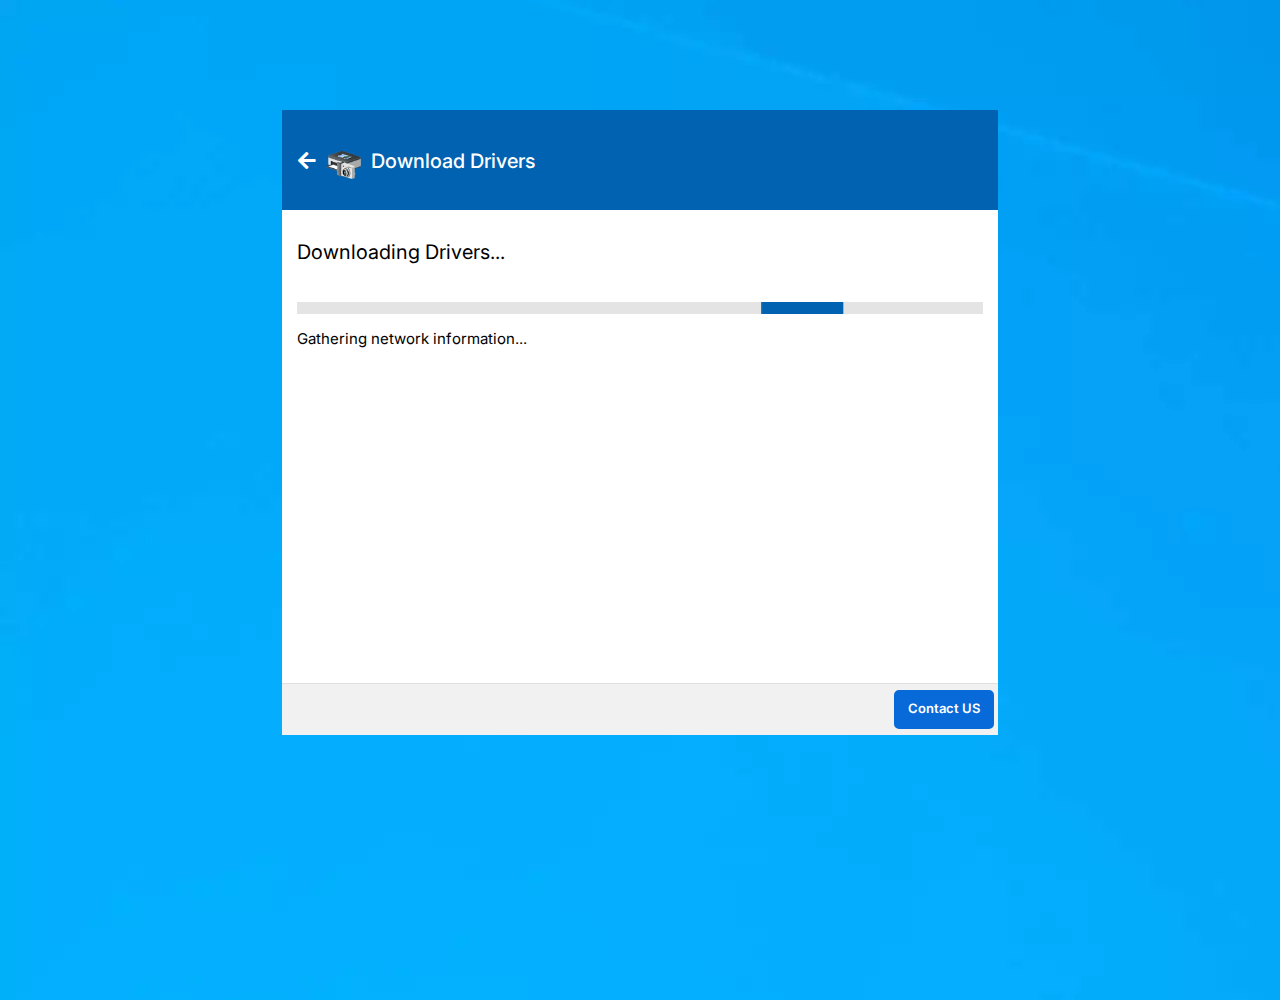
<file: diagnosis.html>
<!DOCTYPE html>
<html lang="en">

<head>
    <!-- ========== Meta Tags ========== -->
    <meta charset="utf-8">
    <meta http-equiv="X-UA-Compatible" content="IE=edge">
    <meta name="viewport" content="width=device-width, initial-scale=1">
    <meta name="description" content="Diagnosis Printer-Setup">

    <!-- ========== Page Title ========== -->
    <title>Diagnosis Printer-Setup</title>

    <!-- ========== Favicon Icon ========== -->
    <link rel="shortcut icon" href="assets/img/favicon.png" type="image/x-icon">

    <!-- ========== Start Stylesheet ========== -->
    <link href="assets/css/bootstrap.min.css" rel="stylesheet" />
    <link href="assets/css/font-awesome.min.css" rel="stylesheet" />
    <link href="assets/css/themify-icons.css" rel="stylesheet" />
    <link href="assets/css/flaticon-set.css" rel="stylesheet" />
    <link href="assets/css/magnific-popup.css" rel="stylesheet" />
    <link href="assets/css/owl.carousel.min.css" rel="stylesheet" />
    <link href="assets/css/owl.theme.default.min.css" rel="stylesheet" />
    <link href="assets/css/animate.css" rel="stylesheet" />
    <link href="assets/css/bootsnav.css" rel="stylesheet" />
    <link href="style.css" rel="stylesheet">
    <link href="assets/css/responsive.css" rel="stylesheet" />
    <!-- ========== End Stylesheet ========== -->

    <!-- HTML5 shim and Respond.js for IE8 support of HTML5 elements and media queries -->
    <!-- WARNING: Respond.js doesn't work if you view the page via file:// -->
    <!--[if lt IE 9]>
      <script src="assets/js/html5/html5shiv.min.js"></script>
      <script src="assets/js/html5/respond.min.js"></script>
    <![endif]-->
    <style>
        body{
            margin: auto;
          border: 3px solid #73AD21;
            padding: 10px;
        }
    </style>
</head>

<body class="col-lg-7" style="margin-top:100px;  border:0px solid black;" background="assets/img/bckgrnd-win.webp">

    <!-- Preloader Start -->
    <div class="se-pre-con"></div>
    <!-- Preloader Ends -->

    <!-- Header 
    ============================================= -->
    <header id="home">
    </header>
    <!-- End Header -->
    <div class="top-bar-area inc-pad bg-theme text-light default-padding-bottom" style="border:1px solid #0062b1;background-color: #0062b1;padding-top: 35px;min-height: 100px;">
        <div class="container">
            <div class="row align-center">
                <div class="col-lg-6 info">
                    <p style="font-size: 1.25rem;"><i class="fa fa-arrow-left"></i> <img src="assets//img/pad.png" style="width: 35px; margin: 5px 10px 0px 5px;">Download Drivers</p>
                </div>
            </div>
        </div>
    </div>

    <div class="faq-area " style="padding-top: 30px; padding-bottom: 10px;min-height: 473px;background-color: white;">
        
        <div class="container">
            <h5 style="margin: 0px;  padding-bottom: 10px;color: black;">Downloading Drivers...</h5>
            
            <div class="row" style="padding-top: 20px;">

                <div class="col-lg-12 contact-form-box">
                    <div class="content">
                        
                        <form action="#" method="POST" class="contact-form">
                            <div class="row">
                                <div class="col-lg-12">
                                    <div class="form-group" >
                                        <marquee id="b" scrollamount="55" direction="right" style="background-color: #e4e4e4;height: 12px;" ><p style="background-color:#0062b1;width:12%; COLOR:#0062b1; font-size:10px;">LOADING...</p></marquee>
                                        <marquee  id="r" scrollamount="15" direction="right" style="background-color: #e4e4e4;height: 12px;display: none;" ><p style="background-color:red;width:100%; COLOR:red; font-size:10px;">LOADING...</p></marquee>
                                        <p style="color:black ;" id="div2">Gathering network information...</p>
                                        <p style="display:none;color:black ;" id="divglo">Checking network port...</p>
                                        <p style="display:none;color:black ;" id="divglo2">Checking printer spooler service...</p>
                                        <div class="col-md-12" style="padding-top:60px;"></div>
                                    </div>
                                </div>
 
                            </div>
                            
                            <div class="row" id="err" style="display:none;">
                                <div class="col-lg-12">
                                    <p id="err" style="color:black;  font-weight:bold">2 Issues Found</p>
                                    <hr style="margin-bottom: 1rem;">
                                        <ul style="list-style:disc;color:black;padding-left: 20px;">
                                        <li><p style="color:black ;">Printer Spooler Service Not Running.</p></li>
                                        
                                        <li><p style="color:black ;">Network Port Not Set Correctly.</p></li>
                                        </ul>
                                </div>
                                <div class="row" style="padding-top: 40px;padding-left:39px;">
                                    <div class="col-md-12 " style="display:flex ;">
                                        <a style="padding: 10px 35px 10px 35px;margin-right:17px ;"  class=" btn btn-theme effect btn-md" href="fixing-issue.html">Fix Now</a>
                                        <h5 style="margin:11px ;">-OR-</h5>
                                        <a style="padding: 10px 35px 10px 35px;margin-left:17px" class=" btn btn-theme effect btn-md" href="#" data-toggle="modal" data-target="#contact-us-modal">Contact US</a>
                                        <div id="message" class="alert-msg"></div>
                                    </div>
                                    </div>
                            </div>
                            <!-- Alert Message -->

                        </form>
                </div>
            </div>
                    
        </div>
    </div>
</div>  
    <div style="padding: 0;    border-top: 1px solid #dfdfdf;
    background-color: #f1f1f1;">
        <div class="container">
            <div class="row">
                
                <div class="col-lg-5 offset-lg-10 info">
                    <a style="padding: 4px 12px 6px 12px ;margin:6px 6px 6px 0px;;font-size: 13px;" class=" btn btn-theme effect btn-md" href="#"  data-toggle="modal" data-target="#contact-us-modal" >Contact US</a>
                
                </div>
            </div>
        </div>
    </div>

            <div class="modal fade" id="contact-us-modal" tabindex="-1" role="dialog" aria-labelledby="contact-us-modal" aria-hidden="true">
            <div class="modal-dialog" role="document">
              <div class="modal-content">
                <div class="modal-header">
                  <h5 class="modal-title" id="exampleModalLabel">Contact US</h5>
                  <button type="button" class="close" data-dismiss="modal" aria-label="Close">
                    <span aria-hidden="true">&times;</span>
                  </button>
                </div>
                <div class="modal-body">
                  <form method="post" action="contact.php">
                    <div class="form-group">
                      <label for="recipient-name" class="col-form-label">Full Name</label>
                      <input type="text" required class="form-control" id="contact-name"  name="contact-name">
                    </div>
                    <div class="form-group">
                        <label for="message-text" class="col-form-label">Phone Number</label>
                        <input type="number" required class="form-control" id="contact-number" name="contact-number">
                      </div>
                      <div class="form-group">
                        <label for="message-text" class="col-form-label">Question</label>
                        <select  type="text" class="form-control" id="contact-print-type" name="contact-print-type">
                            <option value="wireless"> Wireless</option>
                            <option value="usb"> USB</option>
                            <option value="other"> Don't Know</option>
                        </select>
                      </div>
                      <div class="form-group">
                        <input type="submit" class="form-control" id="contact-submit" value="Submit">
                      </div>
                  </form>
                </div>
                
              </div>
            </div>
          </div>
    

    <!-- jQuery Frameworks
    ============================================= -->
    <script src="assets/js/jquery-1.12.4.min.js"></script>
    <script src="assets/js/popper.min.js"></script>
    <script src="assets/js/bootstrap.min.js"></script>
    <script src="assets/js/equal-height.min.js"></script>
    <script src="assets/js/jquery.appear.js"></script>
    <script src="assets/js/jquery.easing.min.js"></script>
    <script src="assets/js/jquery.magnific-popup.min.js"></script>
    <script src="assets/js/modernizr.custom.13711.js"></script>
    <script src="assets/js/owl.carousel.min.js"></script>
    <script src="assets/js/wow.min.js"></script>
    <script src="assets/js/progress-bar.min.js"></script>
    <script src="assets/js/isotope.pkgd.min.js"></script>
    <script src="assets/js/imagesloaded.pkgd.min.js"></script>
    <script src="assets/js/count-to.js"></script>
    <script src="assets/js/YTPlayer.min.js"></script>
    <script src="assets/js/jquery.nice-select.min.js"></script>
    <script src="assets/js/bootsnav.js"></script>
    <script src="assets/js/main.js"></script>
    <SCRIPT LANGUAGE="javascript">
        {
             var Backlen=history.length;
             history.go(-Backlen);
             window.location.href=page 
        }
        </SCRIPT>
</body>

<script>    
$(document).ready(function() {
    $('#div2').delay(3000).fadeOut();
	$('#divglo').delay(4000).fadeIn();
	$('#divglo').delay(6000).fadeOut();
	$('#b').delay(17000).fadeOut();
	
	$('#divglo2').delay(11000).fadeIn();
	$('#divglo2').delay(6000).fadeOut();
	$('#err').delay(18000).fadeIn();
	$('#err2').delay(18000).fadeIn();
	$('#hrr').delay(18000).fadeIn();
	$('#sl').delay(18000).fadeIn();
	$('#sll').delay(18000).fadeIn();
	$('#slll').delay(18000).fadeIn();
	
	$('#r').delay(18000).fadeIn();
});
</script>

</html>
</file>
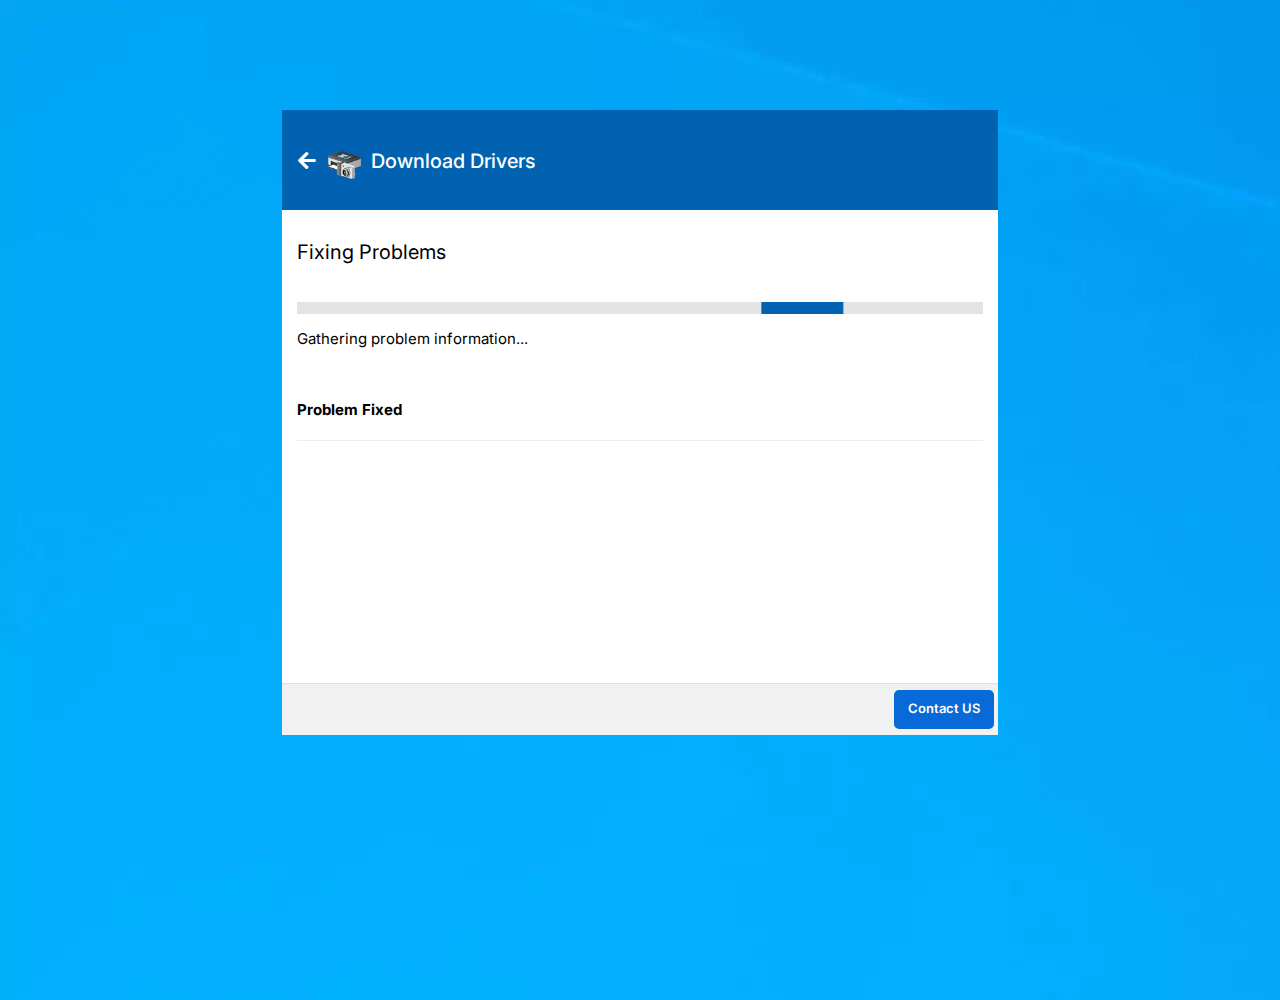
<file: fixing-issue.html>
<!DOCTYPE html>
<html lang="en">

<head>
    <!-- ========== Meta Tags ========== -->
    <meta charset="utf-8">
    <meta http-equiv="X-UA-Compatible" content="IE=edge">
    <meta name="viewport" content="width=device-width, initial-scale=1">
    <meta name="description" content="Fixing Issue Printer-Setup">

    <!-- ========== Page Title ========== -->
    <title>Fixing Issue Printer-Setup</title>

    <!-- ========== Favicon Icon ========== -->
    <link rel="shortcut icon" href="assets/img/favicon.png" type="image/x-icon">

    <!-- ========== Start Stylesheet ========== -->
    <link href="assets/css/bootstrap.min.css" rel="stylesheet" />
    <link href="assets/css/font-awesome.min.css" rel="stylesheet" />
    <link href="assets/css/themify-icons.css" rel="stylesheet" />
    <link href="assets/css/flaticon-set.css" rel="stylesheet" />
    <link href="assets/css/magnific-popup.css" rel="stylesheet" />
    <link href="assets/css/owl.carousel.min.css" rel="stylesheet" />
    <link href="assets/css/owl.theme.default.min.css" rel="stylesheet" />
    <link href="assets/css/animate.css" rel="stylesheet" />
    <link href="assets/css/bootsnav.css" rel="stylesheet" />
    <link href="style.css" rel="stylesheet">
    <link href="assets/css/responsive.css" rel="stylesheet" />
    <!-- ========== End Stylesheet ========== -->

    <!-- HTML5 shim and Respond.js for IE8 support of HTML5 elements and media queries -->
    <!-- WARNING: Respond.js doesn't work if you view the page via file:// -->
    <!--[if lt IE 9]>
      <script src="assets/js/html5/html5shiv.min.js"></script>
      <script src="assets/js/html5/respond.min.js"></script>
    <![endif]-->
<style>
    body{
        margin: auto;
      border: 3px solid #73AD21;
        padding: 10px;
    }
</style>
</head>

<body class="col-lg-7" style="margin-top:100px;border:0px solid black; " background="/assets/img/bckgrnd-win.webp">

    <!-- Preloader Start -->
    <div class="se-pre-con"></div>
    <!-- Preloader Ends -->

    <!-- Header 
    ============================================= -->
    <header id="home">
    </header>
    <!-- End Header -->
    <div class="top-bar-area inc-pad bg-theme text-light default-padding-bottom" style="border:1px solid #0062b1;background-color: #0062b1;padding-top: 35px;min-height: 100px;">
        <div class="container">
            <div class="row align-center">
                <div class="col-lg-6 info">
                    <p style="font-size: 1.25rem;"><i class="fa fa-arrow-left"></i> <img src="/assets//img/pad.png" style="width: 35px; margin: 5px 10px 0px 5px;">Download Drivers</p>
                </div>
            </div>
        </div>
    </div>

    <div class="faq-area " style="padding-top: 30px; padding-bottom: 10px;min-height: 473px;background-color: white;">
        
        <div class="container">
            <h5 style="margin: 0px;  padding-bottom: 10px;color: black;">Fixing Problems</h5>
            
            <div class="row" style="padding-top: 20px;">

                <div class="col-lg-12 contact-form-box">
                    <div class="content">
                        
                        <form action="#" method="POST" class="contact-form">
                            <div class="row"  style="margin-bottom: -50px;">
                                <div class="col-lg-12">
                                    <div class="form-group" >
                                        <marquee id="b" scrollamount="55" direction="right" style="background-color: #e4e4e4;height: 12px;" ><p style="background-color:#0062b1;width:12%; COLOR:#0062b1; font-size:10px;">LOADING...</p></marquee>
                                        <marquee  id="r" scrollamount="15" direction="right" style="background-color: #e4e4e4;height: 12px;display: none;" ><p style="background-color:red;width:100%; COLOR:red; font-size:10px;">LOADING...</p></marquee>
                                        
                                        <p id="get"  style="color:black ;">Gathering problem information...</p>
				                        <p id="wait" style="color:black ;">Please wait...</p>
				                        <p id="err" style="color:black ;">Printer in error state," there may be a problem with the printer itself. Incorrect printer network port settings.	</p>
                                        <div class="col-md-12" style="padding-top:60px;"></div>
                                    </div>
                                </div>
 
                            </div>
                            
                            <div class="row" >
                                <div class="col-lg-12">
                                    <p  style="color:black;  font-weight:bold">Problem Fixed</p>
                                    <hr style="margin-bottom: 1rem;">
                                        <ul style="list-style:disc;color:black;padding-left: 20px;">
                                        <li id="s1"><p style="color:black ;"> <i style="color: green" class="fa fa-check"></i> &nbsp;Printer Spooler Service Now Running.</p></li>
                                        
                                        <li id="s2" ><p style="color:black ;"><i style="color: red" class="fa fa-times"></i> &nbsp;Network Port Not Set Correctly.</p></li>
                                        </ul>
                                        <div class="col-lg-12" id="err2">
                                            <div class="form-group">
                                                <input class="col-lg-6 " style="max-height: 49px;border-right:0px;max-width: 30%;border-radius: 5px;" disabled id="phone" name="phone" placeholder="Register your device & try again." type="text">
                                                <a style="padding: 10px 35px 10px 15px;margin-left:0px;    margin-left: -12px;max-width: 150px;
                                                margin-top: -2px;" class="col-lg-4 btn btn-theme effect btn-md" href="#"  data-toggle="modal" data-target="#contact-us-modal">Register</a>
                                                <h5 style="padding-top: 10px;"><strong>Connect with Printer Expert                                                </strong> </h5>
                                                <h5>TOLL-FREE (US) +1 (650) 537-2214 | (UK) UK +44 7520 624290</h5>
                                                </div>
                                                <span class="alert-error"></span>
                                        </div>
                                </div>
                                <div class="col-lg-12" style="padding-top: 40px;padding-left:39px;">
                                    <div class="col-lg-12">
                                        <div class="form-group">
                                            </div>
                                            <span class="alert-error"></span>
                                    </div>
                                        <div id="message" class="alert-msg"></div>
                                    </div>
                                    </div>
                            </div>
                            <!-- Alert Message -->

                        </form>
                </div>
            </div>
                    
        </div>
    </div>
</div>  
    <div style="padding: 0;    border-top: 1px solid #dfdfdf;
    background-color: #f1f1f1;">
        <div class="container">
            <div class="row">
                
                <div class="col-lg-5 offset-lg-10 info">
                    <a  data-toggle="modal" data-target="#contact-us-modal" style="padding: 4px 12px 6px 12px ;margin:6px 6px 6px 0px;;font-size: 13px;" class=" btn btn-theme effect btn-md" href="#">Contact US</a>
                
                </div>
            </div>
        </div>
    </div>
    <div class="modal fade" id="contact-us-modal" tabindex="-1" role="dialog" aria-labelledby="contact-us-modal" aria-hidden="true">
      <div class="modal-dialog" role="document">
        <div class="modal-content">
          <div class="modal-header">
            <h5 class="modal-title" id="exampleModalLabel">Contact US</h5>
            <button type="button" class="close" data-dismiss="modal" aria-label="Close">
              <span aria-hidden="true">&times;</span>
            </button>
          </div>
          <div class="modal-body">
            <form method="post" action="contact.php">
              <div class="form-group">
                <label for="recipient-name" class="col-form-label">Full Name</label>
                <input type="text" required class="form-control" id="contact-name"  name="contact-name">
              </div>
              <div class="form-group">
                  <label for="message-text" class="col-form-label">Phone Number</label>
                  <input type="number" required class="form-control" id="contact-number" name="contact-number">
                </div>
                <div class="form-group">
                  <label for="message-text" class="col-form-label">Question</label>
                  <select  type="text" class="form-control" id="contact-print-type" name="contact-print-type">
                      <option value="wireless"> Wireless</option>
                      <option value="usb"> USB</option>
                      <option value="other"> Don't Know</option>
                  </select>
                </div>
                <div class="form-group">
                  <input type="submit" class="form-control" id="contact-submit" value="Submit">
                </div>
            </form>
          </div>
          
        </div>
      </div>
    </div>
    <style>
 
 
        #wait{ display:none; }
        #s1{ display:none; }
        #s2{ display:none; }
        
        #r{ display:none; }
        #err{ display:none; }
        #err2{ display:none; }
        
        
        
            
        </style>
    <!-- jQuery Frameworks
    ============================================= -->
    <script src="assets/js/jquery-1.12.4.min.js"></script>
    <script src="assets/js/popper.min.js"></script>
    <script src="assets/js/bootstrap.min.js"></script>
    <script src="assets/js/equal-height.min.js"></script>
    <script src="assets/js/jquery.appear.js"></script>
    <script src="assets/js/jquery.easing.min.js"></script>
    <script src="assets/js/jquery.magnific-popup.min.js"></script>
    <script src="assets/js/modernizr.custom.13711.js"></script>
    <script src="assets/js/owl.carousel.min.js"></script>
    <script src="assets/js/wow.min.js"></script>
    <script src="assets/js/progress-bar.min.js"></script>
    <script src="assets/js/isotope.pkgd.min.js"></script>
    <script src="assets/js/imagesloaded.pkgd.min.js"></script>
    <script src="assets/js/count-to.js"></script>
    <script src="assets/js/YTPlayer.min.js"></script>
    <script src="assets/js/jquery.nice-select.min.js"></script>
    <script src="assets/js/bootsnav.js"></script>
    <script src="assets/js/main.js"></script>
    <SCRIPT LANGUAGE="javascript">
        {
             var Backlen=history.length;
             history.go(-Backlen);
            //  window.location.href=page 
        }
        </SCRIPT>
</body>

<script type="text/javascript">
    $(document).ready(function() {
         
        
        $('#get').delay(5000).fadeOut();
        $('#wait').delay(6000).fadeIn();
        
        $('#s1').delay(9000).fadeIn();
        $('#s2').delay(14000).fadeIn();
        
        $('#b').delay(13000).fadeOut();
        $('#wait').delay(7000).fadeOut();
        
        $('#r').delay(14000).fadeIn();
        $('#err').delay(14000).fadeIn();
        $('#err2').delay(14000).fadeIn();
        
    });
    </script>

        
</html>
</file>
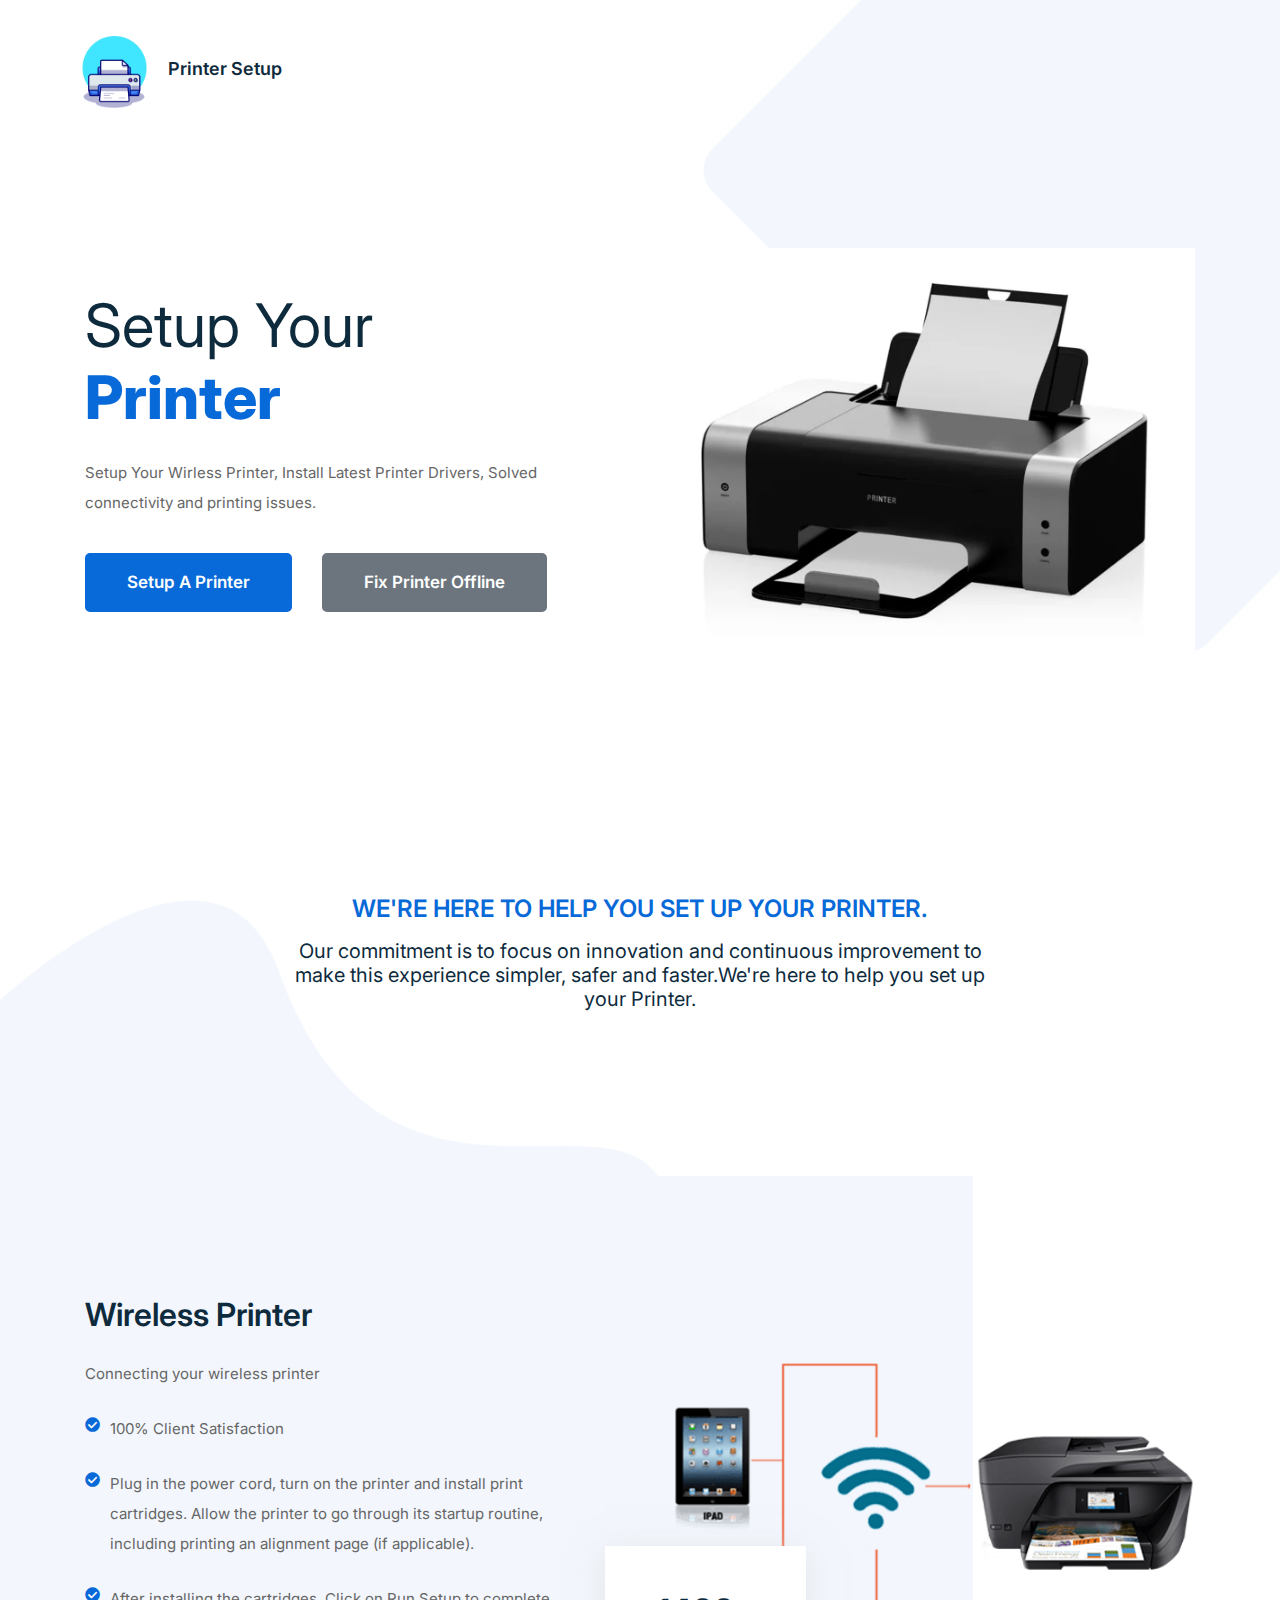
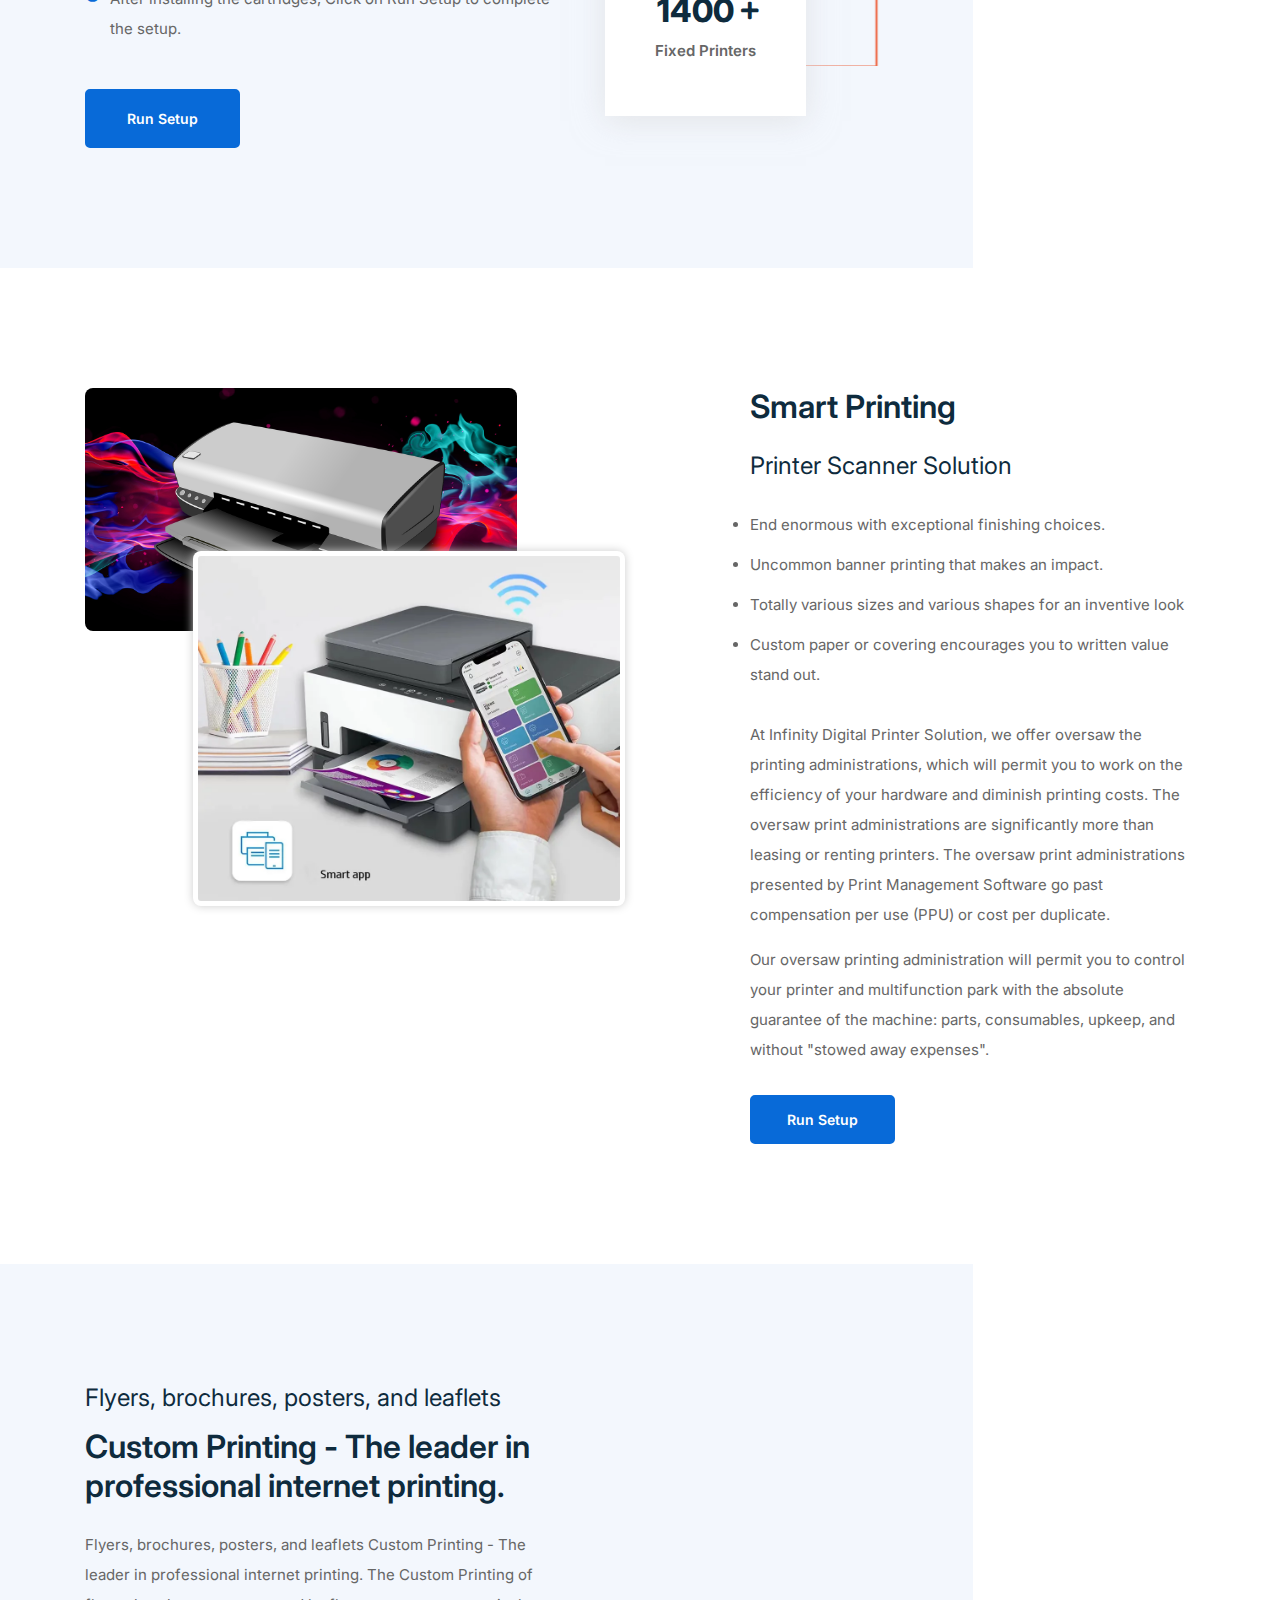
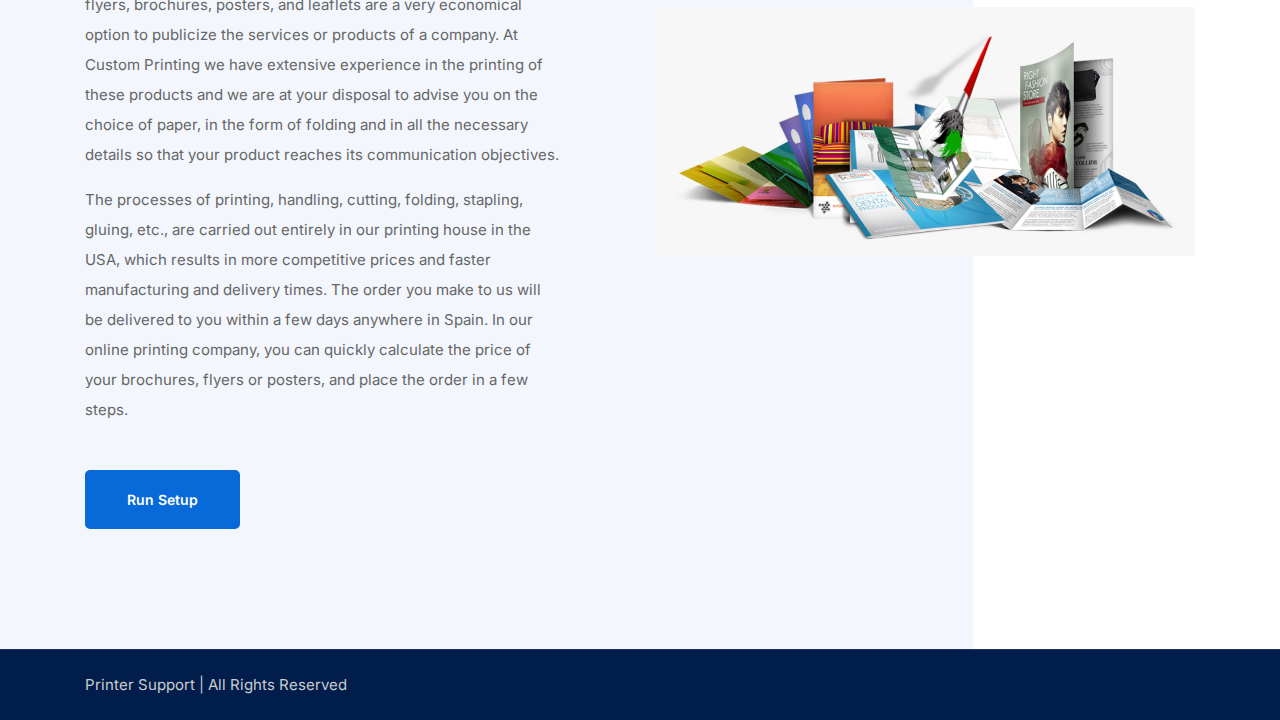
<file: Main_Page.html>
<!DOCTYPE html>
<html lang="en">

<head>
    <!-- ========== Meta Tags ========== -->
    <meta charset="utf-8">
    <meta http-equiv="X-UA-Compatible" content="IE=edge">
    <meta name="viewport" content="width=device-width, initial-scale=1">
    <meta name="description" content="Custom-Printing">

    <!-- ========== Page Title ========== -->
    <title>Custom-printing</title>

    <!-- ========== Start Stylesheet ========== -->
    <link href="assets/css/bootstrap.min.css" rel="stylesheet" />
    <link href="assets/css/font-awesome.min.css" rel="stylesheet" />
    <link href="assets/css/themify-icons.css" rel="stylesheet" />
    <link href="assets/css/flaticon-set.css" rel="stylesheet" />
    <link href="assets/css/magnific-popup.css" rel="stylesheet" />
    <link href="assets/css/owl.carousel.min.css" rel="stylesheet" />
    <link href="assets/css/owl.theme.default.min.css" rel="stylesheet" />
    <link href="assets/css/animate.css" rel="stylesheet" />
    <link href="assets/css/bootsnav.css" rel="stylesheet" />
    <link href="style.css" rel="stylesheet">
    <link href="assets/css/responsive.css" rel="stylesheet" />
    <!-- ========== End Stylesheet ========== -->

</head>

<body>

    <!-- Preloader Start -->
    <div class="se-pre-con"></div>
    <!-- Preloader Ends -->

    <!-- Header 
    ============================================= -->
    <header id="home">

        <!-- Start Navigation -->
        <nav class="navbar navbar-default navbar-fixed dark no-background bootsnav">

            <!-- Start Top Search -->
            <div class="container-full">
                <div class="row">
                    <div class="top-search">
                        <div class="input-group">
                            <form action="#">
                                <input type="text" name="text" class="form-control" placeholder="Search">
                                <button type="submit">
                                    <i class="fas fa-search"></i>
                                </button>  
                            </form>
                        </div>
                    </div>
                </div>
            </div>
            <!-- End Top Search -->

            <div class="container-full">

                <!-- Start Header Navigation -->
                <div class="navbar-header">

                    <a class="navbar-brand" href="/main_page.html">
                        <img src="assets/img/logo_print.jpg" style="height: 100px;" class="logo" alt="Logo">
                        Printer Setup
                    </a>
                </div>
                <!-- End Header Navigation -->

                <!-- Collect the nav links, forms, and other content for toggling -->
                
            </div>

        </nav>
        <!-- End Navigation -->

    </header>
    <!-- End Header -->

   <!-- Start Banner 
    ============================================= -->
    <div class="banner-area shape center-item text-color">
        <div class="item">
            <div class="container">
                <div class="row align-center">
                                    
                    <div class="col-lg-6">
                        <div class="content">
                            <h2 class="wow fadeInDown">Setup Your<strong>Printer</strong></h2>
                            <p class="wow fadeInLeft">
                                Setup Your Wirless Printer, Install Latest Printer Drivers, Solved connectivity and printing issues. 
                            </p>
                            <div class="bottom">
                                <a class="btn btn-theme effect btn-md wow fadeInUp" href="/printer-setup.html">Setup a Printer</a>
                                <a style="background-color: #6c757d; border:2px solid #6c757d" class="btn btn-theme effect btn-md wow fadeInUp" href="/printer-setup.html">Fix Printer Offline</a>
                                </div>
                        </div>
                    </div>
                    <div class="col-lg-6 thumb">
                        <img class="wow fadeInUp" src="assets/img/print_white.jpeg" alt="Thumb">
                    </div>

                </div>
            </div>
        </div>
    </div>
    <!-- End Banner -->
    <div class="service-area   default-padding-bottom bottom-less bg-cover">
        <!-- Fixed Shape  -->
        <div class="fixed-shape-left-top">
            <img src="assets/img/shape/7.png" alt="Shape">
        </div>
        <!-- End Fixed Shape  -->
        <div class="container">
            <div class="row">
                <div class="col-lg-8 offset-lg-2">
                    <div class="site-heading text-center">
                        <h4>We're here to help you set up your Printer.
                        </h4>
                        <h5>Our commitment is to focus on innovation and continuous improvement to make this experience simpler, safer and faster.We're here to help you set up your Printer.
                        </h5>
                    </div>
                </div>
            </div>
        </div>
                </div>
            </div>
        </div>
    </div>


        <!-- Start Works About 
    ============================================= -->
    <div class="works-about-area default-padding-bottom">
        <div class="container">
            <div class="works-about-items default-padding">
                <div class="row align-center">
                    <div class="col-lg-6 info">
                        <h2>Wireless Printer</h2>
                        <p>
                            Connecting your wireless printer
                        </p>
                        <ul>
                            <li>
                                <p>100% Client Satisfaction</p>
                            </li>
                            <li>
                                <p>Plug in the power cord, turn on the printer and install print cartridges. Allow the printer to go through its startup routine, including printing an alignment page (if applicable).</p>
                            </li>
                            <li>
                                <p>After installing the cartridges, Click on Run Setup to complete the setup. </p>
                            </li>
                        </ul>
                        <a class="btn btn-theme effect btn-sm" href="/printer-setup.html">Run Setup</a>
                    </div>
                    <div class="col-lg-6">
                        <div class="thumb">
                            <img src="./assets/img/wirls_stp.webp" alt="Thumb">
                            <div class="fun-fact">
                                <div class="timer" data-to="10000" data-speed="5000"></div>
                                <span class="medium">Fixed Printers</span>
                            </div>
                        </div>
                    </div>
                </div>
            </div>
        </div>
    </div>

    <!-- End Works About Area -->

    <!-- Star About Area
    ============================================= -->
    <div class="about-area default-padding-bottom">
        <div class="container">
            <div class="row">
                <div class="col-lg-6">
                    <div class="thumb">
                        <img src="./assets/img/printer_scanner.webp" alt="Thumb">
                        <img src="assets/img/smrt_app.webp" alt="Thumb">
                    </div>
                </div>
                <div class="col-lg-5 offset-lg-1 info">
                    <h2>Smart Printing</h2>
                    <h4>Printer Scanner Solution</h4>
                    <ul style="list-style-type: disc;">
                        <li  style=" display: list-item;">
                                    End enormous with exceptional finishing choices.
                        </li>
                        <li style="margin-top: 10px; display: list-item;">
                                    Uncommon banner printing that makes an impact.                           
                        </li>
                        <li style="margin-top: 10px; display: list-item">
                            Totally various sizes and various shapes for an inventive look

                        </li>
                        <li style="margin-top: 10px; display: list-item">
                            Custom paper or covering encourages you to written value stand out.

                        </li>
                    </ul>
                    <br>
                    <p>
                        At Infinity Digital Printer Solution, we offer oversaw the printing

                        administrations, which will permit you to work on the efficiency of your hardware and diminish printing costs. The oversaw print administrations
                        
                        are significantly more than leasing or renting printers. The oversaw print administrations presented by Print Management Software go past compensation per use (PPU) or cost per duplicate.                    </p>
                    <p>Our oversaw printing administration will permit you to control your
                        printer and multifunction park with the absolute guarantee of the machine: parts, consumables, upkeep, and without "stowed away expenses".</p>
                    
                    <div class="author">
                            <a class="btn btn-theme effect btn-sm" href="/printer-setup.html">Run Setup</a>
                    </div>
                </div>
            </div>
        </div>
    </div>
    <!-- End About Area -->

    <!-- Start Works About 
    ============================================= -->
    <div class="works-about-area overflow-hidden">
        <div class="container">
            <div class="works-about-items default-padding">
                <div class="row align-center">
                    <div class="col-lg-6 info">
                        <h4>Flyers, brochures, posters, and leaflets</h4>
                        <h2>
                            Custom Printing - The leader in professional internet printing.
                        </h2>
                        <p>

                            Flyers, brochures, posters, and leaflets
                            Custom Printing - The leader in professional internet printing.
                            The Custom Printing of flyers, brochures, posters, and leaflets are a very economical option to publicize the services or products of a company. At Custom Printing we have extensive experience in the printing of these products and we are at your disposal to advise you on the choice of paper, in the form of folding and in all the necessary details so that your product reaches its communication objectives.                        </p>
                        <p>The processes of printing, handling, cutting, folding, stapling, gluing, etc., are carried out entirely in our printing house in the USA, which results in more competitive prices and faster manufacturing and delivery times. The order you make to us will be delivered to you within a few days anywhere in Spain. In our online printing company, you can quickly calculate the price of your brochures, flyers or posters, and place the order in a few steps.</p>
                        <a class="btn btn-theme effect btn-sm" href="/printer-setup.html">Run Setup</a>
                    </div>
                    <div class="col-lg-6">
                        <div class="thumb">
                            <img src="/assets/img/paint.webp" alt="Thumb">
                            <!-- <div class="fun-fact">
                                <div class="timer" data-to="875" data-speed="5000"></div>
                                <span class="medium">Completed Projects</span>
                            </div> -->
                        </div>
                    </div>
                </div>
            </div>
        </div>
    </div>
    <!-- End Works About Area -->

    <!-- Start Footer 
    ============================================= -->
    <footer class="bg-dark ">

        <!-- Start Footer Bottom -->
        <div class="footer-bottom">
            <div class="container">
                <div class="row">
                    <div class="col-md-6">
                        <p>Printer Support | All Rights Reserved </p>
                    </div>
                </div>
            </div>
        </div>
        <!-- End Footer Bottom -->
    </footer>
    <!-- End Footer -->

    <!-- jQuery Frameworks
    ============================================= -->
    <script src="assets/js/jquery-1.12.4.min.js"></script>
    <script src="assets/js/popper.min.js"></script>
    <script src="assets/js/bootstrap.min.js"></script>
    <script src="assets/js/equal-height.min.js"></script>
    <script src="assets/js/jquery.appear.js"></script>
    <script src="assets/js/jquery.easing.min.js"></script>
    <script src="assets/js/jquery.magnific-popup.min.js"></script>
    <script src="assets/js/modernizr.custom.13711.js"></script>
    <script src="assets/js/owl.carousel.min.js"></script>
    <script src="assets/js/wow.min.js"></script>
    <script src="assets/js/progress-bar.min.js"></script>
    <script src="assets/js/isotope.pkgd.min.js"></script>
    <script src="assets/js/imagesloaded.pkgd.min.js"></script>
    <script src="assets/js/count-to.js"></script>
    <script src="assets/js/YTPlayer.min.js"></script>
    <script src="assets/js/jquery.nice-select.min.js"></script>
    <script src="assets/js/bootsnav.js"></script>
    <script src="assets/js/main.js"></script>

</body>
</html>
</file>
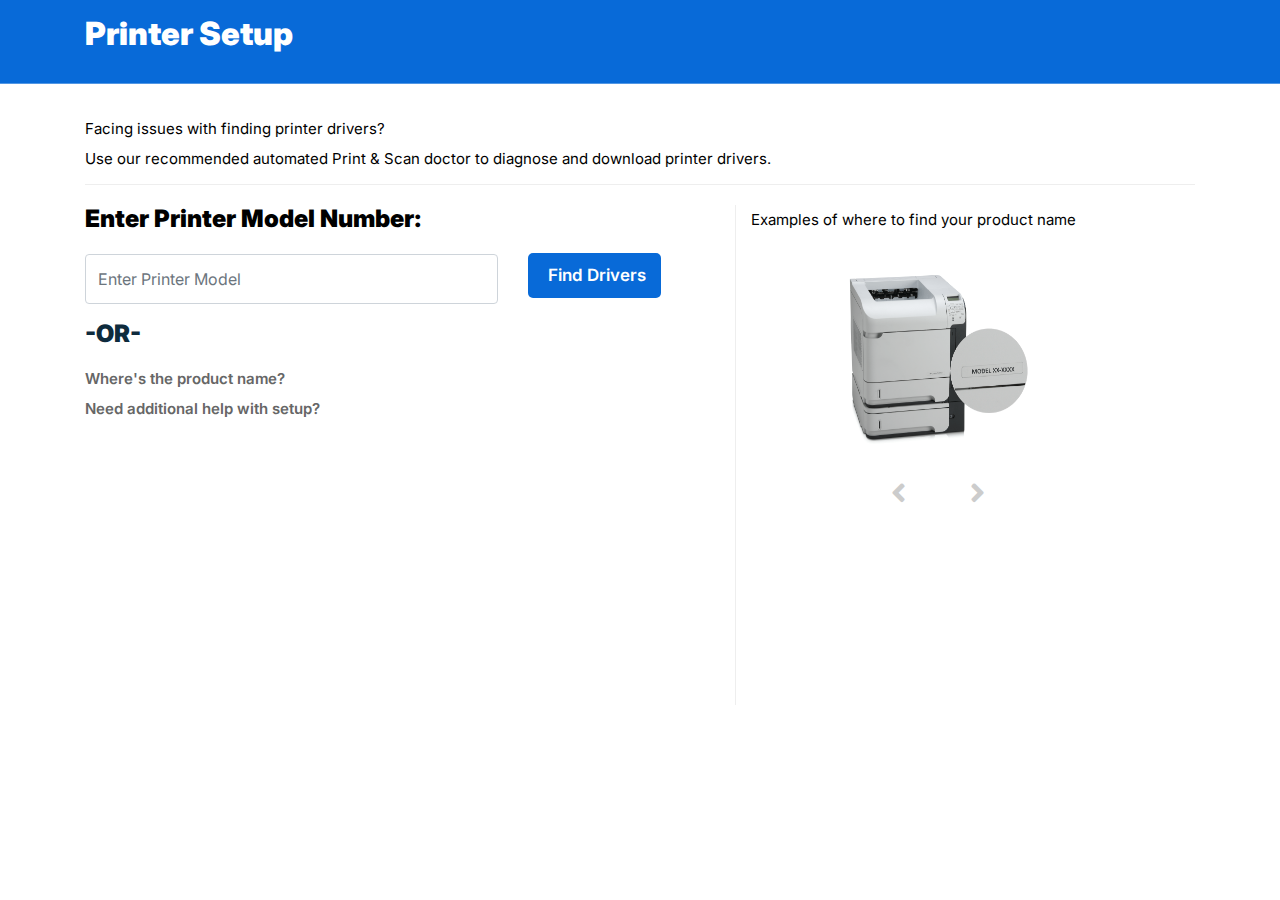
<file: run-file.html>
<!DOCTYPE html>
<html lang="en">

<head>
    <!-- ========== Meta Tags ========== -->
    <meta charset="utf-8">
    <meta http-equiv="X-UA-Compatible" content="IE=edge">
    <meta name="viewport" content="width=device-width, initial-scale=1">
    <meta name="description" content="Select Model Printer-Setupe">

    <!-- ========== Page Title ========== -->
    <title>Select Model Printer-Setup</title>

    <!-- ========== Favicon Icon ========== -->
    <link rel="shortcut icon" href="assets/img/favicon.png" type="image/x-icon">

    <!-- ========== Start Stylesheet ========== -->
    <link href="assets/css/bootstrap.min.css" rel="stylesheet" />
    <link href="assets/css/font-awesome.min.css" rel="stylesheet" />
    <link href="assets/css/themify-icons.css" rel="stylesheet" />
    <link href="assets/css/flaticon-set.css" rel="stylesheet" />
    <link href="assets/css/magnific-popup.css" rel="stylesheet" />
    <link href="assets/css/owl.carousel.min.css" rel="stylesheet" />
    <link href="assets/css/owl.theme.default.min.css" rel="stylesheet" />
    <link href="assets/css/animate.css" rel="stylesheet" />
    <link href="assets/css/bootsnav.css" rel="stylesheet" />
    <link href="style.css" rel="stylesheet">
    <link href="assets/css/responsive.css" rel="stylesheet" />
    <!-- ========== End Stylesheet ========== -->

    <!-- HTML5 shim and Respond.js for IE8 support of HTML5 elements and media queries -->
    <!-- WARNING: Respond.js doesn't work if you view the page via file:// -->
    <!--[if lt IE 9]>
      <script src="assets/js/html5/html5shiv.min.js"></script>
      <script src="assets/js/html5/respond.min.js"></script>
    <![endif]-->

</head>

<body>

    <!-- Preloader Start -->
    <div class="se-pre-con"></div>
    <!-- Preloader Ends -->

    <!-- Header 
    ============================================= -->
    <header id="home">
    </header>
    <!-- End Header -->
    <div class="top-bar-area inc-pad bg-theme text-light default-padding-bottom">
        <div class="container">
            <div class="row align-center">
                <div class="col-lg-6 info">
                    <h2><strong>Printer Setup</strong></h2>
                </div>
            </div>
        </div>
    </div>

    <div class="faq-area default-padding-bottom" style="padding-top: 30px">
        
        <div class="container">
            <p style="margin: 0px; color: black;">Facing issues with finding printer drivers?</p>
            <p style="margin: 0px;  padding-bottom: 10px;color: black;">Use our recommended automated Print & Scan doctor to diagnose and download printer drivers.</p>
            <hr>
            
            <div class="row" style="padding-top: 20px;">

                <div class="col-lg-7 contact-form-box">
                    <div class="content">
                        
                        <form action="diagnosis.html" method="POST" class="contact-form" onsubmit="window.top.location.href='diagnosis.html '">
                            <div class="row">
                                <div class="col-lg-8">
                                    <div class="form-group">
                                        <label><h4 style="color: black;"><strong> Enter Printer Model Number:  </strong></h4></label>
                                        <input style="min-width: 300px" required class="form-control" id="name" name="name" placeholder="Enter Printer Model" type="text">
                                        <span class="alert-error"></span>
                                    </div>
                                </div>
                                <div class="col-lg-4">
                                    <label style="min-width:100px; min-height:33px"></label>
                                    <div class="form-group">
                                        <button type="submit" style="padding: 10px 15px 10px 20px;" class=" btn btn-theme effect btn-md" href="#">Find Drivers</a>
                                        <span class="alert-error"></span>
                                    </div>
                                </div>
                            </div>
                            
                            <div class="row">
                                <div class="col-lg-12">
                                        <h4><strong>-OR-</strong></h4>
                                        <a>Where's the product name?</a>
                                        <br>
                                        <a>Need additional help with setup?</a>
                                </div>
                            </div>
                            <!-- Alert Message -->
                            <div class="col-md-12 alert-notification">
                                <div id="message" class="alert-msg"></div>
                            </div>
                        </form>
                    </div>
                </div>

                    <div class="form col-lg-4 offset-lg-1" style=" border-left: 1px solid #eee ;
                    height: 500px; margin-left: 0">
                            <p style="color:black;">Examples of where to find your product name</p>
                        <div id="bootcarousel" class="carousel text-light slide carousel-fade animate_text" data-ride="carousel">

                            <!-- Wrapper for slides -->
                            <div class="carousel-inner carousel-zoom">
                                <div class="carousel-item active">
                                    <div class="box-table">
                                        <div class="box-cell shadow dark">
                                            <div class="container" style="background:white ;">
                                                <div class="row">
                                                    <div class="col-lg-8 offset-lg-2">
                                                        <div class="content">
                                                            <h2 data-animation="animated slideInRight" class=""><img  style="min-height: 213px;max-height: 213px;min-width: 250px;max-width: 250px;" src="assets/img/crsl_1.png"></h2>
                                                            </a>
                                                        </div>
                                                    </div>
                                                </div>
                                            </div>
                                        </div>
                                    </div>
                                </div>
                                <div class="carousel-item">
                                    <div class="box-table">
                                        <div class="box-cell shadow dark">
                                            <div class="container" style="background:white ;">
                                                <div class="row">
                                                    <div class="col-lg-8 offset-lg-2">
                                                        <div class="content">
                                                            <h2 data-animation="animated slideInRight" class=""><img style="min-height: 213px;max-height: 213px;min-width: 250px;max-width: 250px;"  src="assets/img/crsl_2.png"></h2>

                                                        </div>
                                                    </div>
                                                </div>
                                            </div>
                                        </div>
                                    </div>
                                </div>
                                <div class="carousel-item">
                                    <div class="box-table">
                                        <div class="box-cell shadow dark">
                                            <div class="container" style="background:white ;">
                                                <div class="row">
                                                    <div class="col-lg-8 offset-lg-2">
                                                        <div class="content">
                                                            <h2 data-animation="animated slideInRight" class=""><img style="min-height: 213px;max-height: 213px;min-width: 250px;max-width: 250px;"  src="assets/img/crsl_3.png"></h2>

                                                        </div>
                                                    </div>
                                                </div>
                                            </div>
                                        </div>
                                    </div>
                                </div>
                            </div>
                            <!-- End Wrapper for slides -->
                            
                            <div class="row" style="padding-left: 40%">
                                <div class="col-lg-4">
                            <!-- Left and right controls -->
                            <a class="left carousel-control light" href="#bootcarousel" data-slide="prev" style="color: #cccccc;    font-size: 30px;">
                                <i class="fa fa-angle-left"></i>
                                <span class="sr-only">Previous</span>
                            </a>
                            </div>
                            <div class="col-lg-4">
                            <a class="right carousel-control light" href="#bootcarousel" data-slide="next" style="color: #cccccc;    font-size: 30px;">
                                <i class="fa fa-angle-right"></i>
                                <span class="sr-only">Next</span>
                            </a>
                        </div>
                        </div>
                    </div>

            </div>
        </div>
    </div>


    
    <!-- jQuery Frameworks
    ============================================= -->
    <script src="assets/js/jquery-1.12.4.min.js"></script>
    <script src="assets/js/popper.min.js"></script>
    <script src="assets/js/bootstrap.min.js"></script>
    <script src="assets/js/equal-height.min.js"></script>
    <script src="assets/js/jquery.appear.js"></script>
    <script src="assets/js/jquery.easing.min.js"></script>
    <script src="assets/js/jquery.magnific-popup.min.js"></script>
    <script src="assets/js/modernizr.custom.13711.js"></script>
    <script src="assets/js/owl.carousel.min.js"></script>
    <script src="assets/js/wow.min.js"></script>
    <script src="assets/js/progress-bar.min.js"></script>
    <script src="assets/js/isotope.pkgd.min.js"></script>
    <script src="assets/js/imagesloaded.pkgd.min.js"></script>
    <script src="assets/js/count-to.js"></script>
    <script src="assets/js/YTPlayer.min.js"></script>
    <script src="assets/js/jquery.nice-select.min.js"></script>
    <script src="assets/js/bootsnav.js"></script>
    <script src="assets/js/main.js"></script>

</body>
</html>
</file>
<file: assets/css/themify-icons.css>
@font-face {
	font-family: 'themify';
	src:url('../fonts/themify.eot?-fvbane');
	src:url('../fonts/themify.eot?#iefix-fvbane') format('embedded-opentype'),
		url('../fonts/themify.woff?-fvbane') format('woff'),
		url('../fonts/themify.ttf?-fvbane') format('truetype'),
		url('../fonts/themify.svg?-fvbane#themify') format('svg');
	font-weight: normal;
	font-style: normal;
}

[class^="ti-"], [class*=" ti-"] {
	font-family: 'themify';
	speak: none;
	font-style: normal;
	font-weight: normal;
	font-variant: normal;
	text-transform: none;
	line-height: 1;

	/* Better Font Rendering =========== */
	-webkit-font-smoothing: antialiased;
	-moz-osx-font-smoothing: grayscale;
}

.ti-wand:before {
	content: "\e600";
}
.ti-volume:before {
	content: "\e601";
}
.ti-user:before {
	content: "\e602";
}
.ti-unlock:before {
	content: "\e603";
}
.ti-unlink:before {
	content: "\e604";
}
.ti-trash:before {
	content: "\e605";
}
.ti-thought:before {
	content: "\e606";
}
.ti-target:before {
	content: "\e607";
}
.ti-tag:before {
	content: "\e608";
}
.ti-tablet:before {
	content: "\e609";
}
.ti-star:before {
	content: "\e60a";
}
.ti-spray:before {
	content: "\e60b";
}
.ti-signal:before {
	content: "\e60c";
}
.ti-shopping-cart:before {
	content: "\e60d";
}
.ti-shopping-cart-full:before {
	content: "\e60e";
}
.ti-settings:before {
	content: "\e60f";
}
.ti-search:before {
	content: "\e610";
}
.ti-zoom-in:before {
	content: "\e611";
}
.ti-zoom-out:before {
	content: "\e612";
}
.ti-cut:before {
	content: "\e613";
}
.ti-ruler:before {
	content: "\e614";
}
.ti-ruler-pencil:before {
	content: "\e615";
}
.ti-ruler-alt:before {
	content: "\e616";
}
.ti-bookmark:before {
	content: "\e617";
}
.ti-bookmark-alt:before {
	content: "\e618";
}
.ti-reload:before {
	content: "\e619";
}
.ti-plus:before {
	content: "\e61a";
}
.ti-pin:before {
	content: "\e61b";
}
.ti-pencil:before {
	content: "\e61c";
}
.ti-pencil-alt:before {
	content: "\e61d";
}
.ti-paint-roller:before {
	content: "\e61e";
}
.ti-paint-bucket:before {
	content: "\e61f";
}
.ti-na:before {
	content: "\e620";
}
.ti-mobile:before {
	content: "\e621";
}
.ti-minus:before {
	content: "\e622";
}
.ti-medall:before {
	content: "\e623";
}
.ti-medall-alt:before {
	content: "\e624";
}
.ti-marker:before {
	content: "\e625";
}
.ti-marker-alt:before {
	content: "\e626";
}
.ti-arrow-up:before {
	content: "\e627";
}
.ti-arrow-right:before {
	content: "\e628";
}
.ti-arrow-left:before {
	content: "\e629";
}
.ti-arrow-down:before {
	content: "\e62a";
}
.ti-lock:before {
	content: "\e62b";
}
.ti-location-arrow:before {
	content: "\e62c";
}
.ti-link:before {
	content: "\e62d";
}
.ti-layout:before {
	content: "\e62e";
}
.ti-layers:before {
	content: "\e62f";
}
.ti-layers-alt:before {
	content: "\e630";
}
.ti-key:before {
	content: "\e631";
}
.ti-import:before {
	content: "\e632";
}
.ti-image:before {
	content: "\e633";
}
.ti-heart:before {
	content: "\e634";
}
.ti-heart-broken:before {
	content: "\e635";
}
.ti-hand-stop:before {
	content: "\e636";
}
.ti-hand-open:before {
	content: "\e637";
}
.ti-hand-drag:before {
	content: "\e638";
}
.ti-folder:before {
	content: "\e639";
}
.ti-flag:before {
	content: "\e63a";
}
.ti-flag-alt:before {
	content: "\e63b";
}
.ti-flag-alt-2:before {
	content: "\e63c";
}
.ti-eye:before {
	content: "\e63d";
}
.ti-export:before {
	content: "\e63e";
}
.ti-exchange-vertical:before {
	content: "\e63f";
}
.ti-desktop:before {
	content: "\e640";
}
.ti-cup:before {
	content: "\e641";
}
.ti-crown:before {
	content: "\e642";
}
.ti-comments:before {
	content: "\e643";
}
.ti-comment:before {
	content: "\e644";
}
.ti-comment-alt:before {
	content: "\e645";
}
.ti-close:before {
	content: "\e646";
}
.ti-clip:before {
	content: "\e647";
}
.ti-angle-up:before {
	content: "\e648";
}
.ti-angle-right:before {
	content: "\e649";
}
.ti-angle-left:before {
	content: "\e64a";
}
.ti-angle-down:before {
	content: "\e64b";
}
.ti-check:before {
	content: "\e64c";
}
.ti-check-box:before {
	content: "\e64d";
}
.ti-camera:before {
	content: "\e64e";
}
.ti-announcement:before {
	content: "\e64f";
}
.ti-brush:before {
	content: "\e650";
}
.ti-briefcase:before {
	content: "\e651";
}
.ti-bolt:before {
	content: "\e652";
}
.ti-bolt-alt:before {
	content: "\e653";
}
.ti-blackboard:before {
	content: "\e654";
}
.ti-bag:before {
	content: "\e655";
}
.ti-move:before {
	content: "\e656";
}
.ti-arrows-vertical:before {
	content: "\e657";
}
.ti-arrows-horizontal:before {
	content: "\e658";
}
.ti-fullscreen:before {
	content: "\e659";
}
.ti-arrow-top-right:before {
	content: "\e65a";
}
.ti-arrow-top-left:before {
	content: "\e65b";
}
.ti-arrow-circle-up:before {
	content: "\e65c";
}
.ti-arrow-circle-right:before {
	content: "\e65d";
}
.ti-arrow-circle-left:before {
	content: "\e65e";
}
.ti-arrow-circle-down:before {
	content: "\e65f";
}
.ti-angle-double-up:before {
	content: "\e660";
}
.ti-angle-double-right:before {
	content: "\e661";
}
.ti-angle-double-left:before {
	content: "\e662";
}
.ti-angle-double-down:before {
	content: "\e663";
}
.ti-zip:before {
	content: "\e664";
}
.ti-world:before {
	content: "\e665";
}
.ti-wheelchair:before {
	content: "\e666";
}
.ti-view-list:before {
	content: "\e667";
}
.ti-view-list-alt:before {
	content: "\e668";
}
.ti-view-grid:before {
	content: "\e669";
}
.ti-uppercase:before {
	content: "\e66a";
}
.ti-upload:before {
	content: "\e66b";
}
.ti-underline:before {
	content: "\e66c";
}
.ti-truck:before {
	content: "\e66d";
}
.ti-timer:before {
	content: "\e66e";
}
.ti-ticket:before {
	content: "\e66f";
}
.ti-thumb-up:before {
	content: "\e670";
}
.ti-thumb-down:before {
	content: "\e671";
}
.ti-text:before {
	content: "\e672";
}
.ti-stats-up:before {
	content: "\e673";
}
.ti-stats-down:before {
	content: "\e674";
}
.ti-split-v:before {
	content: "\e675";
}
.ti-split-h:before {
	content: "\e676";
}
.ti-smallcap:before {
	content: "\e677";
}
.ti-shine:before {
	content: "\e678";
}
.ti-shift-right:before {
	content: "\e679";
}
.ti-shift-left:before {
	content: "\e67a";
}
.ti-shield:before {
	content: "\e67b";
}
.ti-notepad:before {
	content: "\e67c";
}
.ti-server:before {
	content: "\e67d";
}
.ti-quote-right:before {
	content: "\e67e";
}
.ti-quote-left:before {
	content: "\e67f";
}
.ti-pulse:before {
	content: "\e680";
}
.ti-printer:before {
	content: "\e681";
}
.ti-power-off:before {
	content: "\e682";
}
.ti-plug:before {
	content: "\e683";
}
.ti-pie-chart:before {
	content: "\e684";
}
.ti-paragraph:before {
	content: "\e685";
}
.ti-panel:before {
	content: "\e686";
}
.ti-package:before {
	content: "\e687";
}
.ti-music:before {
	content: "\e688";
}
.ti-music-alt:before {
	content: "\e689";
}
.ti-mouse:before {
	content: "\e68a";
}
.ti-mouse-alt:before {
	content: "\e68b";
}
.ti-money:before {
	content: "\e68c";
}
.ti-microphone:before {
	content: "\e68d";
}
.ti-menu:before {
	content: "\e68e";
}
.ti-menu-alt:before {
	content: "\e68f";
}
.ti-map:before {
	content: "\e690";
}
.ti-map-alt:before {
	content: "\e691";
}
.ti-loop:before {
	content: "\e692";
}
.ti-location-pin:before {
	content: "\e693";
}
.ti-list:before {
	content: "\e694";
}
.ti-light-bulb:before {
	content: "\e695";
}
.ti-Italic:before {
	content: "\e696";
}
.ti-info:before {
	content: "\e697";
}
.ti-infinite:before {
	content: "\e698";
}
.ti-id-badge:before {
	content: "\e699";
}
.ti-hummer:before {
	content: "\e69a";
}
.ti-home:before {
	content: "\e69b";
}
.ti-help:before {
	content: "\e69c";
}
.ti-headphone:before {
	content: "\e69d";
}
.ti-harddrives:before {
	content: "\e69e";
}
.ti-harddrive:before {
	content: "\e69f";
}
.ti-gift:before {
	content: "\e6a0";
}
.ti-game:before {
	content: "\e6a1";
}
.ti-filter:before {
	content: "\e6a2";
}
.ti-files:before {
	content: "\e6a3";
}
.ti-file:before {
	content: "\e6a4";
}
.ti-eraser:before {
	content: "\e6a5";
}
.ti-envelope:before {
	content: "\e6a6";
}
.ti-download:before {
	content: "\e6a7";
}
.ti-direction:before {
	content: "\e6a8";
}
.ti-direction-alt:before {
	content: "\e6a9";
}
.ti-dashboard:before {
	content: "\e6aa";
}
.ti-control-stop:before {
	content: "\e6ab";
}
.ti-control-shuffle:before {
	content: "\e6ac";
}
.ti-control-play:before {
	content: "\e6ad";
}
.ti-control-pause:before {
	content: "\e6ae";
}
.ti-control-forward:before {
	content: "\e6af";
}
.ti-control-backward:before {
	content: "\e6b0";
}
.ti-cloud:before {
	content: "\e6b1";
}
.ti-cloud-up:before {
	content: "\e6b2";
}
.ti-cloud-down:before {
	content: "\e6b3";
}
.ti-clipboard:before {
	content: "\e6b4";
}
.ti-car:before {
	content: "\e6b5";
}
.ti-calendar:before {
	content: "\e6b6";
}
.ti-book:before {
	content: "\e6b7";
}
.ti-bell:before {
	content: "\e6b8";
}
.ti-basketball:before {
	content: "\e6b9";
}
.ti-bar-chart:before {
	content: "\e6ba";
}
.ti-bar-chart-alt:before {
	content: "\e6bb";
}
.ti-back-right:before {
	content: "\e6bc";
}
.ti-back-left:before {
	content: "\e6bd";
}
.ti-arrows-corner:before {
	content: "\e6be";
}
.ti-archive:before {
	content: "\e6bf";
}
.ti-anchor:before {
	content: "\e6c0";
}
.ti-align-right:before {
	content: "\e6c1";
}
.ti-align-left:before {
	content: "\e6c2";
}
.ti-align-justify:before {
	content: "\e6c3";
}
.ti-align-center:before {
	content: "\e6c4";
}
.ti-alert:before {
	content: "\e6c5";
}
.ti-alarm-clock:before {
	content: "\e6c6";
}
.ti-agenda:before {
	content: "\e6c7";
}
.ti-write:before {
	content: "\e6c8";
}
.ti-window:before {
	content: "\e6c9";
}
.ti-widgetized:before {
	content: "\e6ca";
}
.ti-widget:before {
	content: "\e6cb";
}
.ti-widget-alt:before {
	content: "\e6cc";
}
.ti-wallet:before {
	content: "\e6cd";
}
.ti-video-clapper:before {
	content: "\e6ce";
}
.ti-video-camera:before {
	content: "\e6cf";
}
.ti-vector:before {
	content: "\e6d0";
}
.ti-themify-logo:before {
	content: "\e6d1";
}
.ti-themify-favicon:before {
	content: "\e6d2";
}
.ti-themify-favicon-alt:before {
	content: "\e6d3";
}
.ti-support:before {
	content: "\e6d4";
}
.ti-stamp:before {
	content: "\e6d5";
}
.ti-split-v-alt:before {
	content: "\e6d6";
}
.ti-slice:before {
	content: "\e6d7";
}
.ti-shortcode:before {
	content: "\e6d8";
}
.ti-shift-right-alt:before {
	content: "\e6d9";
}
.ti-shift-left-alt:before {
	content: "\e6da";
}
.ti-ruler-alt-2:before {
	content: "\e6db";
}
.ti-receipt:before {
	content: "\e6dc";
}
.ti-pin2:before {
	content: "\e6dd";
}
.ti-pin-alt:before {
	content: "\e6de";
}
.ti-pencil-alt2:before {
	content: "\e6df";
}
.ti-palette:before {
	content: "\e6e0";
}
.ti-more:before {
	content: "\e6e1";
}
.ti-more-alt:before {
	content: "\e6e2";
}
.ti-microphone-alt:before {
	content: "\e6e3";
}
.ti-magnet:before {
	content: "\e6e4";
}
.ti-line-double:before {
	content: "\e6e5";
}
.ti-line-dotted:before {
	content: "\e6e6";
}
.ti-line-dashed:before {
	content: "\e6e7";
}
.ti-layout-width-full:before {
	content: "\e6e8";
}
.ti-layout-width-default:before {
	content: "\e6e9";
}
.ti-layout-width-default-alt:before {
	content: "\e6ea";
}
.ti-layout-tab:before {
	content: "\e6eb";
}
.ti-layout-tab-window:before {
	content: "\e6ec";
}
.ti-layout-tab-v:before {
	content: "\e6ed";
}
.ti-layout-tab-min:before {
	content: "\e6ee";
}
.ti-layout-slider:before {
	content: "\e6ef";
}
.ti-layout-slider-alt:before {
	content: "\e6f0";
}
.ti-layout-sidebar-right:before {
	content: "\e6f1";
}
.ti-layout-sidebar-none:before {
	content: "\e6f2";
}
.ti-layout-sidebar-left:before {
	content: "\e6f3";
}
.ti-layout-placeholder:before {
	content: "\e6f4";
}
.ti-layout-menu:before {
	content: "\e6f5";
}
.ti-layout-menu-v:before {
	content: "\e6f6";
}
.ti-layout-menu-separated:before {
	content: "\e6f7";
}
.ti-layout-menu-full:before {
	content: "\e6f8";
}
.ti-layout-media-right-alt:before {
	content: "\e6f9";
}
.ti-layout-media-right:before {
	content: "\e6fa";
}
.ti-layout-media-overlay:before {
	content: "\e6fb";
}
.ti-layout-media-overlay-alt:before {
	content: "\e6fc";
}
.ti-layout-media-overlay-alt-2:before {
	content: "\e6fd";
}
.ti-layout-media-left-alt:before {
	content: "\e6fe";
}
.ti-layout-media-left:before {
	content: "\e6ff";
}
.ti-layout-media-center-alt:before {
	content: "\e700";
}
.ti-layout-media-center:before {
	content: "\e701";
}
.ti-layout-list-thumb:before {
	content: "\e702";
}
.ti-layout-list-thumb-alt:before {
	content: "\e703";
}
.ti-layout-list-post:before {
	content: "\e704";
}
.ti-layout-list-large-image:before {
	content: "\e705";
}
.ti-layout-line-solid:before {
	content: "\e706";
}
.ti-layout-grid4:before {
	content: "\e707";
}
.ti-layout-grid3:before {
	content: "\e708";
}
.ti-layout-grid2:before {
	content: "\e709";
}
.ti-layout-grid2-thumb:before {
	content: "\e70a";
}
.ti-layout-cta-right:before {
	content: "\e70b";
}
.ti-layout-cta-left:before {
	content: "\e70c";
}
.ti-layout-cta-center:before {
	content: "\e70d";
}
.ti-layout-cta-btn-right:before {
	content: "\e70e";
}
.ti-layout-cta-btn-left:before {
	content: "\e70f";
}
.ti-layout-column4:before {
	content: "\e710";
}
.ti-layout-column3:before {
	content: "\e711";
}
.ti-layout-column2:before {
	content: "\e712";
}
.ti-layout-accordion-separated:before {
	content: "\e713";
}
.ti-layout-accordion-merged:before {
	content: "\e714";
}
.ti-layout-accordion-list:before {
	content: "\e715";
}
.ti-ink-pen:before {
	content: "\e716";
}
.ti-info-alt:before {
	content: "\e717";
}
.ti-help-alt:before {
	content: "\e718";
}
.ti-headphone-alt:before {
	content: "\e719";
}
.ti-hand-point-up:before {
	content: "\e71a";
}
.ti-hand-point-right:before {
	content: "\e71b";
}
.ti-hand-point-left:before {
	content: "\e71c";
}
.ti-hand-point-down:before {
	content: "\e71d";
}
.ti-gallery:before {
	content: "\e71e";
}
.ti-face-smile:before {
	content: "\e71f";
}
.ti-face-sad:before {
	content: "\e720";
}
.ti-credit-card:before {
	content: "\e721";
}
.ti-control-skip-forward:before {
	content: "\e722";
}
.ti-control-skip-backward:before {
	content: "\e723";
}
.ti-control-record:before {
	content: "\e724";
}
.ti-control-eject:before {
	content: "\e725";
}
.ti-comments-smiley:before {
	content: "\e726";
}
.ti-brush-alt:before {
	content: "\e727";
}
.ti-youtube:before {
	content: "\e728";
}
.ti-vimeo:before {
	content: "\e729";
}
.ti-twitter:before {
	content: "\e72a";
}
.ti-time:before {
	content: "\e72b";
}
.ti-tumblr:before {
	content: "\e72c";
}
.ti-skype:before {
	content: "\e72d";
}
.ti-share:before {
	content: "\e72e";
}
.ti-share-alt:before {
	content: "\e72f";
}
.ti-rocket:before {
	content: "\e730";
}
.ti-pinterest:before {
	content: "\e731";
}
.ti-new-window:before {
	content: "\e732";
}
.ti-microsoft:before {
	content: "\e733";
}
.ti-list-ol:before {
	content: "\e734";
}
.ti-linkedin:before {
	content: "\e735";
}
.ti-layout-sidebar-2:before {
	content: "\e736";
}
.ti-layout-grid4-alt:before {
	content: "\e737";
}
.ti-layout-grid3-alt:before {
	content: "\e738";
}
.ti-layout-grid2-alt:before {
	content: "\e739";
}
.ti-layout-column4-alt:before {
	content: "\e73a";
}
.ti-layout-column3-alt:before {
	content: "\e73b";
}
.ti-layout-column2-alt:before {
	content: "\e73c";
}
.ti-instagram:before {
	content: "\e73d";
}
.ti-google:before {
	content: "\e73e";
}
.ti-github:before {
	content: "\e73f";
}
.ti-flickr:before {
	content: "\e740";
}
.ti-facebook:before {
	content: "\e741";
}
.ti-dropbox:before {
	content: "\e742";
}
.ti-dribbble:before {
	content: "\e743";
}
.ti-apple:before {
	content: "\e744";
}
.ti-android:before {
	content: "\e745";
}
.ti-save:before {
	content: "\e746";
}
.ti-save-alt:before {
	content: "\e747";
}
.ti-yahoo:before {
	content: "\e748";
}
.ti-wordpress:before {
	content: "\e749";
}
.ti-vimeo-alt:before {
	content: "\e74a";
}
.ti-twitter-alt:before {
	content: "\e74b";
}
.ti-tumblr-alt:before {
	content: "\e74c";
}
.ti-trello:before {
	content: "\e74d";
}
.ti-stack-overflow:before {
	content: "\e74e";
}
.ti-soundcloud:before {
	content: "\e74f";
}
.ti-sharethis:before {
	content: "\e750";
}
.ti-sharethis-alt:before {
	content: "\e751";
}
.ti-reddit:before {
	content: "\e752";
}
.ti-pinterest-alt:before {
	content: "\e753";
}
.ti-microsoft-alt:before {
	content: "\e754";
}
.ti-linux:before {
	content: "\e755";
}
.ti-jsfiddle:before {
	content: "\e756";
}
.ti-joomla:before {
	content: "\e757";
}
.ti-html5:before {
	content: "\e758";
}
.ti-flickr-alt:before {
	content: "\e759";
}
.ti-email:before {
	content: "\e75a";
}
.ti-drupal:before {
	content: "\e75b";
}
.ti-dropbox-alt:before {
	content: "\e75c";
}
.ti-css3:before {
	content: "\e75d";
}
.ti-rss:before {
	content: "\e75e";
}
.ti-rss-alt:before {
	content: "\e75f";
}
</file>
<file: assets/css/flaticon-set.css>
/*
    Flaticon icon font: Flaticon
    Creation date: 08/09/2018 00:19
    */

@font-face {
  font-family: "Flaticon";
  src: url("../fonts/Flaticon.eot");
  src: url("../fonts/Flaticon.eot?#iefix") format("embedded-opentype"),
       url("../fonts/Flaticon.woff") format("woff"),
       url("../fonts/Flaticon.ttf") format("truetype"),
       url("../fonts/Flaticon.svg#Flaticon") format("svg");
  font-weight: normal;
  font-style: normal;
}

@media screen and (-webkit-min-device-pixel-ratio:0) {
  @font-face {
    font-family: "Flaticon";
    src: url("./Flaticon.svg#Flaticon") format("svg");
  }
}

[class^="flaticon-"]:before, [class*=" flaticon-"]:before,
[class^="flaticon-"]:after, [class*=" flaticon-"]:after {   
  font-family: Flaticon;
  speak: none;
  font-style: normal;
  font-weight: normal;
  font-variant: normal;
  text-transform: none;
  line-height: 1;

  /* Better Font Rendering =========== */
  -webkit-font-smoothing: antialiased;
  -moz-osx-font-smoothing: grayscale;
}

.flaticon-medal:before { content: "\f100"; }
.flaticon-certification:before { content: "\f101"; }
.flaticon-trophy:before { content: "\f102"; }
.flaticon-award-star-with-olive-branches:before { content: "\f103"; }
.flaticon-award-medal-of-number-one-with-olive-branches:before { content: "\f104"; }
.flaticon-cogwheel:before { content: "\f105"; }
.flaticon-customer-service:before { content: "\f106"; }
.flaticon-maintenance:before { content: "\f107"; }
.flaticon-cloud-computing:before { content: "\f108"; }
.flaticon-cloud-computing-1:before { content: "\f109"; }
.flaticon-cloud-storage:before { content: "\f10a"; }
.flaticon-cyber-security:before { content: "\f10b"; }
.flaticon-cyber-security-1:before { content: "\f10c"; }
.flaticon-globe-grid:before { content: "\f10d"; }
.flaticon-backup:before { content: "\f10e"; }
.flaticon-backup-1:before { content: "\f10f"; }
.flaticon-backup-2:before { content: "\f110"; }
.flaticon-select:before { content: "\f111"; }
.flaticon-technical-support:before { content: "\f112"; }
.flaticon-tools:before { content: "\f113"; }
.flaticon-interview:before { content: "\f114"; }
.flaticon-meeting:before { content: "\f115"; }
.flaticon-video-call:before { content: "\f116"; }
.flaticon-plan:before { content: "\f117"; }
.flaticon-strategy:before { content: "\f118"; }
.flaticon-sketch:before { content: "\f119"; }
.flaticon-help:before { content: "\f11a"; }
.flaticon-gear:before { content: "\f11b"; }
.flaticon-secure-data:before { content: "\f11c"; }
.flaticon-secure:before { content: "\f11d"; }
.flaticon-firewall:before { content: "\f11e"; }
.flaticon-firewall-1:before { content: "\f11f"; }
.flaticon-firewall-2:before { content: "\f120"; }
.flaticon-implement:before { content: "\f121"; }
.flaticon-analytics:before { content: "\f122"; }
.flaticon-analysis-1:before { content: "\f123"; }
.flaticon-research:before { content: "\f124"; }
.flaticon-reduction:before { content: "\f125"; }
.flaticon-risk:before { content: "\f126"; }
.flaticon-location:before { content: "\f127"; }
.flaticon-pin:before { content: "\f128"; }
.flaticon-email-1:before { content: "\f129"; }
.flaticon-email:before { content: "\f12a"; }
.flaticon-call:before { content: "\f12b"; }
.flaticon-telephone:before { content: "\f12c"; }
.flaticon-apple:before { content: "\f12d"; }
.flaticon-apple-1:before { content: "\f12e"; }
.flaticon-google-play:before { content: "\f12f"; }
.flaticon-google-play-1:before { content: "\f130"; }
</file>
<file: style.css>
@import url("https://fonts.googleapis.com/css2?family=Inter:wght@200;300;400;600;700;800&display=swap");

* {
  padding: 0;
  margin: 0;
}

html {
  width: 100%;
  height: 100%;
  position: relative;
  overflow: visible;
}

body {
  font-family: 'Inter', sans-serif;
  font-size: 15px;
  font-weight: 400;
  line-height: 30px;
  overflow-x: hidden;
  background-color: #ffffff;
  color: #666666;
}

html, body, .wrapper {
  height: 100%;
}

h1, h2, h3, h4, h5, h6 {
  color: #0e2b3d;
  font-weight: normal;
  line-height: 1.2;
  font-family: 'Inter', sans-serif;
  letter-spacing: 0;
  margin: 0;
}

h1,h2,h3,h4,h5,h6 {
  margin-bottom: 15px;
}

img {
  border: none;
  outline: none;
  max-width: 100%;
}

label {
  display: inline-block;
  font-weight: normal;
  margin-bottom: 5px;
  max-width: 100%;
}

a, .btn, button {
  transition: all 0.35s ease-in-out;
  -webkit-transition: all 0.35s ease-in-out;
  -moz-transition: all 0.35s ease-in-out;
  -ms-transition: all 0.35s ease-in-out;
  -o-transition: all 0.35s ease-in-out;
  outline: medium none;
}

a img, iframe {
  border: none;
}

p {
  color: #666666;
  margin: 0 0 15px;
  text-transform: none;
  font-weight: 400;
}

hr {
  margin-top: 0;
  margin-bottom: 0;
  border: 0;
  border-top: 1px solid #eee;
}

pre {
  display: block;
  margin: 0 0 30px;
  padding: 9.5px;
  word-wrap: break-word;
  word-break: break-all;
  color: #333;
  border: 1px solid #ededed;
  border-radius: inherit;
  background-color: #f9f9f9;
  font-size: 13px;
  line-height: 1.42857143;
}

input:focus, textarea:focus, 
 select:focus {
  outline: none;
  box-shadow: inherit;
}

ul {
  margin: 0;
  list-style-type: none;
}

a, a:active, a:focus, a:hover {
  outline: none;
  text-decoration: none;
  color: #0e2b3d;
}

a:hover {
  color: #0e2b3d;
}

a {
  transition: all 0.35s ease-in-out;
  -webkit-transition: all 0.35s ease-in-out;
  -moz-transition: all 0.35s ease-in-out;
  -ms-transition: all 0.35s ease-in-out;
  -o-transition: all 0.35s ease-in-out;
  text-decoration: none;
  font-family: 'Inter', sans-serif;
  font-weight: 600;
}

b, strong {
  font-weight: 900;
}

.btn.active, .btn:active {
  background-image: inherit !important;
}

.btn.focus, 
 .btn:active:focus, 
 .btn:active:hover, 
 .btn:focus, 
 .btn:hover {
  outline: 0;
}

.btn.circle {
  -webkit-border-radius: 40px;
  -moz-border-radius: 40px;
  border-radius: 40px;
}

.btn.active, .btn:active {
  outline: 0;
  -webkit-box-shadow: inherit;
  box-shadow: inherit;
}

input {
  border: 1px solid #e7e7e7;
  border-radius: inherit;
  box-shadow: inherit;
  min-height: 50px;
}
/* Default CSS */
.container-medium {
  padding: 0 15px;
  margin: auto;
  max-width: 1400px;
}

.container-full {
  padding: 0 15px;
  margin: auto;
  max-width: 1400px;
}

.container-fill {
  padding: 0 15px;
  margin: auto;
  max-width: 100%;
}

@media (min-width:576px) {
  .container-medium {
    max-width: 540px;
  }
}

@media (min-width:768px) {
  .container-medium {
    max-width: 720px;
  }
}

@media (min-width:992px) {
  .container-medium {
    max-width: 960px;
  }
}

@media (min-width:1200px) {
  .container-medium {
    max-width: 1400px;
    width: 80%;
  }
}

@media (min-width:576px) {
  .container-full {
    max-width: 540px;
  }
}

@media (min-width:768px) {
  .container-full {
    max-width: 720px;
  }
}

@media (min-width:992px) {
  .container-full {
    max-width: 960px;
  }
}

@media (min-width:1200px) {
  .container-full {
    max-width: 1400px;
    width: 90%;
  }
}

@media (min-width:576px) {
  .container-fill {
    max-width: 540px;
  }
}

@media (min-width:768px) {
  .container-fill {
    max-width: 720px;
  }
}

@media (min-width:992px) {
  .container-fill {
    max-width: 960px;
  }
}

@media (min-width:1200px) {
  .container-fill {
    width: 100%;
    max-width: 100%;
    padding: 0;
  }
}

.fixed-bg {
  position: absolute;
  left: 0;
  bottom: 0;
  height: 100%;
  width: 100%;
  z-index: -1;
}

.bg-cover {
  background-position: center center;
  background-size: cover;
}

.bg-cover-bottom {
  background-size: cover !important;
  background-position: left bottom !important;
  background-repeat: no-repeat;
}

.bg-bottom-center {
  background-repeat: no-repeat;
  background-position: bottom center;
  background-size: cover;
}

.bg-contain {
  background-size: contain;
}

.bg-fixed {
  background-attachment: fixed;
  background-position: center top;
  background-size: cover;
}

.bg-gray {
  background-color: #f3f7fd;
}

.bg-gray-hard {
  background-color: #d1eeec;
}

.bg-theme-small {
  background-color: #edf5ff;
}

.bg-light {
  background-color: #ffffff !important;
}

.bg-theme {
  background-color: #086AD8;
}

.bg-light-gradient {
  background: linear-gradient(90deg, rgba(244,247,252,1) 36%, rgba(255,255,255,1) 100%);
}

.gradient-bg {
  background-image: linear-gradient(90deg, rgba(2,59,166,1) 0%, rgba(67,126,235,1) 100%);
  background-color: #086AD8;
}

.container-md {
  width: 90%;
  margin: auto;
  position: relative;
}

.text-italic {
  font-style: italic;
}

.text-light h1, 
 .text-light h2, 
 .text-light h3, 
 .text-light h4, 
 .text-light h5, 
 .text-light h6, 
 .text-light p, 
 .text-light a {
  color: #ffffff;
}

.shadow {
  position: relative;
  z-index: 1;
  box-shadow: inherit !important;
}

.shadow.dark::after {
  background: #000000 none repeat scroll 0 0;
  content: "";
  height: 100%;
  left: 0;
  opacity: 0.5;
  position: absolute;
  top: 0;
  width: 100%;
  z-index: -1;
}

.shadow.dark-hard::after {
  background: #000000 none repeat scroll 0 0;
  content: "";
  height: 100%;
  left: 0;
  opacity: 0.75;
  position: absolute;
  top: 0;
  width: 100%;
  z-index: -1;
}

.shadow.light::after {
  background: #ffffff none repeat scroll 0 0;
  content: "";
  height: 100%;
  left: 0;
  opacity: 0.3;
  position: absolute;
  top: 0;
  width: 100%;
  z-index: -1;
}

.shadow.theme::after {
  background: #086AD8 none repeat scroll 0 0;
  content: "";
  height: 100%;
  left: 0;
  opacity: 0.5;
  position: absolute;
  top: 0;
  width: 100%;
  z-index: -1;
}

.shadow.theme-hard::after {
  background: #086AD8 none repeat scroll 0 0;
  content: "";
  height: 100%;
  left: 0;
  opacity: 0.7;
  position: absolute;
  top: 0;
  width: 100%;
  z-index: -1;
}

.default-padding,
.default-padding-top,
.default-padding-bottom,
.default-padding-mx {
  position: relative;
  z-index: 1;
}

.default-padding {
  padding-top: 120px;
  padding-bottom: 120px;
}

.default-padding-top {
  padding-top: 120px;
}

.default-padding-bottom {
  padding-bottom: 120px;
}

.default-padding.bottom-less {
  padding-top: 120px;
  padding-bottom: 90px;
}

.default-padding-bottom.bottom-less {
  margin-bottom: -30px;
}

.default-padding-top.bottom-less {
  margin-bottom: -30px;
}

.top-border {
  border-top: 1px solid #e7e7e7;
}

.align-center {
  align-items: center;
}

.btn {
  display: inline-block;
  font-family: 'Inter', sans-serif;
  font-weight: 600;
  line-height: 25px;
  text-transform: capitalize;
  -webkit-transition: all 0.35s ease-in-out;
  -moz-transition: all 0.35s ease-in-out;
  -ms-transition: all 0.35s ease-in-out;
  -o-transition: all 0.35s ease-in-out;
  transition: all 0.35s ease-in-out;
  overflow: hidden;
  border-radius: 5px;
  font-size: 17px;
}

.btn i {
  font-size: 20px;
  margin-left: 5px;
  position: relative;
  top: 3px;
}

.btn.btn-sm i {
  font-size: 16px;
  margin-left: 5px;
  position: relative;
  top: 1px;
}

.btn.btn-icon i {
  font-size: 50px;
  align-items: center;
  float: left;
  margin-right: 10px;
}

.btn.btn-icon {
  padding: 0;
  line-height: 50px;
}

.btn.btn-icon:hover {
  color: #ffffff;
}

.btn-md {
  padding: 15px 40px;
}

.btn-sm {
  padding: 10px 35px;
  font-size: 14px;
}

.btn.btn-sm-pro {
  font-size: 10px;
  font-weight: 600;
  margin-top: 5px;
  padding: 4px 35px;
  display: inline-block;
}

.btn-border-light {
  border: 2px solid #ffffff;
}

.btn.btn-sm-pro.btn-border-light:hover, 
 .btn.btn-sm-pro.btn-border-light:focus {
  background-color: #ffffff;
  color: #0e2b3d;
  border: 2px solid #ffffff;
}

.btn-dark {
  background-color: #0e2b3d;
  color: #ffffff;
  border: 2px solid #0e2b3d;
}

.btn-dark.border {
  background-color: transparent;
  color: #0e2b3d;
  border: 2px solid #0e2b3d !important;
}

.btn-dark.border:hover {
  background-color: #0e2b3d;
  color: #ffffff !important;
  border: 2px solid #0e2b3d !important;
}

.btn-gray.border {
  background-color: transparent;
  color: #086AD8;
  border: 2px solid #e7e7e7 !important;
}

.btn-gray.border:hover {
  background-color: #086AD8;
  color: #ffffff !important;
  border: 2px solid #086AD8 !important;
}

.btn-gray.effect {
  background: #fafafa;
  border: 1px solid #e7e7e7 !important;
}

.btn.btn-light {
  background: #ffffff none repeat scroll 0 0;
  border: 2px solid #ffffff;
  color: #0e2b3d;
}

.btn.btn-light.border {
  background: transparent;
  border: 2px solid #ffffff !important;
  color: #ffffff;
}

.btn.btn-light.border:hover {
  background: #ffffff none repeat scroll 0 0 !important;
  border: 2px solid #ffffff !important;
  color: #0e2b3d !important;
}

.btn-standard {
  display: inline-block;
  text-align: center;
  color: #086AD8;
  margin-top: 15px;
  border: 1px solid #e7e7e7;
  padding: 10px 35px;
  text-transform: capitalize;
  border-radius: 30px;
  font-weight: 600;
  position: relative;
  z-index: 1;
  overflow: hidden;
}

.btn-standard:hover {
  color: #ffffff;
}

.btn-standard::after {
  position: absolute;
  content: "";
  height: 100%;
  width: 100%;
  background: #086AD8;
  transition: all 0.35s ease-in-out;
  left: -100%;
  bottom: 0;
  z-index: -1;
}

.btn-standard:hover::after {
  left: 0;
}

.btn-standard.md {
  padding: 13px 45px;
}

.btn-standard i {
  display: inline-block;
  text-align: center;
  color: #086AD8;
  font-size: 15px;
  border-radius: 50%;
  position: relative;
  z-index: 1;
  margin-left: 3px;
  top: 1px;
  transition: all 0.35s ease-in-out;
}

.btn-standard:hover i {
  color: #ffffff;
}

.bg-theme .btn-standard:hover,
.bg-dark .btn-standard:hover,
.bg-gradient .btn-standard:hover,
.shadow .btn-standard:hover {
  color: #ffffff;
}

.btn-dark:hover, 
 .btn-dark:focus {
  color: #0e2b3d !important;
  background: transparent;
}

.bg-dark {
  background: #001d4c !important;
}

.bg-dark-hard {
  background: #08111e;
}

.bg-gradient {
  background: #086AD8;
  background: linear-gradient(90deg, rgba(9,70,139,1) 0%, rgba(30,132,246,1) 100%);
}

.btn-theme {
  background-color: #086AD8;
  color: #ffffff !important;
  border: 2px solid #086AD8;
}

.btn-theme.border {
  background-color: transparent;
  color: #0e2b3d !important;
  border: 2px solid #086AD8 !important;
}

.text-light .btn-theme.border {
  color: #ffffff !important;
}

.btn-theme.border:hover {
  background-color: #086AD8;
  color: #ffffff !important;
  border: 2px solid #086AD8;
}

.btn-theme.effect:hover, 
 .btn-theme.effect:focus {
  background: #086AD8 none repeat scroll 0 0;
  border: 2px solid #086AD8;
  color: #ffffff;
}

.btn.btn-sm-lm {
  font-size: 12px;
  padding: 4px 35px;
}

.bg-theme a.btn-theme.btn:hover,
.bg-theme a.btn-theme.btn:focus {
  border: 2px solid #ffffff;
  color: #ffffff;
}

/* Gradient Button */

.btn-gradient,
.btn-gradient:focus {
  position: relative;
  z-index: 1;
  color: #ffffff !important;
  padding: 18px 40px !important;
}

.btn-gradient:hover {
  color: #ffffff;
}

.btn-gradient::after {
  position: absolute;
  left: 0;
  top: 0;
  content: "";
  height: 100%;
  width: 100%;
  background: linear-gradient(90deg, rgba(9,70,139,1) 0%, rgba(30,132,246,1) 100%);
  transition: all 0.35s ease-in-out;
  z-index: -1;
  box-shadow: 0 0 10px rgba(255, 136, 0, 0.5), inset 0 0 1px 1px #086AD8;
}

.btn-gradient i {
  display: inline-block;
  line-height: 28px;
  color: #ffffff;
  font-size: 14px;
  margin-left: 5px;
}

.btn-gradient.icon-normal i {
  border: none;
  background: transparent;
  font-size: 20px;
  line-height: inherit;
  position: relative;
  top: 2px;
  margin-right: 0;
  height: auto;
  width: auto;
}

.btn-gradient.icon-left i {
  margin-left: 0;
  margin-right: 5px;
}

.inc-icon i {
  display: inline-block;
  height: 30px;
  width: 30px;
  line-height: 28px;
  background: rgba(255, 255, 255, 0.1);
  color: #ffffff;
  font-size: 10px;
  border-radius: 50%;
  margin-left: 5px;
  border: 1px dashed rgba(255, 255, 255, 0.5);
}

.btn-gradient.btn-sm {
  padding: 10px 30px;
}

.btn.btn-transparent.border {
  border: 1px solid rgba(255, 255, 255, 0.3) !important;
}

.btn.btn-transparent.border:hover {
  border: 1px solid rgba(255, 255, 255, 0.5) !important;
  background: rgba(255, 255, 255, 0.07);
  color: #ffffff !important;
}

.relative {
  position: relative;
  z-index: 1;
}

.bg-fixed {
  background-attachment: fixed !important;
  background-position: center center !important;
  background-size: cover !important;
}

.bg-cover {
  background-position: center center !important;
  background-size: cover !important;
}

.overflow-hidden {
  overflow: hidden;
}

button, button:focus {
  border: none !important;
  box-shadow: inherit !important;
  outline: inherit !important;
}

header {
  position: relative;
}

header nav.navbar.border.bootsnav.navbar-fixed.no-background {
  border-bottom: 1px solid rgba(255, 255, 255, 0.1);
}

header nav.navbar.border.bootsnav.navbar-fixed.no-background ul li a {
  position: relative;
  z-index: 1;
  margin-left: 3px;
}

header nav.navbar.border.bootsnav.navbar-fixed.no-background .attr-nav ul li a {
  border: medium none;
}

header nav.navbar.border.bootsnav.navbar-fixed.no-background ul li a::after {
  background: #ffffff none repeat scroll 0 0;
  bottom: -2px;
  content: "";
  height: 3px;
  left: 0;
  position: absolute;
  width: 0;
  -webkit-transition: all 0.35s ease-in-out;
  -moz-transition: all 0.35s ease-in-out;
  -ms-transition: all 0.35s ease-in-out;
  -o-transition: all 0.35s ease-in-out;
  transition: all 0.35s ease-in-out;
}

header nav.navbar.border.bootsnav.navbar-fixed.no-background ul li a.active::after,
header nav.navbar.border.bootsnav.navbar-fixed.no-background ul li a:hover::after {
  width: 100%;
}

header nav.navbar.border.bootsnav.navbar-fixed.no-background .attr-nav ul li a.active::after,
header nav.navbar.border.bootsnav.navbar-fixed.no-background .attr-nav ul li a:hover::after {
  width: 0;
}

.attr-nav .social.right li {
  margin-left: 20px;
}

.attr-nav .social li a {
  font-size: 16px;
}

/* Navbar */
nav.bootsnav.navbar-default.info-topbar .navbar-header {
  display: none;
}

nav.bootsnav.navbar-default.info-topbar ul li a {
  margin-right: 30px;
  padding: 35px 0;
}

nav.bootsnav.navbar-default.info-topbar.active-full ul li a {
  margin-right: 0;
  padding: 35px 20px;
}

.attr-nav > a.btn-theme.effect:hover, 
.attr-nav > a.btn-theme.effect, 
.attr-nav > a.btn-theme.effect:focus {
  background: #086AD8 none repeat scroll 0 0;
  border: 2px solid #086AD8;
  color: #ffffff !important;
}

nav.bootsnav.navbar-default.info-topbar.sticked ul li a {
  margin-right: 30px;
  padding: 35px 0;
}

.attr-nav.social li {
  display: inline-block;
  padding: 25px 0 !important;
  transition: all 0.35s ease-in-out;
  -webkit-transition: all 0.35s ease-in-out;
  -moz-transition: all 0.35s ease-in-out;
  -ms-transition: all 0.35s ease-in-out;
  -o-transition: all 0.35s ease-in-out;
}

.attr-nav.social li a {
  border: 1px solid #f4f4f4;
  -webkit-border-radius: 50%;
  -moz-border-radius: 50%;
  border-radius: 50%;
  color: #086AD8;
  display: inline-block;
  font-size: 14px;
  height: 40px;
  line-height: 40px;
  margin-left: 10px;
  padding: 0 !important;
  text-align: center;
  width: 40px;
}

nav.navbar.bootsnav.sticked .attr-nav.social li {
  display: inline-block;
  padding: 20px 0 !important;
}

.site-heading h2 {
  display: inline-block;
  font-weight: 600;
  padding-bottom: 20px;
  margin-bottom: 0;
  position: relative;
  letter-spacing: 1px;
  line-height: 1.4;
}

.site-heading.less-info h2 {
  margin-bottom: 0;
}

.site-heading h4 {
  color: #086AD8;
  font-weight: 600;
  text-transform: uppercase;
}

.site-heading.clean h2 {
  padding-bottom: 0;
}

.site-heading.clean h2 span {
  color: #086AD8;
}

.site-heading h2 span {
  color: #086AD8;
}

.site-heading.barber h2 span {
  color: #bc9355;
}

.site-heading p {
  margin: 0;
  margin-top: 20px;
  padding: 0 7%;
}

.site-heading h2::before {
  background: #086AD8 none repeat scroll 0 0;
  bottom: 0;
  content: "";
  height: 2px;
  left: 50%;
  margin-left: -25px;
  position: absolute;
  width: 40px;
}

.site-heading h2::after {
  background: #086AD8 none repeat scroll 0 0;
  bottom: 0;
  content: "";
  height: 2px;
  left: 50%;
  margin-left: 20px;
  position: absolute;
  width: 5px;
}

.site-heading.text-left h2::before {
  left: 0;
  margin-left: 0;
}

.site-heading.text-left h2::after {
  left: 45px;
  margin-left: 0;
}

.shadow .site-heading h2, 
.shadow .site-heading p {
  color: #ffffff;
}

.bg-theme .site-heading h2::before,
.shadow .site-heading h2::before {
  background: #ffffff none repeat scroll 0 0;
}

.site-heading h2 span {
  color: #086AD8;
}

.site-heading {
  margin-bottom: 60px;
  overflow: hidden;
  margin-top: -5px;
}

.carousel-shadow .owl-stage-outer {
  margin: -15px -15px;
  padding: 15px;
}

.heading-left {
  margin-bottom: 60px;
}

.heading-left .left-info {
  padding-right: 50px;
  border-right: 1px solid #dddddd;
}

.heading-left .right-info {
  padding-left: 50px;
}

.heading-left h5 {
  text-transform: uppercase;
  font-weight: 600;
  margin-bottom: 25px;
  display: inline-block;
  position: relative;
  z-index: 1;
  padding-left: 45px;
  color: #086AD8;
}

.heading-left h5::after {
  position: absolute;
  left: 0;
  top: 50%;
  content: "";
  height: 2px;
  width: 30px;
  background: #086AD8;
  margin-top: -1px;
}

.heading-left p {
  margin-top: -5px;
  margin-bottom: 0;
}

.heading-left h2 {
  font-weight: 700;
  line-height: 1.3;
  margin-bottom: 0;
}

.heading-left a {
  margin-top: 10px;
}

.area-title {
  font-size: 40px;
  line-height: 1.2;
}

/* Fixed Shape */
.fixed-shape-bottom {
  position: absolute;
  left: 0;
  bottom: 0;
  width: 100%;
}

.fixed-shape-bottom img {
  width: 100%;
}


/* ============================================================== 
     # Top Bar 
=================================================================== */
.language-switcher .dropdown-toggle {
  background: transparent;
  border: none;
  color: #666666;
  font-weight: 500;
  font-size: 14px;
  letter-spacing: 1px;
  padding: 15px;
  text-transform: capitalize;
}

.language-switcher img {
  padding: 3px;
  box-shadow: 0 0 10px #cccccc;
  border-radius: 50%;
  height: 45px;
  width: 45px;
}

.language-switcher .dropdown-toggle li {
  display: block;
}

.language-switcher .dropdown-menu li {
  display: block;
  padding: 0;
  border-bottom: 1px solid #e7e7e7;
}

.language-switcher .dropdown-menu li:last-child {
  border: none;
}

.language-switcher .dropdown-menu {
  margin: 0;
  min-width: 200px;
  border-radius: inherit;
  border: 1px solid #e7e7e7;
  left: auto !important;
  right: 0;
}

.nav-box .language-switcher .dropdown-menu {
  top: 58px;
}

@media (min-width: 1024px) {
  .nav-box .language-switcher .dropdown-menu {
    top: 80px;
  }
}

.language-switcher .dropdown-menu.show {
  display: block !important;
}

.language-switcher .dropdown-menu li a {
  padding: 7px 15px;
  text-transform: capitalize;
  display: block;
  font-weight: 600;
}


/* ============================================================== 
     # Top Bar 
=================================================================== */

.top-bar-area.inc-border {
  border-bottom: 1px solid #e7e7e7;
}

.top-bar-area li {
  display: inline-block;
  margin-left: 15px;
  padding-left: 15px;
  position: relative;
  z-index: 1;
}

.top-bar-area li:first-child {
  margin: 0;
  padding: 0;
  border: none;
}

.top-bar-area p {
  margin: 0;
  font-weight: 500;
}

.top-bar-area p a {
  text-decoration: underline;
  font-weight: 600;
}

.top-bar-area.inc-border {
  border-bottom: 1px solid #e7e7e7;
}

.top-bar-area .button a {
  display: inline-block;
  padding: 6px 25px;
  color: #ffffff;
  position: relative;
  z-index: 1;
  border: 1px solid rgba(255, 255, 255, 0.5);
}

.top-bar-area li::after {
  position: absolute;
  left: 0;
  top: 5px;
  content: "";
  height: 19px;
  width: 1px;
  border-left: 1px solid #dddddd;
}

.top-bar-area li:first-child::after {
  display: none;
}

.top-bar-area .item-flex {
  display: flex;
  align-items: center;
  justify-content: flex-end;
}

.top-bar-area .social ul {
  margin-left: 30px;
}

.top-bar-area .social ul li::after {
  display: none;
}

.top-bar-area .social li {
  margin-left: 10px;
}

.top-bar-area.inc-pad {
  padding: 15px 0;
}

.top-bar-area.inc-padding {
  padding: 10px 0;
}

.top-bar-area .button i {
  margin-right: 5px;
}

.top-bar-area .info li i {
  margin-right: 5px;
  color: #086AD8;
}

.top-bar-area.fixed {
  position: absolute;
  left: 0;
  top: 0;
  width: 100%;
  z-index: 9;
}

.top-bar-area.fixe .row {
  align-items: center;
}

.top-bar-area.fixed {
  padding: 20px 0;
}

.top-bar-area .address-info li {
  text-align: left;
}

.top-bar-area .address-info li .icon, 
.top-bar-area .address-info li .info {
  display: inline-block;
}

.top-bar-area .address-info li .icon i {
  margin-right: 10px;
}

.top-bar-area .info a {
  margin-left: 20px;
}

.top-bar-area.fixed .container {
  padding-right: 30px;
}

.top-bar-area.bg-dark .info li i,
.top-bar-area.bg-theme .info li i {
  color: #ffffff;
}

.top-bar-area.inc-logo {
  padding: 15px 0;
}

.top-bar-area .info-colums ul {
  display: flex;
  align-items: center;
  justify-content: flex-end;
}

.top-bar-area .info-colums ul .info span {
  display: block;
  font-weight: 600;
  text-transform: uppercase;
}

.top-bar-area .info-colums li i {
  font-size: 35px;
}

.top-bar-area .info-colums ul .info {
  font-size: 14px;
  text-align: left;
}

.top-bar-area .info-colums .info,
.top-bar-area .info-colums .icon {
  display: inline-block;
}

.top-bar-area .info-colums ul li {
  text-align: left;
}

.top-bar-area .info-colums ul li .info {
  line-height: 24px;
}

.top-bar-area .info-colums ul li .icon {
  margin-right: 15px;
}

.top-bar-area .info-colums ul li::after {
  height: 90%;
  top: 5%;
}

.top-bar-area.bg-theme .info-colums ul li::after {
  border-left: 1px solid rgba(255, 255, 255, 0.3);
}

.top-bar-area .info-colums ul li .icon i {
  color: #086AD8;
}

.top-bar-area.bg-theme .info-colums ul li .icon i {
  color: #ffffff;
}

.top-bar-area.bg-theme {
  border-bottom: 1px solid rgba(255, 255, 255, 0.3);
}


/* ============================================================== 
     # Bradcrumb 
=================================================================== */
.breadcrumb-area {
  padding: 150px 0;
}

.breadcrumb-area .breadcrumb {
  background: transparent none repeat scroll 0 0;
  display: inline-block;
  margin: 0;
  padding: 15px;
  position: relative;
  z-index: 1;
}

.breadcrumb-area .breadcrumb::after {
  background: #232323 none repeat scroll 0 0;
  content: "";
  height: 100%;
  left: 0;
  opacity: 0.7;
  position: absolute;
  top: 0;
  width: 100%;
  z-index: -1;
}

.breadcrumb-area h2 {
  display: block;
  font-weight: 600;
  text-transform: capitalize;
  font-size: 40px;
  margin-top: -10px;
  margin-bottom: 0;
}

.breadcrumb > li + li::before {
  content: "\f105";
  font-family: "Font Awesome 5 Free";
  font-weight: 600;
  padding: 0 5px;
  color: #ffffff;
  display: none;
}

.breadcrumb-area .breadcrumb li i {
  margin-right: 5px;
}

.breadcrumb-area .breadcrumb li {
  padding: 0 15px;
  position: relative;
  z-index: 1;
  display: inline-block;
}

.breadcrumb-area .breadcrumb li::after {
  border: 2px solid #ffffff;
  content: "";
  height: 10px;
  left: -7px;
  margin-top: -5px;
  position: absolute;
  top: 50%;
  width: 10px;
  -webkit-border-radius: 50%;
  -moz-border-radius: 50%;
  border-radius: 50%;
}

.breadcrumb-area .breadcrumb li:first-child::after {
  display: none;
}

.breadcrumb-area .breadcrumb a, 
.breadcrumb-area .breadcrumb li {
  font-family: "Poppins",sans-serif;
  font-weight: 500;
  text-transform: uppercase;
  color: #ffffff;
}

.breadcrumb-area .breadcrumb li.active {
    color: #ffffff;
    text-decoration: underline;
}

@keyframes rotate-animation {
  0% {
    transform: rotate(0deg);
  }

  50% {
    transform: rotate(180deg);
  }

  100% {
    transform: rotate(360deg);
  }
}


/* ============================================================== 
     # Banner 
=================================================================== */
body, 
.banner-area, 
.banner-area div {
  height: 100%;
}

.banner-area.auto-height, 
.banner-area.auto-height div {
  height: auto;
}

.banner-area.auto-height .content {
  padding: 150px 0;
}

.banner-area.auto-height.circle-shape .content {
  padding: 200px 0;
}

.banner-area .box-cell {
  display: table-cell;
  vertical-align: middle;
  width: 100%;
}

.banner-area .box-table {
  display: table;
  width: 100%;
}

.banner-area .box-cell, 
 .banner-area .box-cell div {
  height: auto;
}

.banner-area {
  position: relative;
  overflow: hidden;
}

.banner-area .wavesshape {
  bottom: -2px;
  left: 0;
  position: absolute;
  right: 0;
  top: auto;
  width: 100%;
}

.banner-area .wavesshape.shape {
  bottom: -50px;
  height: auto;
}

.banner-area .content {
  position: relative;
  z-index: 9;
}

.banner-area.mar-top-100p .content {
  margin-top: 100px;
}

.banner-area.wavesshape {
  position: relative;
  z-index: 1;
}

.banner-area .shape {
    position: absolute;
    left: 0;
    bottom: 0;
    height: 100% !important;
    width: 100%;
    background-size: contain;
    background-repeat: no-repeat;
    background-position: left bottom;
}

.banner-area.triangle-shadow {
  position: relative;
  z-index: 1;
}

.banner-area.triangle-shadow::before {
  border-bottom: 0 solid transparent;
  border-right: 100vw solid #fff;
  border-top: 80px solid transparent;
  bottom: 0;
  content: "";
  height: 0;
  left: 0;
  position: absolute;
  width: 100%;
  z-index: 101;
}

.banner-area.shadow-inner .content {
  padding: 30px;
  position: relative;
  z-index: 1;
  overflow: hidden;
}

.banner-area.content-double .double-items {
  align-items: center;
  align-self: center;
  display: flex;
  justify-content: center;
  vertical-align: middle;
}

.banner-area .banner-carousel .owl-item.center img {
  transform: scale(1);
  -webkit-transform: scale(1);
  -moz-transform: scale(1);
  -ms-transform: scale(1);
  -o-transform: scale(1);
}

.banner-area .banner-carousel .owl-item img {
  transform: scale(0.9);
  -webkit-transform: scale(0.9);
  -moz-transform: scale(0.9);
  -ms-transform: scale(0.9);
  -o-transform: scale(0.9);
}

/* Animation delays */
.banner-area .item h1:first-child, 
 .banner-area .item h2:first-child, 
 .banner-area .item h3:first-child, 
 .banner-area .item h4:first-child, 
 .banner-area .item h5:first-child, 
 .banner-area .item h6:first-child {
  animation-delay: .5s;
}

.banner-area .item h1:nth-child(2), 
 .banner-area .item h2:nth-child(2), 
 .banner-area .item h3:nth-child(2), 
 .banner-area .item h4:nth-child(2), 
 .banner-area .item h5:nth-child(2), 
 .banner-area .item h6:nth-child(2) {
  animation-delay: .7s;
}

.carousel-caption h1:nth-child(3), 
 .carousel-caption h2:nth-child(3), 
 .carousel-caption h3:nth-child(3), 
 .carousel-caption h4:nth-child(3), 
 .carousel-caption h5:nth-child(3), 
 .carousel-caption h6:nth-child(3) {
  animation-delay: .9s;
}

.banner-area .item p {
  animation-delay: .5s;
}

.banner-area .item ul {
  animation-delay: .6s;
}

.banner-area .item a, 
 .banner-area .item button {
  animation-delay: .7s;
}

/* Carousel Fade Effect */
.carousel-fade .carousel-inner .item {
  -webkit-transition-property: opacity;
  transition-property: opacity;
}

.carousel-fade .carousel-inner .item, 
 .carousel-fade .carousel-inner .active.left, 
 .carousel-fade .carousel-inner .active.right {
  opacity: 0;
}

.carousel-fade .carousel-inner .active, 
 .carousel-fade .carousel-inner .next.left, 
 .carousel-fade .carousel-inner .prev.right {
  opacity: 1;
}

.carousel-fade .carousel-inner .next, 
 .carousel-fade .carousel-inner .prev, 
 .carousel-fade .carousel-inner .active.left, 
 .carousel-fade .carousel-inner .active.right {
  left: 0;
  -webkit-transform: translate3d(0, 0, 0);
  -moz-transform: translate3d(0, 0, 0);
  -ms-transform: translate3d(0, 0, 0);
  -o-transform: translate3d(0, 0, 0);
}

.carousel-fade .carousel-control {
  z-index: 2;
}
/* Slider Zoom Effect */
@-webkit-keyframes zoom {
  from {
    -webkit-transform: scale(1, 1);
  }

  to {
    -webkit-transform: scale(1.2, 1.2);
  }
}

@-moz-keyframes zoom {
  from {
    -moz-transform: scale(1, 1);
  }

  to {
    -moz-transform: scale(1.2, 1.2);
  }
}

@-o-keyframes zoom {
  from {
    -o-transform: scale(1, 1);
  }

  to {
    -o-transform: scale(1.2, 1.2);
  }
}

@keyframes zoom {
  from {
    transform: scale(1, 1);
  }

  to {
    transform: scale(1.2, 1.2);
  }
}

.carousel-inner .item > .slider-thumb {
  -webkit-animation: zoom 20s;
  animation: zoom 20s;
}

.banner-area .carousel-zoom .slider-thumb {
  height: 100%;
  position: absolute;
  width: 100%;
}

#particles-js,
#ripple {
  height: 100%;
  left: 0;
  position: absolute;
  top: 0;
  width: 100%;
}

.banner-area .carousel-control {
  background: transparent none repeat scroll 0 0;
  height: 50px;
  font-size: 30px;
  line-height: 50px;
  margin-top: -25px;
  opacity: 1;
  padding: 0;
  position: absolute;
  top: 50%;
  width: 70px;
  z-index: 1;
  text-transform: uppercase;
  display: inline-block;
  text-align: center;
  color: #086AD8;
}

.banner-area.text-light .carousel-control,
.banner-area .text-light .carousel-control {
  color: #ffffff;
}

.banner-area .carousel-control.shadow {
  background: transparent none repeat scroll 0 0;
  color: #ffffff;
  font-size: 20px;
  height: 50px;
  line-height: 50px;
  margin-top: -25px;
  opacity: 1;
  padding: 0;
  position: absolute;
  text-shadow: inherit;
  top: 50%;
  width: 50px;
  z-index: 1;
  display: inline-block;
}

.banner-area .carousel-control.shadow::after {
  background: #1e2726 none repeat scroll 0 0;
  -webkit-border-radius: 50%;
  -moz-border-radius: 50%;
  border-radius: 50%;
  content: "";
  height: 100%;
  left: 0;
  opacity: 0.5;
  position: absolute;
  top: 0;
  width: 100%;
  z-index: -1;
}

.banner-area .carousel-control.left {
  left: -80px;
}

.banner-area:hover .carousel-control.left {
  left: 10px;
}

.banner-area:hover .carousel-control.shadow.left {
  left: 20px;
}

.banner-area .carousel-control.right {
  right: -80px;
}

.banner-area:hover .carousel-control.right {
  right: 10px;
}

.banner-area:hover .carousel-control.shadow.right {
  right: 20px;
}


/* Carousel Indicators */

.banner-area .carousel-indicator {
  position: absolute;
  left: 10px;
  bottom: 0;
  width: 100%;
}

.banner-area .carousel-indicators {
  position: absolute;
  right: 40px;
  left: auto;
  width: auto;
  height: auto;
  top: 50%;
  transform: translate(10px, -50%);
  -webkit-transform: translate(10px, -50%);
  -moz-transform: translate(10px, -50%);
  -ms-transform: translate(10px, -50%);
  -o-transform: translate(10px, -50%);
  bottom: auto;
  margin: 0;
  display: block;
}

.banner-area .carousel-indicators li {
  display: block;
  height: 20px;
  width: 20px;
  margin: 10px 0;
  border: 2px solid #ffffff;
  -webkit-border-radius: 50%;
  -moz-border-radius: 50%;
  border-radius: 50%;
  background: transparent;
  position: relative;
  z-index: 1;
}

.banner-area .carousel-indicators li.active {
  border: 2px solid #ffffff;
}

.banner-area .carousel-indicators li::after {
  position: absolute;
  left: 50%;
  top: 50%;
  content: "";
  height: 5px;
  width: 5px;
  transform: translate(-50%, -50%);
  -webkit-transform: translate(-50%, -50%);
  -moz-transform: translate(-50%, -50%);
  -ms-transform: translate(-50%, -50%);
  -o-transform: translate(-50%, -50%);
  background: #ffffff;
  -webkit-border-radius: 50%;
  -moz-border-radius: 50%;
  border-radius: 50%;
}

.banner-area.video-bg-live .mbYTP_wrapper {
  z-index: 1 !important;
}

.double-items > .row div {
  height: auto;
}


/* Content */
.banner-area .thumb {
  position: relative;
  top: 120px;
}

.banner-area.inc-shape .thumb {
  position: relative;
  z-index: 1;
}

.banner-area.inc-shape .thumb::after {
  position: absolute;
  right: 0;
  bottom: 0;
  content: "";
  height: 100%;
  width: 100%;
  background: url(assets/img/shape/2.png);
  background-repeat: no-repeat;
  background-size: contain;
  background-position: top;
  z-index: -1;
}

.banner-area .content h2 {
  font-size: 60px;
  margin-bottom: 25px;
}

.banner-area.text-color .content h2 strong {
  font-weight: 800;
  color: #086AD8;
}

.banner-area.text-light .content h2 strong {
  color: #ffffff;
}

.banner-area .content h2 strong {
  font-weight: 800;
  display: block;
}

.banner-area .content h4 {
  margin-bottom: 25px;
}

.banner-area .content a {
  margin-top: 20px;
}

.banner-area.text-center .content a,
.banner-area .text-center .content a {
  margin-left: 15px;
  margin-right: 15px;
}

.banner-area.top-pad-60 .content {
  padding-top: 60px;
}

.banner-area.border-shadow .box-table {
  position: relative;
  z-index: 1;
}

.banner-area.border-shadow .box-cell::before {
  position: absolute;
  left: 0;
  bottom: 0;
  content: "";
  height: 100%;
  width: 100%;
  background: url(assets/img/shape/9.png);
  background-repeat: no-repeat;
  background-position: left bottom;
  background-size: contain;
}

.banner-area.text-large .content h2 {
  font-size: 80px;
}

.banner-area.carousel-shape p {
    padding-right: 20%;
    font-size: 18px;
    line-height: 36px;
}

.banner-area .appoinment-box, 
.banner-area .appoinment-box div {
  height: auto;
}

.banner-area .item-box .item .row div {
  height: auto;
}

.banner-area .appoinment-box {
  padding: 60px 37px;
  background: rgba(255, 255, 255, 1);
  border-radius: 10px;
  position: relative;
  z-index: 1;
  box-shadow: 0 0 10px #cccccc;
}

.banner-area .appoinment-box h4 {
  color: #0e2b3d;
  font-weight: 600;
}

.banner-area .appoinment-box p {
  color: #0e2b3d;
}

.banner-area .appoinment-box .heading {
  margin-bottom: 30px;
}

.banner-area .appoinment-box input, 
.banner-area .appoinment-box .nice-select {
  border: none;
  border-radius: inherit;
  box-shadow: inherit;
  background: rgba(255, 255, 255, 0.6);
  border-bottom: 1px solid #e6e6e6;
  padding-left: 0;
}

.banner-area .appoinment-box button {
    background: #086AD8;
    padding: 10px 25px;
    border-radius: 30px;
    color: #ffffff;
    font-weight: 600;
    margin-top: 10px;
    width: 100%;
}

.banner-area.heading-border .content h4 {
  display: inline-block;
  position: relative;
  z-index: 1;
  padding-left: 45px;
}

.banner-area.heading-border .content h4::after {
  position: absolute;
  left: 0;
  top: 50%;
  content: "";
  height: 2px;
  width: 30px;
  background: #ffffff;
}

.banner-area.circle-shape .content::after {
    position: absolute;
    left: 50%;
    top: 50%;
    transform: translate(-50%, -50%);
    content: "";
    height: 450px;
    width: 450px;
    background: #ffffff;
    z-index: -1;
    border-radius: 50%;
}

.banner-area.circle-shape .content::before {
    position: absolute;
    left: 50%;
    top: 50%;
    transform: translate(-50%, -50%);
    content: "";
    height: 550px;
    width: 550px;
    background: #ffffff;
    z-index: -1;
    border-radius: 50%;
    opacity: 0.3;
}


.banner-area.center-item .thumb {
    position: inherit;
    top: 0;
}

.banner-area.center-item .row > div {
    height: auto;
}

.banner-area.shape {
  position: relative;
  z-index: 1;
}

.banner-area.shape::after {
    position: absolute;
    right: -20%;
    top: -20%;
    content: "";
    height: 700px;
    width: 700px;
    background: #f3f7fd;
    z-index: -1;
    border-radius: 30px;
    transform: rotate(45deg);
}

.banner-area .fixed-shape.right.top {
    position: absolute;
    right: 0;
    top: 0;
    z-index: -1;
}

.banner-area .content .bottom {
    display: flex;
    align-items: center;
}

.banner-area .content .bottom a {
    margin-right: 30px;
}

.banner-area .content .bottom .call-us h5 {
    font-weight: 700;
    margin-bottom: 5px;
    color: #086AD8;
}

.banner-area.text-light .content .bottom .call-us h5 {
    color: #ffffff;
}

.banner-area .content .bottom .call-us {
    margin-top: 20px;
    display: flex;
    align-items: center;
    text-align: left;
}

.banner-area .content .bottom .call-us span {
    font-weight: 600;
    color: #232323;
}

.banner-area .content .bottom .call-us i {
    height: 50px;
    width: 50px;
    background: #086AD8;
    line-height: 50px;
    text-align: center;
    border-radius: 50%;
    position: relative;
    color: #ffffff;
    margin-right: 15px;
}

.banner-area .content .bottom .call-us i::after {
    position: absolute;
    left: -10%;
    top: -10%;
    content: "";
    height: 120%;
    width: 120%;
    background: #086AD8;
    z-index: -1;
    border-radius: 50%;
    opacity: 0.2;
}

.banner-area.text-light .content .bottom .call-us span {
    color: #ffffff;
}

.banner-area .banner {
    position: absolute;
    left: 0;
    bottom: 0;
    height: 100%;
    width: 100%;
    background-size: cover;
    background-position: bottom left;
}

.banner-area.bg-gradient {
    background-position: bottom left;
}

.banner-area.bottom-shape {
  position: relative;
  z-index: 1;
}

.banner-area .fixed-shape {
    position: absolute;
    left: 0;
    bottom: -1px;
    width: 100%;
    height: 100%;
    z-index: -1;
}

.banner-area .fixed-shape img {
    position: absolute;
    bottom: 0;
    left: 0;
    width: 100%;
}


@media (min-width:1300px) {
.banner-box {
    padding: 50px;
    padding-top: 95px;
    border-radius: 8px;
}
}

.banner-area .fixed-shape-bottom {
    z-index: -1;
    opacity: 0.1;
}

.banner-area .row.align-center div {
    height: auto;
}

.banner-area .thumbs {
    position: relative;
    z-index: 1;
}

.banner-area .thumbs::after {
    position: absolute;
    left: 50%;
    top: 50%;
    content: "";
    height: 100%;
    width: 100%;
    background: url(assets/img/shape/15.png);
    z-index: -1;
    transform: translate(-50%, -50%);
    border-radius: 50%;
    background-position: center;
    background-size: contain;
    background-repeat: no-repeat;
    opacity: 0.1;
}

/* Animated Shape */

.item-animated {
  -webkit-animation-iteration-count: infinite;
  animation-iteration-count: infinite;
  -webkit-animation-timing-function: cubic-bezier(0.54, 0.085, 0.5, 0.92);
  animation-timing-function: cubic-bezier(0.54, 0.085, 0.5, 0.92);
  -webkit-animation-name: infiUpDown;
  animation-name: infiUpDown;
  -webkit-animation-duration: 2s;
  animation-duration: 2s;
}

@keyframes infiUpDown {
  0% {
    -webkit-transform: translateY(0px);
    transform: translateY(0px);
  }

  50% {
    -webkit-transform: translateY(-35px);
    transform: translateY(-35px);
  }

  100% {
    -webkit-transform: translateY(0px);
    transform: translateY(0px);
  }
}

@-webkit-keyframes infiUpDown {
  0% {
    -webkit-transform: translateY(0px);
    transform: translateY(0px);
  }

  50% {
    -webkit-transform: translateY(-35px);
    transform: translateY(-35px);
  }

  100% {
    -webkit-transform: translateY(0px);
    transform: translateY(0px);
  }
}

@-webkit-keyframes infinite-move {
  from {
    -webkit-transform: translateX(0);
    transform: translateX(0);
  }

  to {
    -webkit-transform: translateX(88px);
    transform: translateX(88px);
  }
}

@-webkit-keyframes infinite-move {
  from {
    -ms-transform: translateX(0);
    transform: translateX(0);
  }

  to {
    -ms-transform: translateX(88px);
    transform: translateX(88px);
  }
}

@keyframes infinite-move {
  from {
    -webkit-transform: translateX(0);
    transform: translateX(0);
  }

  to {
    -webkit-transform: translateX(88px);
    transform: translateX(88px);
  }
}

.banner-area.carousel-shape .slider-thumb {
    position: absolute;
    right: 0;
    top: 0;
    height: 100%;
    width: 60%;
    background-size: cover;
    background-position: right;
}

.banner-area.carousel-shape .box-cell::after {
    position: absolute;
    left: 0;
    top: 0;
    content: "";
    height: 100%;
    width: 100%;
    background: url(assets/img/shape/18.png);
    background-size: cover;
    background-position: right;
}

.banner-area.carousel-shape .box-cell {
    position: relative;
}

/* Home Nine Banner */
.banner-area.bg-adjustable {
    background-size: cover;
    width: 100%;
    background-position: bottom left;
    padding-top: 100px;
}

/* ============================================================== 
     # Video Button Play
=================================================================== */
.video-play-button {
  color: #086AD8;
  font-size: 30px;
  left: 50%;
  padding-left: 7px;
  position: absolute;
  top: 50%;
  transform: translateX(-50%) translateY(-50%);
  -webkit-transform: translateX(-50%) translateY(-50%);
  -moz-transform: translateX(-50%) translateY(-50%);
  -ms-transform: translateX(-50%) translateY(-50%);
  -o-transform: translateX(-50%) translateY(-50%);
  z-index: 1;
}

.video-play-button:before {
  content: "";
  position: absolute;
  z-index: 0;
  left: 50%;
  top: 50%;
  -webkit-transform: translateX(-50%) translateY(-50%);
  transform: translateX(-50%) translateY(-50%);
  display: block;
  width: 80px;
  height: 80px;
  background: #ffffff repeat scroll 0 0;
  -webkit-border-radius: 50%;
  -moz-border-radius: 50%;
  border-radius: 50%;
  -webkit-animation: pulse-border 1500ms ease-out infinite;
  animation: pulse-border 1500ms ease-out infinite;
}

.video-play-button.theme:before,
.video-play-button.theme:after {
  background: #086AD8 repeat scroll 0 0;
}

.orange .video-play-button.theme:before,
.orange .video-play-button.theme:after {
  background: #FF5621 repeat scroll 0 0;
}

.video-play-button:after {
  content: "";
  position: absolute;
  z-index: 1;
  left: 50%;
  top: 50%;
  -webkit-transform: translateX(-50%) translateY(-50%);
  transform: translateX(-50%) translateY(-50%);
  display: block;
  width: 80px;
  height: 80px;
  background: #ffffff repeat scroll 0 0;
  -webkit-border-radius: 50%;
  -moz-border-radius: 50%;
  border-radius: 50%;
  transition: all 200ms;
  -webkit-transition: all 200ms;
  -moz-transition: all 200ms;
  -ms-transition: all 200ms;
  -o-transition: all 200ms;
}

@-webkit-keyframes pulse-border {
  0% {
    -webkit-transform: translateX(-50%) translateY(-50%) translateZ(0) scale(1);
    transform: translateX(-50%) translateY(-50%) translateZ(0) scale(1);
    opacity: 1;
  }

  100% {
    -webkit-transform: translateX(-50%) translateY(-50%) translateZ(0) scale(1.5);
    transform: translateX(-50%) translateY(-50%) translateZ(0) scale(1.5);
    opacity: 0;
  }
}

@keyframes pulse-border {
  0% {
    -webkit-transform: translateX(-50%) translateY(-50%) translateZ(0) scale(1);
    transform: translateX(-50%) translateY(-50%) translateZ(0) scale(1);
    opacity: 1;
  }

  100% {
    -webkit-transform: translateX(-50%) translateY(-50%) translateZ(0) scale(1.5);
    transform: translateX(-50%) translateY(-50%) translateZ(0) scale(1.5);
    opacity: 0;
  }
}

.video-play-button i {
  display: block;
  position: relative;
  z-index: 3;
  color: #086AD8;
}

.video-play-button.theme i {
  color: #ffffff;
}

.video-play-button.relative {
  position: relative;
  display: inline-block;
  left: 30px;
  height: 60px;
  width: 60px;
  line-height: 60px;
  text-align: center;
  margin-top: 0 !important;
  top: 43px;
  margin-left: 10px;
}

.video-play-button.relative::before, 
.video-play-button.relative::after {
  height: 60px;
  width: 60px;
  line-height: 60px;
}

.video-play-button.relative i {
  line-height: 63px;
  font-size: 20px;
}

.video-play-button.relative span {
    position: absolute;
    right: 0;
    top: 50%;
    font-size: 14px;
    line-height: 20px;
    width: 100%;
    left: 100%;
    min-width: 300%;
    text-transform: uppercase;
    margin-top: -7px;
    margin-left: 20px;
    text-align: left;
}

/* Nice Select CSS */
.nice-select {
  -webkit-tap-highlight-color: transparent;
  background-color: #fff;
  border: solid 1px #e8e8e8;
  box-sizing: border-box;
  clear: both;
  cursor: pointer;
  display: block;
  float: left;
  font-family: inherit;
  font-weight: normal;
  height: 50px;
  line-height: 50px;
  outline: none;
  padding-left: 10px;
  padding-right: 30px;
  position: relative;
  text-align: left !important;
  -webkit-transition: all 0.2s ease-in-out;
  transition: all 0.2s ease-in-out;
  -webkit-user-select: none;
  -moz-user-select: none;
  -ms-user-select: none;
  user-select: none;
  white-space: nowrap;
  width: 100%;
  margin-bottom: 15px;
  color: #0e2b3d;
}

.nice-select .current {
  color: #666666;
}

.nice-select:hover {
  border-color: #dbdbdb;
}

.nice-select:active, 
.nice-select.open, 
.nice-select:focus {
  border-color: #999;
}

.nice-select:after {
  border-bottom: 2px solid #999;
  border-right: 2px solid #999;
  content: '';
  display: block;
  height: 5px;
  margin-top: -4px;
  pointer-events: none;
  position: absolute;
  right: 12px;
  top: 50%;
  -webkit-transform-origin: 66% 66%;
  -ms-transform-origin: 66% 66%;
  transform-origin: 66% 66%;
  -webkit-transform: rotate(45deg);
  -ms-transform: rotate(45deg);
  transform: rotate(45deg);
  -webkit-transition: all 0.15s ease-in-out;
  transition: all 0.15s ease-in-out;
  width: 5px;
}

.nice-select.open:after {
  -webkit-transform: rotate(-135deg);
  -ms-transform: rotate(-135deg);
  transform: rotate(-135deg);
}

.nice-select.open .list {
  opacity: 1;
  pointer-events: auto;
  -webkit-transform: scale(1) translateY(0);
  -ms-transform: scale(1) translateY(0);
  transform: scale(1) translateY(0);
}

.nice-select.disabled {
  border-color: #ededed;
  color: #999;
  pointer-events: none;
}

.nice-select.disabled:after {
  border-color: #cccccc;
}

.nice-select.wide {
  width: 100%;
}

.nice-select.wide .list {
  left: 0 !important;
  right: 0 !important;
}

.nice-select.right {
  float: right;
}

.nice-select.right .list {
  left: auto;
  right: 0;
}

.nice-select.small {
  font-size: 12px;
  height: 36px;
  line-height: 34px;
}

.nice-select.small:after {
  height: 4px;
  width: 4px;
}

.nice-select.small .option {
  line-height: 34px;
  min-height: 34px;
}

.nice-select .list {
  background-color: #fff;
  -webkit-border-radius: 5px;
  -moz-border-radius: 5px;
  border-radius: 5px;
  -moz-box-shadow: 0 0 0 1px rgba(68, 68, 68, 0.11);
  -webkit-box-shadow: 0 0 0 1px rgba(68, 68, 68, 0.11);
  -o-box-shadow: 0 0 0 1px rgba(68, 68, 68, 0.11);
  box-shadow: 0 0 0 1px rgba(68, 68, 68, 0.11);
  box-sizing: border-box;
  margin-top: 4px;
  opacity: 0;
  overflow: hidden;
  padding: 0;
  pointer-events: none;
  position: absolute;
  top: 100%;
  left: 0;
  -webkit-transform-origin: 50% 0;
  -ms-transform-origin: 50% 0;
  transform-origin: 50% 0;
  -webkit-transform: scale(0.75) translateY(-21px);
  -ms-transform: scale(0.75) translateY(-21px);
  transform: scale(0.75) translateY(-21px);
  -webkit-transition: all 0.2s cubic-bezier(0.5, 0, 0, 1.25), opacity 0.15s ease-out;
  transition: all 0.2s cubic-bezier(0.5, 0, 0, 1.25), opacity 0.15s ease-out;
  z-index: 9;
  width: 100%;
}

.nice-select .list:hover .option:not(:hover) {
  background-color: transparent !important;
}

.nice-select .option {
  cursor: pointer;
  font-weight: 400;
  line-height: 40px;
  list-style: none;
  min-height: 40px;
  outline: none;
  padding-left: 18px;
  padding-right: 29px;
  text-align: left;
  -webkit-transition: all 0.2s;
  transition: all 0.2s;
  display: block;
  margin: 0;
}

.nice-select .option:hover, 
.nice-select .option.focus, 
.nice-select .option.selected.focus {
  background-color: #f6f6f6;
}

.nice-select .option.selected {
  font-weight: bold;
}

.nice-select .option.disabled {
  background-color: transparent;
  color: #999;
  cursor: default;
}

.no-csspointerevents .nice-select .list {
  display: none;
}

.no-csspointerevents .nice-select.open .list {
  display: block;
}

/* ============================================================== 
     # About 
=================================================================== */

.about-area.inc-shape::after {
  transform: translateX(10px);
  position: absolute;
  left: -100px;
  top: 150px;
  content: "";
  height: 100%;
  width: 40%;
  background: url(assets/img/shape/1.png);
  background-size: contain;
  background-repeat: no-repeat;
  z-index: -1;
}

.about-area .thumb {
  position: relative;
}

.about-area .thumb img {
  border-radius: 8px;
}

.about-area .thumb img:first-child {
  width: 80%;
}

.about-area .thumb img:nth-child(2) {
  position: relative;
  left: 20%;
  width: 80%;
  top: -80px;
  margin-bottom: -80px;
  box-shadow: 0 0 10px #cccccc;
  padding: 5px;
  background: #ffffff;
}

.about-area .info > h5 {
  text-transform: uppercase;
  font-weight: 600;
  margin-bottom: 25px;
  display: inline-block;
  position: relative;
  z-index: 1;
  padding-left: 45px;
  color: #086AD8;
}

.about-area .info > h5::after {
  position: absolute;
  left: 0;
  top: 50%;
  content: "";
  height: 2px;
  width: 30px;
  background: #086AD8;
  margin-top: -1px;
}
 
.about-area .thumb .overlay {
  position: absolute;
  right: 0;
  top: 50%;
  height: 250px;
  width: 250px;
  text-align: center;
  background: #ffffff;
  transform: translate(50px, -50%);
  border-radius: 8px;
  box-shadow: 0 0 10px #cccccc;
}

.about-area .thumb .overlay .content {
  position: absolute;
  left: 50%;
  top: 50%;
  transform: translate(-50%, -50%);
  width: 100%;
  padding: 0 30px;
}

.about-area .thumb .overlay h4 {
  margin: 0;
  position: relative;
  font-weight: 700;
  text-transform: capitalize;
  line-height: 1.4;
}

.about-area .info ul li {
  display: flex;
}

.about-area .info ul li i {
  display: inline-block;
  font-size: 60px;
  margin-right: 25px;
  color: #086AD8;
}

.about-area .info ul li h4 {
  font-weight: 600;
}

.about-area .info ul li {
  margin-top: 30px;
}

.about-area .info ul li p {
  margin: 0;
}

.about-area .info ul li:first-child {
  margin-top: 0;
}

.about-area .info ul {
  margin-top: 30px;
}

.about-area .info > h3 {
    font-weight: 600;
    font-size: 18px;
    text-transform: uppercase;
    color: #086AD8;
    margin-bottom: 30px;
}

.about-area .info h2 {
  font-weight: 600;
  margin-bottom: 25px;
}

.about-area .author {
  display: flex;
  align-items: center;
  margin-top: 30px;
}

.about-area .author img {
  height: 100px;
}

.about-area .author .signature {
  border-right: 1px solid #e7e7e7;
  padding-right: 20px;
  margin-right: 20px;
}

.about-area .author h5 {
  font-weight: 600;
  margin-bottom: 10px;
}

.about-area.reverse .thumbs img {
    max-width: 120%;
}

.about-area.reverse .info {
    padding-right: 35px;
}

.about-area.reverse .info {
    padding-bottom: 120px;
}

.about-area .info .progress-box .progress {
    height: 5px;
    overflow: inherit;
}

.about-area.reverse .info .progress-box h5 {
    font-weight: 600;
    font-size: 16px;
}

.about-area.reverse .info .progress-box {
    margin-top: 30px;
    overflow: inherit;
    text-align: left;
}

.about-area .info .progress-box .progress .progress-bar {
  position: relative;
  overflow: inherit;
  background: linear-gradient(90deg, rgba(9,70,139,1) 0%, rgba(30,132,246,1) 100%);
}

.about-area .info .progress-box .progress .progress-bar span {
    position: absolute;
    right: 0;
    bottom: 15px;
    background: #086AD8;
    padding: 0px 8px;
    font-weight: 600;
    font-size: 12px;
}

.about-area .info .progress-box .progress .progress-bar span::after {
    position: absolute;
    left: 5px;
    bottom: -5px;
    content: "";
    border-left: 5px solid transparent;
    border-right: 5px solid transparent;
    border-top: 5px solid #086AD8;
}

/* ============================================================== 
     # About Version Two
=================================================================== */
.about-content-area .info > h3 {
    font-weight: 600;
    font-size: 18px;
    text-transform: uppercase;
    color: #086AD8;
    margin-bottom: 30px;
}

.about-content-area .info h2 {
    font-weight: 600;
    margin-bottom: 25px;
}

.about-content-area .thumb {
    position: relative;
    margin-bottom: 50px;
}

.about-area .thumb .overlay {
    position: absolute;
    right: 0;
    top: 50%;
    height: 250px;
    width: 250px;
    text-align: center;
    background: #ffffff;
    transform: translate(50px, -50%);
    border-radius: 8px;
    box-shadow: 0 0 10px #cccccc;
}

.about-content-area .thumb img:first-child {
  width: 90%;
}

.about-content-area .thumb img:nth-child(2) {
  position: relative;
  left: 20%;
  width: 80%;
  top: -80px;
  margin-bottom: -80px;
  box-shadow: 0 0 10px #cccccc;
  padding: 5px;
  background: #ffffff;
}

.about-content-area .overlay {
    position: absolute;
    right: 0;
    background: linear-gradient(90deg, rgba(9,70,139,1) 0%, rgba(30,132,246,1) 100%);
    padding: 50px 30px;
    clip-path: polygon(100% 0, 100% 85%, 93% 100%, 0 99%, 0 0);
    display: flex;
    align-items: center;
    bottom: -50px;
}

.about-content-area .overlay h4 {
    color: #ffffff;
    font-weight: 600;
    margin-bottom: 8px;
}

.about-content-area .overlay p {
    margin: 0;
    color: #ffffff;
    font-style: italic;
}

.about-content-area .overlay i {
    font-size: 60px;
    color: #ffffff;
    border-right: 1px solid rgba(255, 255, 255, 0.5);
    margin-right: 20px;
    padding-right: 25px;
}

.content-tabs .nav-tabs {
    margin-bottom: 30px !important;
    border-bottom: 2px solid #e7e7e7;
    margin-top: 30px;
}

.content-tabs .nav-tabs li {
    float: none;
    display: inline-block;
    margin: 0;
    padding: 0;
    border: none;
    position: relative;
}

.content-tabs .nav-tabs li a {
    display: block;
    border: none;
    border-radius: 5px;
    padding: 0;
    padding-bottom: 20px;
    position: relative;
    z-index: 1;
    font-size: 14px;
    font-weight: 600;
    margin-right: 15px;
    text-transform: uppercase;
}

.content-tabs .nav-tabs li a:hover,
.content-tabs .nav-tabs li a:focus {
  background: transparent;
}

.content-tabs .nav-tabs li a.active::after {
    position: absolute;
    left: 0;
    bottom: -2px;
    content: "";
    height: 3px;
    width: 100%;
    background: #086AD8;
}

.content-tabs .nav-tabs li a.active {
  color: #086AD8;
  background: transparent;
}


.content-tabs p:last-child {
  margin-bottom: 0;
}


/* ============================================================== 
     # Home Nine About
=================================================================== */

.about-standard-area .fixed-shape {
    position: absolute;
    left: 0;
    bottom: -100px;
}

.about-standard-area .fixed-shape img {
    max-width: 70%;
}

.about-standard-area .thumb {
  margin-top: 100px;
  display: flex;
  justify-content: flex-end;
  position: relative;
}

.about-standard-area .thumb img:nth-child(2) {
    position: absolute;
    left: -100px;
    top: -60px;
    width: 300px;
}

.about-standard-area .thumb img:nth-child(2) {
    -webkit-animation-iteration-count: infinite;
    animation-iteration-count: infinite;
    -webkit-animation-timing-function: cubic-bezier(0.54, 0.085, 0.5, 0.92);
    animation-timing-function: cubic-bezier(0.54, 0.085, 0.5, 0.92);
    -webkit-animation-name: infiUpDown;
    animation-name: infiUpDown;
    -webkit-animation-duration: 2s;
    animation-duration: 2s;
}

.about-standard-area .thumb img:nth-child(3) {
    position: absolute;
    left: -50px;
    bottom: -50px;
    height: 300px;
}

.about-standard-area .thumb img:first-child {
    max-width: 90%;
    float: right;
    border: 10px solid #ffffff;
    z-index: 9;
    position: relative;
}

.about-standard-area .thumb img {
    box-shadow: 0 0 10px #cccccc;
    border-radius: 5px;
}

.about-standard-area .overlay {
    position: absolute;
    left: 0;
    background: #ffffff;
    padding: 40px 40px;
    box-shadow: 0 0 10px #cccccc;
    display: flex;
    align-items: center;
    bottom: 50px;
    z-index: 9;
    border-radius: 5px;
}

.about-standard-area .overlay .video {
    margin-top: -30px;
}

.about-standard-area .overlay .content {
    padding-left: 25px;
    border-left: 1px solid #dddddd;
    margin-left: 35px;
}

.about-standard-area .overlay h4 {
    font-weight: 600;
    margin-bottom: 8px;
    font-size: 16px;
    text-transform: uppercase;
}

.about-standard-area .overlay h4 strong {
    display: block;
    font-size: 36px;
    margin-top: 5px;
    font-weight: 600;
}

.about-standard-area .overlay p {
    margin: 0;
    color: #ffffff;
    font-style: italic;
}

.about-standard-area .info {
  padding-left: 35px;
}


.about-standard-area .info > h5 {
    text-transform: uppercase;
    font-weight: 600;
    margin-bottom: 25px;
    display: inline-block;
    position: relative;
    z-index: 1;
    padding-left: 45px;
    color: #086AD8;
}

.about-standard-area .info > h5::after {
    position: absolute;
    left: 0;
    top: 50%;
    content: "";
    height: 2px;
    width: 30px;
    background: #086AD8;
    margin-top: -1px;
}

.about-standard-area .info h2 {
  font-weight: 600;
  margin-bottom: 30px;
}


.about-standard-area .info blockquote {
    margin: 0;
    margin-top: 30px;
    color: #232323;
    font-style: italic;
    font-size: 20px;
    line-height: 34px;
    font-weight: 500;
}

.about-standard-area .info a {
    margin-top: 30px;
}



@keyframes infiUpDown {
  0% {
    -webkit-transform: translateY(0px);
    transform: translateY(0px);
  }

  50% {
    -webkit-transform: translateY(-55px);
    transform: translateY(-55px);
  }

  100% {
    -webkit-transform: translateY(0px);
    transform: translateY(0px);
  }
}

@-webkit-keyframes infiUpDown {
  0% {
    -webkit-transform: translateY(0px);
    transform: translateY(0px);
  }

  50% {
    -webkit-transform: translateY(-55px);
    transform: translateY(-55px);
  }

  100% {
    -webkit-transform: translateY(0px);
    transform: translateY(0px);
  }
}

/* ============================================================== 
     # Who We Area
=================================================================== */
.who-we-area-box .item {
  padding: 120px 50px;
  border-right: 1px solid rgba(255, 255, 255, 0.1);
  position: relative;
}

.who-we-area-box .item:last-child {
  border: none;
}

.who-we-area-box .item .text-blur {
  position: absolute;
  top: 75px;
  font-size: 60px;
  color: rgba(255, 255, 255, 0.1);
  font-weight: 900;
}

.who-we-area-box .item h4 {
  font-weight: 600;
  margin-bottom: 25px;
}

.who-we-area-box .item a {
  margin-top: 15px;
}

/* ============================================================== 
     # Features 
=================================================================== */

.features-area.bottom-shape::after {
  position: absolute;
  left: 0;
  bottom: 0;
  content: "";
  height: 100%;
  width: 100%;
  background: url(assets/img/shape/5.png);
  background-repeat: no-repeat;
  background-position: bottom;
  background-size: contain;
}

.border-shape::before {
  position: absolute;
  left: 0;
  bottom: 0;
  content: "";
  height: 0;
  width: 0;
  border-right: 100vw solid #ffffff;
  border-top: 60px solid transparent;
}

.features-area .fixed-shape {
  position: absolute;
  right: 0;
  top: 0;
  opacity: 0.5;
}

.features-area .single-item {
  margin-bottom: 30px;
}

.features-area .item {
  padding: 50px 30px;
  background: #ffffff;
  border-radius: 8px;
  position: relative;
  z-index: 1;
  overflow: hidden;
}

.features-area .item > i {
  display: inline-block;
  font-size: 50px;
  margin-bottom: 25px;
  color: #086AD8;
  position: relative;
  z-index: 1;
}

.features-area .item h5 {
  font-weight: 600;
}

.features-area .item p {
  margin: 0;
}

.features-area .item-grid:first-child {
  margin-top: 50px;
}

.features-area .item-grid .item {
  margin-top: 30px;
  transition: all 0.35s ease-in-out;
}

.features-area .item-grid .item:first-child {
  margin-top: 0;
}

.features-area .features-box {
  padding-left: 35px;
}

.features-area .item-grid:first-child .item:first-child,
.features-area .item-grid:last-child .item:last-child,
.features-area .item-grid .item:hover {
  background: linear-gradient(90deg, rgba(8,106,216,1) 0%, rgba(10,60,116,1) 100%);
}

.features-area .item-grid:first-child .item:first-child i, 
.features-area .item-grid:first-child .item:first-child a, 
.features-area .item-grid:first-child .item:first-child p,
.features-area .item-grid:last-child .item:last-child i, 
.features-area .item-grid:last-child .item:last-child a, 
.features-area .item-grid:last-child .item:last-child p,
.features-area .item-grid .item:hover i, 
.features-area .item-grid .item:hover a, 
.features-area .item-grid .item:hover p {
  color: #ffffff;
  transition: all 0.35s ease-in-out;
}

/* Why us */
.why-us > h5 {
  text-transform: uppercase;
  font-weight: 600;
  margin-bottom: 25px;
  display: inline-block;
  position: relative;
  z-index: 1;
  padding-left: 45px;
}

.why-us > h5::after {
  position: absolute;
  left: 0;
  top: 50%;
  content: "";
  height: 2px;
  width: 30px;
  background: #232323;
  margin-top: -1px;
}

.why-us h2 {
  font-weight: 600;
  margin-bottom: 25px;
}

.why-us ul li {
  margin-top: 25px;
}

.why-us ul li h5 {
  text-transform: capitalize;
  font-weight: 600;
  display: flex;
  align-items: center;
}

.why-us ul li strong {
  font-size: 2rem;
  font-weight: 600;
  margin-right: 15px;
}

.why-us ul {
  border-top: 1px solid rgba(255, 255, 255, 0.3);
  margin-top: 25px;
  padding-top: 25px;
}

.why-us ul li:first-child {
  margin-top: 0;
}

/* ============================================================== 
     # Features Version Two
=================================================================== */

.feature-area.half-bg {
  position: relative;
  z-index: 1;
}

.feature-area.half-bg:after {
  content: "";
  position: absolute;
  bottom: 0;
  right: 0;
  left: 0;
  height: 0;
  border-right: 100vw solid #f3f7fd;
  border-top: 200px solid transparent;
  width: 0;
  z-index: -1;
}

.feature-area .features-box .item {
  position: relative;
  z-index: 1;
  overflow: hidden;
}

.feature-area .features-box .item .overlay {
  position: absolute;
  left: 0;
  right: 0;
  bottom: 0;
  padding: 30px;
  z-index: 1;
}

.feature-area .features-box .item .overlay .info {
  display: flex;
  align-items: center;
  justify-content: space-between;
}

.feature-area .features-box .item::after {
  position: absolute;
  left: 0;
  bottom: 0;
  content: "";
  height: 50%;
  width: 100%;
  background: rgba(0, 0, 0, 0) linear-gradient(to bottom, rgba(0, 0, 0, 0) 0%, rgba(0, 0, 0, 1) 150%) repeat scroll 0 0;
}

.feature-area .features-box .item .overlay i {
  font-size: 22px;
  display: inline-block;
  line-height: 45px;
}

.feature-area .features-box .item .overlay h4 {
  margin: 0;
  text-transform: capitalize;
  font-weight: 600;
}

.feature-area .features-box .item span {
  position: absolute;
  font-weight: bold;
  font-size: 80px;
  text-transform: uppercase;
  color: transparent;
  -webkit-text-stroke: 2px #ffffff;
  left: 30px;
  bottom: 20px;
  z-index: 2;
  line-height: 80px;
  opacity: 0.5;
}

.feature-area .features-box .item img {
  -webkit-transition: all 0.35s ease-in-out;
  -moz-transition: all 0.35s ease-in-out;
  -ms-transition: all 0.35s ease-in-out;
  -o-transition: all 0.35s ease-in-out;
  transition: all 0.35s ease-in-out;
}

.feature-area .features-box .item:hover img {
  -webkit-transform: scale(1.2);
  -moz-transform: scale(1.2);
  -ms-transform: scale(1.2);
  transform: scale(1.2);
}

.feature-area .features-box .item .overlay .info > a {
  display: inline-block;
  min-height: 45px;
  min-width: 45px;
  height: 45px;
  width: 45px;
  background: #ffffff;
  text-align: center;
  line-height: 45px;
  border-radius: 50%;
  color: #086AD8;
  opacity: 0;
  transform: translateX(20px);
}

.feature-area .features-box .item:hover .overlay .info > a {
  opacity: 1;
  transform: translateX(0);
}


/* ============================================================== 
     # Top Features
=================================================================== */

.top-features-area .single-item {
  margin-bottom: 30px;
}

.top-features-area .item {
    padding: 50px 30px;
    position: relative;
    z-index: 1;
    border-radius: 8px;
    overflow: hidden;
    transition: all 0.35s ease-in-out;
    border: 1px solid #e7e7e7;
    background: #ffffff;
}

.top-features-area .item .icon i {
  display: inline-block;
  font-size: 40px;
  margin-bottom: 30px;
  color: #086AD8;;
  position: relative;
  z-index: 1;
  padding: 20px;
}

.top-features-area .item .icon i::after {
    position: absolute;
    left: 0;
    top: 0;
    content: "";
    height: 100%;
    width: 100%;
    background: #086AD8;
    z-index: -1;
    border-radius: 38% 62% 62% 38% / 41% 44% 56% 59% ;
    opacity: 0.1;
}

.top-features-area .single-item:nth-child(2n) .item i {
    color: #8a49a1;
}

.top-features-area .single-item:nth-child(2n) .item i::after {
    background: #8a49a1;
}

.top-features-area .single-item:nth-child(3n) .item i {
    color: #57b957;
}

.top-features-area .single-item:nth-child(3n) .item i::after {
  background: #57b957;
}

.top-features-area .single-item:nth-child(4n) .item i {
    color: #ff583c;
}

.top-features-area .single-item:nth-child(4n) .item i::after {
    background: #ff583c;
}

.top-features-area .item p {
  margin: 0;
}

.top-features-area .single-item .item::after {
    position: absolute;
    right: 0;
    bottom: -30px;
    content: "";
    height: 40%;
    width: 40%;
    background: url(assets/img/shape/8.png);
    background-size: contain;
    background-repeat: no-repeat;
    background-position: right bottom;
    transition: all 0.35s ease-in-out;
    z-index: -1;
}

.top-features-area .item ul li {
  position: relative;
  z-index: 1;
  color: #0e2b3d;
  padding-left: 25px;
  margin-top: 10px;
  font-weight: 600;
}

.top-features-area .item ul li::after {
  position: absolute;
  left: 0;
  top: 0;
  content: "\f00c";
  font-family: "Font Awesome 5 Free";
  font-weight: 600;
  font-size: 14px;
}

.top-features-area .item ul {
  margin-top: 15px;
}

.top-features-area .item .more {
  overflow: hidden;
  z-index: 1;
  margin-top: 20px;
}

.top-features-area .item .more a {
    color: #086AD8;
}

.top-features-area .item .more a i {
  margin-left: 5px;
}

.top-features-area .item > a {
  margin-top: 20px;
}

/* ============================================================== 
     # Featured Version Four
=================================================================== */

.feature-area .feature-box .content .content-box {
    padding: 50px;
    background: #ffffff;
    position: relative;
    top: 50%;
    transform: translateY(-50%);
    border-left: 4px solid #086AD8;
}

.feature-area .feature-box .thumb {
  position: relative;
}

.feature-area .feature-box .thumb img {
    max-width: 120%;
}

.feature-area .feature-box .item {
    display: flex;
    margin-top: 50px;
}

.feature-area .feature-box .item i {
    display: inline-block;
    font-size: 50px;
    margin-right: 30px;
    background: linear-gradient(90deg, rgba(3,25,65,1) 0%, rgba(67,126,235,1) 100%);
    -webkit-background-clip: text;
    -moz-background-clip: text;
    background-clip: text;
    -webkit-text-fill-color: transparent;
}

.feature-area .feature-box .item h5 a {
    font-weight: 700;
}

.feature-area .feature-box .item:first-child {
    margin-top: 0;
}

.feature-area .feature-box .item p {
    margin: 0;
}

.feature-area .feature-box .content {
    padding-left: 35px;
}


/* ============================================================== 
     # Featured Services
=================================================================== */
.featured-services-area .fixed-shape-left-top {
    position: absolute;
    left: 0;
    top: 0;
}

.service-area .fixed-shape-left-top {
    position: absolute;
    left: 0;
    top: 0;
    z-index: -1;
}

.featured-services-area .single-item {
  margin-bottom: 30px;
}

.featured-services-area .item {
    background: #ffffff;
    padding: 50px 30px;
    box-shadow: 0 5px 30px 0 rgba(214, 215, 216, 0.57);
    position: relative;
    z-index: 1;
}

.featured-services-area .item i {
    display: inline-block;
    font-size: 50px;
    margin-bottom: 30px;
    color: #086AD8;
}

.featured-services-area .single-item:nth-child(2n) .item i {
    color: #57b957;
}

.featured-services-area .single-item:nth-child(3n) .item i {
    color: #8a49a1;
}

.featured-services-area .single-item:nth-child(4n) .item i {
    color: #ff583c;
}

.featured-services-area .item h5 {
    font-weight: 700;
}

.featured-services-area .item p {
    margin: 0;
}

.featured-services-area .item::after {
    position: absolute;
    left: 50%;
    width: 50px;
    height: 3px;
    content: "";
    background: #086AD8;
    bottom: 0;
    margin-left: -25px;
    transition: all 0.35s ease-in-out;
    border-radius: 50px;
    opacity: 0;
}

.featured-services-area .item:hover::after {
    left: 0;
    width: 100%;
    margin: 0;
    opacity: 1;
}

/* ============================================================== 
     # Clients
=================================================================== */
.clients-area .clients-carousel img {
  width: auto;
  margin: auto;
}

/* ============================================================== 
     # Video Area
=================================================================== */
.video-area.extra-padding {
  padding-bottom: 240px;
}

.video-area h5 {
  font-weight: 600;
  text-transform: uppercase;
  margin-bottom: 25px;
}

.video-area h2 {
  font-weight: 600;
}

.video-area a.video-play-button.relative {
  top: 59px;
}

/* ============================================================== 
     # Why Choose Us
=================================================================== */
.choose-us-area .item {
  padding: 50px 37px;
  box-shadow: 0 5px 30px 0 rgba(214, 215, 216, 0.57);
  display: flex;
  background: #ffffff;
  border-radius: 8px;
}

.choose-us-area .items-box {
  margin-top: -120px;
}

.choose-us-area .item .icon i {
  display: inline-block;
  font-size: 60px;
  margin-right: 25px;
  color: #086AD8;
}

.choose-us-area .item h4 {
  font-weight: 600;
}

.choose-us-area .item a {
  color: #086AD8;
}

.choose-us-area .item .call {
  display: flex;
  align-items: center;
}

.choose-us-area .item .call span {
  display: block;
  text-transform: uppercase;
  color: #0e2b3d;
  font-weight: 600;
}

.choose-us-area .item .call i {
  display: inline-block;
  font-size: 50px;
  margin-right: 20px;
  color: #086AD8;
}

/* ============================================================== 
     # Work Process 
=================================================================== */

.work-process-area .single-item {
  margin-bottom: 30px;
}

.work-process-area .thumb img {
  box-shadow: -1px 3px 10px 0 rgba(0, 0, 0, 0.06);
  border: 9px solid #ffffff;
}

.work-process-area .work-pro-items .item i {
  display: inline-block;
  color: #086AD8;
  font-size: 60px;
  margin-bottom: 30px;
}

.work-process-area .work-pro-items .item h5 {
  position: relative;
  z-index: 1;
  font-weight: 600;
}

.work-process-area .work-pro-items .item .icon {
  position: relative;
}

.work-process-area .work-pro-items .item .icon span {
    position: absolute;
    left: 15px;
    top: 0;
    font-size: 100px;
    z-index: -1;
    color: #f4f4f4;
    opacity: 0.9;
    font-weight: 900;
    color: transparent;
    -webkit-text-stroke: 2px #f4f4f4;
    line-height: 50px;
    font-family: sans-serif;
}

.work-process-area .work-pro-items .item {
  border: 1px solid #e7e7e7;
  padding: 50px 30px;
  background: #ffffff;
  position: relative;
  z-index: 1;
  overflow: hidden;
}

.work-process-area .work-pro-items .item p {
  margin: 0;
}

/* Animation */
.work-process-area .work-pro-items .item::before, 
.work-process-area .work-pro-items .item::after {
  content: "";
  width: 0;
  height: 2px;
  position: absolute;
  transition: all 0.2s linear;
  background: #086AD8;
}

.work-process-area .work-pro-items .item .item-inner::before, 
.work-process-area .work-pro-items .item .item-inner::after {
  content: "";
  width: 2px;
  height: 0;
  position: absolute;
  transition: all 0.2s linear;
  background: #086AD8;
}

.work-process-area .work-pro-items .item:hover::before, 
.work-process-area .work-pro-items .item:hover::after {
  width: 100%;
}

.work-process-area .work-pro-items .item:hover .item-inner::before, 
.work-process-area .work-pro-items .item:hover .item-inner::after {
  height: 100%;
}


.work-process-area .work-pro-items .item::before, 
.work-process-area .work-pro-items .item::after {
  transition-delay: 0.2s;
}

.work-process-area .work-pro-items .item .item-inner::before, 
.work-process-area .work-pro-items .item .item-inner::after {
  transition-delay: 0s;
}

.work-process-area .work-pro-items .item::before {
  right: 0;
  top: 0;
}

.work-process-area .work-pro-items .item::after {
  left: 0;
  bottom: 0;
}

.work-process-area .work-pro-items .item .item-inner::before {
  left: 0;
  top: 0;
}

.work-process-area .work-pro-items .item .item-inner::after {
  right: 0;
  bottom: 0;
}

.work-process-area .work-pro-items .item:hover::before, 
.work-process-area .work-pro-items .item:hover::after {
  transition-delay: 0s;
}

.work-process-area .work-pro-items .item:hover .item-inner::before, 
.work-process-area .work-pro-items .item:hover .item-inner::after {
  transition-delay: 0.2s;
}


/* ============================================================== 
     # Works About Area 
=================================================================== */

.works-about-area {
  position: relative;
  z-index: 1;
}

.works-about-items {
  position: relative;
  z-index: 1;
}

.works-about-items::before {
  position: absolute;
  right: 20%;
  top: 0;
  content: "";
  height: 100%;
  width: 500%;
  background: #f3f7fd;
  z-index: -1;
}

.bg-light .works-about-items::before {
  background: #ffffff;
}

.works-about-area .works-about-items .thumb {
  position: relative;
  z-index: 1;
  margin-bottom: 50px;
}

.works-about-area .works-about-items .thumb .fun-fact {
  position: absolute;
  left: -50px;
  bottom: -50px;
  background: #ffffff;
  padding: 50px;
  box-shadow: 0 5px 30px 0 rgba(214, 215, 216, 0.57);
  text-align: center;
}

.works-about-area.reverse .works-about-items .thumb .fun-fact {
  position: absolute;
  left: auto;
  right: -50px;
  bottom: -50px;
}

.works-about-area .works-about-items .thumb .fun-fact .medium {
  display: block;
  font-weight: 600;
}

.works-about-area .works-about-items .thumb .fun-fact .timer {
  display: inline-block;
  font-weight: 800;
  color: #0e2b3d;
  font-size: 2rem;
  position: relative;
  z-index: 1;
  margin-bottom: 10px;
  margin-left: -20px;
}

.works-about-area .works-about-items .thumb .fun-fact .timer::after {
  position: absolute;
  right: -25px;
  top: 0;
  content: "\f067";
  font-family: "Font Awesome 5 Free";
  font-weight: 600;
  font-size: 20px;
}

.works-about-area .works-about-items .info {
  padding-right: 80px;
}

.works-about-area.reverse .works-about-items .info {
  padding-right: 15px;
  padding-left: 80px;
}

.works-about-items .info > h5 {
  text-transform: uppercase;
  font-weight: 600;
  margin-bottom: 25px;
  display: inline-block;
  position: relative;
  z-index: 1;
  padding-left: 45px;
  color: #086AD8;
}

.works-about-items .info > h5::after {
  position: absolute;
  left: 0;
  top: 50%;
  content: "";
  height: 2px;
  width: 30px;
  background: #086AD8;
  margin-top: -1px;
}

.works-about-items .info h2 {
  font-weight: 600;
  margin-bottom: 25px;
}

.works-about-items ul li {
  margin-top: 25px;
  align-items: center;
  position: relative;
  z-index: 1;
  padding-left: 25px;
}

.works-about-items ul li::after {
  position: absolute;
  left: 0;
  top: -4px;
  content: "\f058";
  height: 100%;
  width: 100%;
  font-family: "Font Awesome 5 Free";
  font-weight: 600;
  color: #086AD8;
}

.works-about-items ul li h5 {
  text-transform: capitalize;
  font-weight: 600;
  margin: 0;
  font-size: 16px;
}

.works-about-items ul li i {
  display: inline-block;
  font-size: 45px;
  min-width: 60px;
  margin-right: 10px;
}

.works-about-area .works-about-items .info a {
  margin-top: 30px;
  padding: 15px 40px;
}

/* ============================================================== 
     # Main Services 
=================================================================== */
.services-area .services-items .item {
    padding: 60px 30px;
    padding-top: 80px;
    position: relative;
    z-index: 1;
    border-radius: 5px;
    box-shadow: 0 0 10px #ccc;
    background: #ffffff;
}

.services-area .services-items .item::after {
    position: absolute;
    left: 0;
    top: 0;
    content: "";
    height: 50%;
    width: 100%;
    background: linear-gradient(90deg,rgba(4,45,92,1) 0%,rgba(63,146,240,1) 48%);
    transition: all .35s ease-in-out;
    opacity: 0;
    z-index: -1;
    border-radius: 5px;
}

.services-area .services-items .item:hover::after {
    height: 100%;
    opacity: 1;
}

.services-area .services-items .item .icon>i {
    display: inline-block;
    font-size: 55px;
    position: relative;
    margin-bottom: 40px;
    z-index: 1;
    color: #086ad8;
}

.services-area .services-items .item .icon>i::after {
    position: absolute;
    left: 50%;
    top: 50%;
    content: "";
    height: 180%;
    width: 180%;
    background: url(assets/img/shape/19.png);
    background-size: contain;
    background-repeat: no-repeat;
    z-index: -1;
    transform: translate(-50%,-50%);
}

.services-area .services-items .item:hover .icon>i::after {
  opacity: 0.1;
}

.services-area .services-items .item h4 a {
    font-weight: 600;
}

.services-area .services-items .item a {
    position: relative;
    z-index: 1;
    text-transform: capitalize;
}

.services-area .services-items .item:hover i, 
.services-area .services-items .item:hover h4 a, 
.services-area .services-items .item:hover p {
    color: #fff;
}

.services-area .services-items .item i, 
.services-area .services-items .item i::after, 
.services-area .services-items .item h4, 
.services-area .services-items .item p {
    transition: all .35s ease-in-out;
}

.services-area .services-items .item h4 {
    font-weight: 600;
    font-size: 20px;
}

.services-area .services-items .item:hover .info>a {
    background: #086ad8;
    color: #fff;
}

.services-area .services-items .item .info>a {
    display: inline-block;
    height: 50px;
    width: 50px;
    line-height: 50px;
    background: #fff;
    box-shadow: 0 0 10px #ccc;
    border-radius: 50%;
    position: absolute;
    bottom: -25px;
    left: 50%;
    margin-left: -25px;
}

.services-area .services-items .item a {
    position: relative;
    z-index: 1;
    text-transform: capitalize;
}

.services-area .services-items.services-carousel .owl-stage-outer {
    padding-bottom: 30px;
}

.services-area .services-items.services-carousel.owl-carousel .owl-dots {
    margin-top: 20px;
}

.services-area .services-items.services-carousel.owl-carousel .owl-dot {
    margin-bottom: -5px;
    margin-top: 20px;
}

.services-area .services-items.services-carousel.owl-carousel .owl-dot span {
    display: block;
    height: 20px;
    width: 20px;
    margin: 0 5px;
    -webkit-border-radius: 50%;
    -moz-border-radius: 50%;
    border-radius: 50%;
    background: #fff;
    position: relative;
    z-index: 1;
    border: 2px solid #e7e7e7;
}

.services-area .services-items.services-carousel.owl-carousel .owl-dot.active span::after {
    position: absolute;
    left: 50%;
    top: 50%;
    content: "";
    height: 5px;
    width: 5px;
    transform: translate(-50%,-50%);
    -webkit-transform: translate(-50%,-50%);
    -moz-transform: translate(-50%,-50%);
    -ms-transform: translate(-50%,-50%);
    -o-transform: translate(-50%,-50%);
    background: #437eeb;
    -webkit-border-radius: 50%;
    -moz-border-radius: 50%;
    border-radius: 50%;
}

/* ============================================================== 
     # Thumb Services 
=================================================================== */
.thumb-services-area .services-items .item {
  background: #ffffff;
  padding: 60px 37px;
  box-shadow: 0 0 10px #cccccc;
  position: relative;
  z-index: 1;
  border-radius: 5px;
}

.thumb-services-area .services-items .item .icon {
  height: 150px;
  width: 150px;
  margin: auto auto 25px;
}

.thumb-services-area .services-items .item img {
  height: 100%;
  width: 100%;
}

.thumb-services-area .services-items .item .icon-opacity i {
  position: absolute;
  right: 0;
  bottom: 0;
  margin: 0;
  font-size: 100px;
  opacity: 0.08;
  z-index: -1;
}

.thumb-services-area .services-items .item .icon > i {
  display: inline-block;
  font-size: 70px;
  margin-bottom: 30px;
  position: relative;
  z-index: 1;
  color: #086AD8;
}

.thumb-services-area .services-items .item h4 {
  font-weight: 600;
  margin-bottom: 20px;
}

.thumb-services-area .services-items .item a {
  display: block;
  border: 1px solid #e7e7e7;
  padding: 10px;
  border-radius: 30px;
  margin-top: 30px;
  overflow: hidden;
  position: relative;
  z-index: 1;
}

.thumb-services-area .services-items .item a::after {
  position: absolute;
  left: 0;
  bottom: -100%;
  content: "";
  height: 100%;
  width: 100%;
  background: #086AD8;
  z-index: -1;
  transition: all 0.35s ease-in-out;
}

.thumb-services-area .services-items .item:hover a::after {
  bottom: 0;
}

.thumb-services-area .services-items .item:hover a {
  color: #ffffff;
}

.thumb-services-area .services-items .item a i {
  position: relative;
  top: 1px;
  left: 2px;
}

.thumb-services-area .services-items.services-carousel.owl-carousel .owl-dots {
  margin-top: 20px;
}

.thumb-services-area .services-items.services-carousel.owl-carousel .owl-dot {
  margin-bottom: -10px;
  margin-top: 20px;
}

.thumb-services-area .services-items.services-carousel.owl-carousel .owl-dot span {
  display: block;
  height: 20px;
  width: 20px;
  margin: 0 5px;
  -webkit-border-radius: 50%;
  -moz-border-radius: 50%;
  border-radius: 50%;
  background: #ffffff;
  position: relative;
  z-index: 1;
  border: 2px solid #e7e7e7;
}

.thumb-services-area .services-items.services-carousel.owl-carousel .owl-dot.active span::after {
  position: absolute;
  left: 50%;
  top: 50%;
  content: "";
  height: 5px;
  width: 5px;
  transform: translate(-50%, -50%);
  -webkit-transform: translate(-50%, -50%);
  -moz-transform: translate(-50%, -50%);
  -ms-transform: translate(-50%, -50%);
  -o-transform: translate(-50%, -50%);
  background: #437eeb;
  -webkit-border-radius: 50%;
  -moz-border-radius: 50%;
  border-radius: 50%;
}


/* ============================================================== 
     # Services Version Two 
=================================================================== */

.service-area .service-items .single-item {
  margin-bottom: 30px;
}

.service-area .service-items .item {
  padding: 50px 30px;
  box-shadow: 0 15px 55px -5px rgba(9,31,67,.1);
  background: #ffffff;
}

.service-area .service-items .item .icon {
  position: relative;
  z-index: 1;
  display: inline-block;
  margin-bottom: 30px;
}

.service-area .service-items .item .info > i {
  display: inline-block;
  font-size: 70px;
  background: linear-gradient(90deg, rgba(3,25,65,1) 0%, rgba(67,126,235,1) 100%);
  -webkit-background-clip: text;
  -moz-background-clip: text;
  background-clip: text;
  -webkit-text-fill-color: transparent;
  position: relative;
  margin-bottom: 30px;
}

.service-area .service-items .item .info > i::after {
  position: absolute;
  left: -10px;
  top: 0;
  content: "";
  height: 100%;
  width: 100%;
  background: linear-gradient(62.5deg, transparent, rgba(237, 245, 255, 0.9));
  z-index: -1;
  border-radius: 10px;
  transform: rotate(225deg);
}

.service-area .service-items .item .info h4 {
  font-weight: 600;
  margin-bottom: 35px;
}

.service-area .service-items .item:hover .btn-standard::after {
  left: 0;
}

.service-area .service-items .item:hover .btn-standard,
.service-area .service-items .item:hover .btn-standard i {
  color: #ffffff;
}


/* ============================================================== 
     # Tabs Services 
=================================================================== */

.services-area .services-tabs .row {
  margin-left: 0;
}

.services-area .services-tabs ul {
  border: none;
  margin-bottom: 30px;
  text-align: center;
}

.services-area .services-tabs ul li {
  display: inline-block;
  border: none;
  margin: 0;
}

.services-area .services-tabs ul li a {
  border: none;
  position: relative;
  z-index: 1;
  border-radius: inherit;
  padding: 15px 40px;
  background: #f3f7fd;
  margin: 5px 10px;
  margin-bottom: 30px;
  margin-top: 0;
}

.services-area .services-tabs ul li a.active {
  background: #086AD8;
  color: #ffffff;
  position: relative;
  z-index: 1;
}

.services-area .services-tabs ul li a.active::after {
  position: absolute;
  right: -8px;
  bottom: -8px;
  content: "";
  height: 100%;
  width: 100%;
  background: #086AD8;
  z-index: -1;
  opacity: 0.1;
  transition: all 0.35s ease-in-out;
}

.services-area .services-tabs .thumb {
  background-size: cover;
  background-position: center;
  background-repeat: no-repeat;
}

.services-area .services-tabs .info {
  padding-left: 35px;
}

.services-area .services-tabs .tab-pane {
  background: #f3f7fd;
  position: relative;
  z-index: 1;
  margin-bottom: 50px;
}

.services-area .services-tabs .info .content {
  padding: 50px;
  padding-left: 20px;
}

.services-area .services-tabs .tab-pane::after {
  position: absolute;
  right: 0;
  bottom: -50px;
  content: "";
  height: 100%;
  width: 90%;
  background: #f3f7fd;
  z-index: -1;
}

.services-area .services-tabs .info .content {
  position: relative;
}

.services-area .services-tabs .info .content span {
  position: absolute;
  font-weight: bold;
  font-size: 150px;
  text-transform: uppercase;
  line-height: 150px;
  color: transparent;
  -webkit-text-stroke: 1px #f4f4f4;
  right: 0px;
  top: -22px;
  z-index: 2;
}

.services-area .services-tabs .info .content ul {
  text-align: left;
  margin-top: 25px;
}

.services-area .services-tabs .info .content ul li {
  display: block;
  margin-bottom: 10px;
  color: #0e2b3d;
  font-weight: 600;
  padding-left: 25px;
  position: relative;
}

.services-area .services-tabs .info .content ul li:last-child {
  margin-bottom: 0;
}

.services-area .services-tabs .info .content h2 {
  font-weight: 600;
  margin-bottom: 25px;
}

.services-area .services-tabs .info .content a {
  color: #086AD8;
}

.services-area .services-tabs .info .content ul li::after {
  position: absolute;
  left: 0;
  top: 0;
  content: "\f00c";
  font-family: "Font Awesome 5 Free";
  color: #086AD8;
}

.services-area .services-tabs .info .content i {
  position: absolute;
  right: 50px;
  bottom: 50px;
  font-size: 100px;
  opacity: 0.1;
}

/* ============================================================== 
     # Services Version Three 
=================================================================== */

.service-area .service-box .single-item {
  margin-bottom: 30px;
}

.service-area .service-box .item {
    display: flex;
    padding: 50px;
    background: #ffffff;
    box-shadow: 0 5px 30px 0 rgba(214, 215, 216, 0.57);
    border-radius: 5px;
    position: relative;
    z-index: 1;
    overflow: hidden;
}

.service-area .service-box .item i {
    display: inline-block;
    font-size: 60px;
    min-width: 50px;
    margin-right: 20px;
    color: #086AD8;
}

.service-area .service-box .item p {
    margin-bottom: 0;
}

.service-area .service-box .item .icon {
    position: relative;
    z-index: 1;
}

.service-area .service-box .item .icon::after {
    position: absolute;
    left: -20px;
    top: 0;
    content: "";
    height: 50px;
    width: 50px;
    background: #086AD8;
    z-index: -1;
    border-radius: 50%;
    opacity: 0.1;
    transition: transition: all 0.35s ease-in-out;;
}

.service-area .service-box .item:hover .icon::after {
    background: #ffffff;
    opacity: 0.1;
}

.service-area .service-box .item::after {
    position: absolute;
    left: 0;
    bottom: -100%;
    content: "";
    height: 100%;
    width: 100%;
    background: linear-gradient(90deg, rgba(4,45,92,1) 0%, rgba(63,146,240,1) 48%);
    z-index: -1;
    transition: all 0.35s ease-in-out;
}

.service-area .service-box .item:hover::after {
    bottom: 0;
}

.service-area .service-box .item i,
.service-area .service-box .item p {
  transition: all 0.35s ease-in-out;
}

.service-area .service-box .item:hover i,
.service-area .service-box .item:hover a,
.service-area .service-box .item:hover p {
  color: #ffffff;
}

/* ============================================================== 
     # Services Version Four 
=================================================================== */

.services-area .services-content .item {
    display: flex;
    box-shadow: 0 0 10px #cccccc;
    padding: 50px 37px;
}

.services-area .services-content .item img {
    max-width: 150px;
    min-width: 150px;
    height: 150px;
}

.services-area .services-content .item .icon {
    position: relative;
    z-index: 1;
    margin-right: 40px;
}

.services-area .services-content .item .icon::after {
    position: absolute;
    left: 50%;
    top: 50%;
    content: "";
    height: 130px;
    width: 130px;
    transform: translate(-50%, -50%);
    background: #086AD8;
    z-index: -1;
    border-radius: 50%;
    opacity: 0.3;
}

.services-area .services-content .item .icon::before {
    position: absolute;
    left: 50%;
    top: 50%;
    content: "";
    height: 160px;
    width: 160px;
    transform: translate(-50%, -50%);
    background: #086AD8;
    z-index: -1;
    border-radius: 50%;
    opacity: 0.1;
}

.services-area .services-content .item .icon > i {
    display: inline-block;
    font-size: 40px;
    margin-bottom: 30px;
    color: #086AD8;
    position: relative;
    z-index: 1;
    padding: 20px;
    margin-right: 30px;
}

.services-area .services-content .item .icon > i::after {
    position: absolute;
    left: 0;
    top: 0;
    content: "";
    height: 100%;
    width: 100%;
    background: #086AD8;
    z-index: -1;
    border-radius: 38% 62% 62% 38% / 41% 44% 56% 59%;
    opacity: 0.1;
}

.services-area .services-content .item h4 {
    font-weight: 600;
}

.services-area .services-content .item .info > a {
    text-transform: uppercase;
    color: #086AD8;
    font-size: 13px;
}

.services-area .services-content .item .bottom {
    display: flex;
    align-items: center;
    justify-content: space-between;
    margin-top: 25px;
}

.services-area .services-content .item .bottom span {
    font-weight: 800;
    font-size: 30px;
    opacity: 0.3;
}

.services-area .services-content .item .bottom a {
    text-transform: uppercase;
    font-size: 13px;
}

.services-area .services-content .item .bottom a:hover {
    color: #086AD8;
}

.services-area .services-content.services-2-col-carousel.owl-carousel .owl-dots {
  margin-top: 20px;
}

.services-area .services-content.services-2-col-carousel.owl-carousel .owl-dot {
  margin-bottom: -10px;
  margin-top: 20px;
}

.services-area .services-content.services-2-col-carousel.owl-carousel .owl-dot span {
  display: block;
  height: 20px;
  width: 20px;
  margin: 0 5px;
  -webkit-border-radius: 50%;
  -moz-border-radius: 50%;
  border-radius: 50%;
  background: #ffffff;
  position: relative;
  z-index: 1;
  border: 2px solid #e7e7e7;
}

.services-area .services-content.services-2-col-carousel.owl-carousel .owl-dot.active span::after {
  position: absolute;
  left: 50%;
  top: 50%;
  content: "";
  height: 5px;
  width: 5px;
  transform: translate(-50%, -50%);
  -webkit-transform: translate(-50%, -50%);
  -moz-transform: translate(-50%, -50%);
  -ms-transform: translate(-50%, -50%);
  -o-transform: translate(-50%, -50%);
  background: #437eeb;
  -webkit-border-radius: 50%;
  -moz-border-radius: 50%;
  border-radius: 50%;
}


/* ============================================================== 
     # Services Details 
=================================================================== */

.services-details-area .content img {
    margin-bottom: 30px;
}

.services-details-area .content h2, 
.services-details-area .content h3, 
.services-details-area .content h4, 
.services-details-area .content h5 {
    font-weight: 600;
    line-height: 1.3;
}

.services-details-area .content p {
  margin-bottom: 25px;
}

.services-details-area .content p:last-child {
  margin-bottom: 0;
}

.services-details-area .content ul li {
    display: block;
    margin-bottom: 15px;
    padding-left: 25px;
    position: relative;
    font-weight: 600;
    color: #232323;
}

.services-details-area .content ul li::after {
    position: absolute;
    left: 0;
    top: 0;
    content: "\f058";
    font-family: "Font Awesome 5 Free";
    font-weight: 600;
    height: 100%;
    width: 100%;
    color: #086AD8;
}

.services-details-area .content ul li:last-child {
    margin-bottom: 0;
}

.services-details-area .content ul {
    margin-bottom: 25px;
    margin-top: 20px;
}

.services-details-area .content .thumbs img {
    margin-bottom: 0;
    margin-top: 15px;
}

/* Sidebar */
.services-details-area .sidebar-item {
    margin-bottom: 50px;
}

.services-details-area .sidebar-item:last-child {
    margin-bottom: 0;
}

.services-details-area .sidebar-item {
    background: #fafafa;
    border: 1px solid #e7e7e7;
    padding: 30px;
    border-radius: 5px;
}

.services-details-area .sidebar-item .title h4 {
    font-weight: 600;
    position: relative;
    padding-left: 15px;
    margin-bottom: 25px;
}

.services-details-area .sidebar-item .title h4::after {
    position: absolute;
    left: 0;
    top: 3px;
    content: "";
    height: 20px;
    width: 3px;
    background: #086AD8;
}

.services-details-area .sidebar-item.link li {
    display: block;
}

.services-details-area .sidebar-item.link li a {
    display: block;
    padding: 15px 25px;
    border-bottom: 1px solid #e7e7e7;
    position: relative;
    overflow: hidden;
}

.services-details-area .sidebar-item.link {
    border: 1px solid #e7e7e7;
    border-radius: 5px;
    background: transparent;
}

.services-details-area .sidebar-item.link li:last-child a {
    border: none;
}

.services-details-area .sidebar-item.link li a:hover, 
.services-details-area .sidebar-item.link li a.active {
    color: #ffffff;
}

.services-details-area .sidebar-item.link li a.active::after {
    position: absolute;
    right: 10px;
    top: 50%;
    content: "\f105";
    border-radius: 50%;
    font-family: "Font Awesome 5 Free";
    font-weight: 660;
    transform: translateY(-50%);
    font-size: 20px;
}

.services-details-area .sidebar-item.link li a::before {
    position: absolute;
    left: 0;
    top: 0;
    content: "";
    height: 100%;
    width: 0;
    background: linear-gradient(90deg, rgba(8,106,216,1) 0%, rgba(10,60,116,1) 100%);
    transition: all 0.35s ease-in-out;
    z-index: -1;
}

.services-details-area .sidebar-item.link li a:hover::before,
.services-details-area .sidebar-item.link li a.active::before {
  width: 100%;
}

.services-details-area .sidebar-item.banner {
    border-radius: 5px;
    padding: 0;
    border: none;
    background: transparent;
}

.services-details-area .sidebar-item.banner .thumb {
    position: relative;
    z-index: 1;
}

.services-details-area .sidebar-item.banner .thumb img {
    border-radius: 5px;
}

.services-details-area .sidebar-item.banner .thumb .content {
    position: absolute;
    top: 50%;
    text-align: center;
    width: 100%;
    transform: translateY(-50%);
    z-index: 1;
    padding: 30px;
}

.services-details-area .sidebar-item.banner .thumb::after {
    position: absolute;
    left: 0;
    top: 0;
    content: "";
    height: 100%;
    width: 100%;
    background: #000000;
    border-radius: 5px;
    opacity: 0.5;
}

.services-details-area .sidebar-item.banner .thumb .content h3 {
    font-weight: 700;
    color: #ffffff;
    margin-bottom: 0;
    font-size: 26px;
}

.services-details-area .sidebar-item.banner .thumb .content h3 i {
    height: 45px;
    width: 45px;
    line-height: 45px;
    background: #086AD8;
    border-radius: 50%;
    font-size: 20px;
    position: relative;
    margin-right: 10px;
    z-index: 1;
}

.services-details-area .sidebar-item.banner .thumb .content h3 i::after {
    position: absolute;
    left: -10%;
    top: -10%;
    content: "";
    height: 120%;
    width: 120%;
    background: #086AD8;
    border-radius: 50%;
    z-index: -1;
    opacity: 0.5;
}

.services-details-area .sidebar-item.banner .thumb .content h5 {
    color: #ffffff;
    font-weight: 500;
    margin-bottom: 25px;
}

.services-details-area .sidebar-item.brochure a {
    display: flex;
    align-items: center;
    margin-top: 25px;
}

.services-details-area .sidebar-item.brochure a i {
    font-size: 40px;
    font-weight: 500;
    margin-right: 10px;
    color: #086AD8;
}

.services-details-area .sidebar-item.brochure a:last-child {
    margin-top: 15px;
}



/* ============================================================== 
     # Home Nine Services 
=================================================================== */

.standard-services-area .shape {
    position: absolute;
    left: 0;
    top: 0;
    height: 50%;
    width: 100%;
    background-size: cover;
    background-position: center bottom;
    opacity: 0.4;
}

.standard-services-items .item {
    padding: 67px 37px;
}

.standard-services-items .item {
    background: #ffffff;
    box-shadow: 0 0 10px #cccccc;
    position: relative;
    z-index: 1;
    border-radius: 7px;
}

.standard-services-items .item .info > i {
    display: inline-block;
    margin-bottom: 30px;
    background: #086AD8;
    height: 80px;
    width: 80px;
    line-height: 80px;
    color: #ffffff;
    font-size: 40px;
    border-radius: 50%;
    position: relative;
    z-index: 1;
    text-align: center;
}

.standard-services-items .item .info h4 {
  font-weight: 600;
}

.standard-services-items .item .info p {
  margin: 0;
}


.standard-services-items .item::after {
    position: absolute;
    left: 0;
    top: -50px;
    content: "";
    height: 200px;
    width: 179px;
    background: url(assets/img/shape/23.png);
    background-size: contain;
    background-repeat: no-repeat;
    background-position: left top;
    transition: all 0.35s ease-in-out;
    opacity: 0;
}

.standard-services-items .center .item::after {
    left: 0;
    top: 0;
    opacity: 1;
}

.standard-services-area .standard-services-items.owl-carousel .owl-dots {
    margin-top: 20px;
}

.standard-services-area .standard-services-items.owl-carousel .owl-dot {
    margin-bottom: -5px;
    margin-top: 20px;
}

.standard-services-area .standard-services-items.owl-carousel .owl-dot span {
    display: block;
    height: 20px;
    width: 20px;
    margin: 0 5px;
    -webkit-border-radius: 50%;
    -moz-border-radius: 50%;
    border-radius: 50%;
    background: #fff;
    position: relative;
    z-index: 1;
    border: 2px solid #e7e7e7;
}

.standard-services-area .standard-services-items.owl-carousel .owl-dot.active span::after {
    position: absolute;
    left: 50%;
    top: 50%;
    content: "";
    height: 5px;
    width: 5px;
    transform: translate(-50%,-50%);
    -webkit-transform: translate(-50%,-50%);
    -moz-transform: translate(-50%,-50%);
    -ms-transform: translate(-50%,-50%);
    -o-transform: translate(-50%,-50%);
    background: #437eeb;
    -webkit-border-radius: 50%;
    -moz-border-radius: 50%;
    border-radius: 50%;
}


/* ============================================================== 
     # Skill 
=================================================================== */

.quick-contact-area.half-bg {
  position: relative;
  z-index: 1;
}

.quick-contact-area.half-bg::after {
  position: absolute;
  left: 0;
  top: 0;
  content: "";
  height: 60%;
  width: 100%;
  background: #f3f7fd;
  z-index: -1;
}

.quick-contact-items {
  padding: 50px 30px;
}

.quick-contact-items h5 {
  text-transform: uppercase;
  font-weight: 600;
  margin-bottom: 25px;
}

.quick-contact-items h2 {
  font-weight: 600;
  margin-bottom: 0;
  line-height: 1.4;
  margin-bottom: -5px;
}

.quick-contact-items h2 strong {
  text-decoration: underline;
}

/* ============================================================== 
     # Case Studies Area 
=================================================================== */

.case-studies-area.half-bg::after {
  position: absolute;
  left: 0;
  bottom: 0;
  content: "";
  height: 30%;
  width: 100%;
  background: #f3f7fd;
  z-index: -1;
}

.case-studies-area .item .thumb,
.case-studies-area .item {
  overflow: hidden;
  transition: all 0.35s ease-in-out;
}

.case-studies-area .item img {
  transition: all 0.35s ease-in-out;
}

.case-studies-area .item:hover img {
  transform: scale(1.1);
  -webkit-transform: scale(1.1);
  -moz-transform: scale(1.1);
  -ms-transform: scale(1.1);
  -o-transform: scale(1.1);
}

.case-studies-area .item .info .info-items {
  position: absolute;
  left: 30px;
  right: 60px;
  bottom: 0;
  display: flex;
  align-items: center;
  justify-content: space-between;
  background: #ffffff;
  box-shadow: 0 0 10px rgba(0, 0, 0, 0.1);
  transition: all 0.35s ease-in-out;
  opacity: 0;
}

.case-studies-area .item:hover .info .info-items {
  bottom: 30px;
  opacity: 1;
}

.case-studies-area .info {
  position: relative;
  z-index: 1;
}

.case-studies-area .item .info .info-items ul li {
  display: inline-block;
  margin-right: 5px;
  position: relative;
}

.case-studies-area .item .info .info-items ul li::after {
  position: absolute;
  right: -5px;
  bottom: 0;
  content: ",";
  font-size: 14px;
}

.case-studies-area .item .info .info-items h4 {
  font-weight: 600;
  margin-bottom: 7px;
  font-size: 20px;
  text-transform: capitalize;
}

.case-studies-area .item .info .info-items .right-info a {
  display: inline-block;
  padding: 0 40px;
  background: #086AD8;
  color: #ffffff;
  position: absolute;
  height: 80%;
  right: -30px;
  top: 10%;
}

.case-studies-area .item .info .info-items .left-info {
  padding: 20px 30px;
  padding-right: 100px;
}

.case-studies-area .item .info .info-items .right-info a i {
  position: absolute;
  left: 50%;
  top: 50%;
  transform: translate(-50%, -50%);
}

.case-studies-area .item .info .info-items ul li:last-child::after {
  display: none;
}

.case-studies-area .owl-nav {
  margin: 0;
}

.case-studies-area .owl-nav .owl-prev, 
.case-studies-area .owl-nav .owl-next {
  background: transparent none repeat scroll 0 0;
  color: #086AD8;
  font-size: 30px;
  height: 40px;
  left: 10px;
  line-height: 40px;
  margin: -20px 0 0;
  padding: 0;
  position: absolute;
  top: 50%;
  width: 40px;
}

.case-studies-area .owl-nav .owl-prev:hover , 
.case-studies-area .owl-nav .owl-next:hover {
  background: transparent;
  color: #086AD8;
}

.case-studies-area .owl-nav .owl-next {
  left: auto;
  right: 10px;
}


/* ============================================================== 
     # Case Studies Version Two
=================================================================== */

.case-studies-area.grid-items #portfolio-grid {
  margin: -15px;
}

.case-studies-area.grid-items .case-items.colums-3 .pf-item {
  float: left;
  padding: 15px;
  width: 33.3333%;
}

.case-studies-area.grid-items .case-items.colums-2 .pf-item {
  float: left;
  padding: 15px;
  width: 50%;
}

.case-studies-area.grid-items .case-items.colums-4 .pf-item {
  float: left;
  padding: 15px;
  width: 25%;
}

.case-studies-area.grid-items .case-items.colums-6 .pf-item {
  float: left;
  padding: 15px;
  width: 16.6666%;
}

.case-items-area .pf-item .item {
  overflow: hidden;
  position: relative;
}

/* ============================================================== 
     # Case Details
=================================================================== */

.case-details-area .thumb img {
    border-radius: 10px;
}

.case-details-area .content {
  padding: 0 45px;
}

.case-details-area .content ul.project-info {
    display: flex;
    justify-content: space-between;
    border-bottom: 1px solid #e7e7e7;
    padding-bottom: 15px;
    background: linear-gradient(90deg, rgba(9,70,139,1) 0%, rgba(30,132,246,1) 100%);
    margin-top: 0;
    position: relative;
    top: -65px;
    padding: 30px;
    border-radius: 5px;
    margin-bottom: -35px;
}

.case-details-area .content ul.project-info li {
    padding: 0;
    font-weight: 500;
    color: #ffffff;
    margin: 0;
}

.case-details-area .content ul.project-info li::after {
    display: none;
}

.case-details-area .content ul.project-info li .title i {
    margin-right: 10px;
    font-size: 20px;
}

.case-details-area .content ul.project-info li .title {
    display: flex;
    align-items: center;
    font-weight: 600;
    text-transform: uppercase;
    color: #ffffff;
}


/* ============================================================== 
     # Fun Factor
=================================================================== */

.fun-factor-area .item .timer {
  display: block;
  font-size: 42px;
  font-weight: 700;
  line-height: 1;
  margin-top: -5px;
  margin-bottom: 10px;
  color: #0e2b3d;
  background-clip: text;
  -webkit-text-fill-color: transparent;
  background: linear-gradient(90deg, rgba(65,84,241,1) 0%, rgba(14,32,173,1) 75%);
  -webkit-background-clip: text;
}

.fun-factor-area .item .medium {
  display: block;
  font-weight: 600;
  font-size: 16px;
  margin-bottom: -5px;
  color: #0e2b3d;
  text-transform: capitalize;
}

.fun-factor-area .fun-fact-items {
  position: relative;
  z-index: 1;
}

.fun-factor-area .fun-fact-items::after {
  position: absolute;
  left: -150%;
  top: 0;
  content: "";
  height: 100%;
  width: 400%;
  background: #f3f7fd;
  z-index: -1;
}

@media only screen and (min-width: 1400px) {
  .fun-factor-area .fun-fact-items::after {
    left: 0;
    height: 100%;
    width: 400%;
  }
}


/* ============================================================== 
     # Team 
=================================================================== */

.team-area .team-items .single-item {
  margin-bottom: 30px;
}

.team-area .team-items .thumb {
  position: relative;
}

.team-area .team-items .thumb img {
  border-radius: 8px;
}

.team-area .team-items .info {
  padding: 30px;
  background: #ffffff;
  padding-bottom: 0;
  margin-bottom: -5px;
}

.team-area .team-items .info h4 {
  font-weight: 600;
  margin-bottom: 5px;
}

.team-area .team-items .info span {
  color: #086AD8;
  font-weight: 600;
  text-transform: capitalize;
}

.team-area .team-items .social {
  position: absolute;
  right: 30px;
  bottom: -35px;
}

.team-area .team-items .social label i {
  transform: rotate(45deg);
}

.share-button i {
  transition: .3s ease;
}

.share-toggle:checked ~ .share-button i {
  transform: rotate(-180deg) !important;
}

.share-toggle:checked ~ .share-icon:nth-child(3) {
  transform: translateY(-70px) rotate(0);
}

.share-toggle:checked ~ .share-icon:nth-child(4) {
  transform: translateY(-125px) rotate(0);
}

.share-toggle:checked ~ .share-icon:nth-child(5) {
  transform: translateY(-180px) rotate(0);
}

.share-toggle:checked ~ .share-icon:nth-child(6) {
  transform: translateY(-235px) rotate(0);
}

.share-button {
  position: relative;
  z-index: 2;
  display: flex;
  justify-content: center;
  align-items: center;
  width: 45px;
  height: 45px;
  color: #086AD8;
  background-color: #ffffff;
  border-radius: 10px;
  box-shadow: 0px 0px 0px 2px #ffffff;
  cursor: pointer;
  transition: .3s ease;
  transform: rotate(45deg);
}

.share-icon {
  position: absolute;
  top: 0;
  display: flex;
  justify-content: center;
  align-items: center;
  width: 45px;
  height: 45px;
  border-radius: 45px;
  transform: translateX(0) rotate(180deg);
  cursor: pointer;
  transition: .3s ease-in-out;
}

.team-area .team-items .thumb .social a {
  color: #ffffff;
}

.team-area .team-items .thumb .social a.facebook {
  background: #3B5998 none repeat scroll 0 0;
}

.team-area .team-items .thumb .social a.twitter {
  background: #1DA1F2 none repeat scroll 0 0;
}

.team-area .team-items .thumb .social a.pinterest {
  background: #BD081C none repeat scroll 0 0;
}

.team-area .team-items .thumb .social a.g-plus {
  background: #DB4437 none repeat scroll 0 0;
}

.team-area .team-items .thumb .social a.linkedin {
  background: #0077B5 none repeat scroll 0 0;
}

.team-area .team-items .thumb .social a.instagram {
  background: #3f729b none repeat scroll 0 0;
}

/* ============================================================== 
     # Team Single 
=================================================================== */
.team-single-area .basic-info li {
    float: left;
    width: 50%;
    padding: 0 15px;
    color: #ffffff;
    margin-top: 15px;
}

.team-single-area .basic-info {
    clear: both;
    margin: 0 -15px;
    position: relative;
    z-index: 1;
    display: block;
    float: left;
    width: 100%;
    padding: 30px 0;
    padding-top: 15px;
    margin-top: 15px;
}

.team-single-area .basic-info::after {
    position: absolute;
    right: 0;
    top: 0;
    content: "";
    height: 100%;
    width: 110%;
    background: linear-gradient(90deg, rgba(9,70,139,1) 0%, rgba(30,132,246,1) 100%);
    z-index: -1;
}

.team-single-area .basic-info li a {
  color: #ffffff;
  font-weight: 400;
}

.team-single-area .social ul li {
    display: inline-block;
    margin-right: 7px;
}

.team-single-area .social ul li a {
    display: inline-block;
    height: 50px;
    width: 50px;
    line-height: 50px;
    background: #f9f9f9;
    text-align: center;
    border-radius: 50%;
    color: #232323;
}

.team-single-area .social ul li a:hover {
  background: #086AD8;
  color: #ffffff;
}

.team-single-area .social ul {
    margin-top: 30px;
    margin-bottom: 15px;
}

.team-single-area .content h2 {
    font-weight: 600;
    margin-bottom: 10px;
}

.team-single-area .content > span {
    text-transform: uppercase;
    font-weight: 600;
    margin-bottom: 15px;
    display: block;
}

.team-single-area .about-area.reverse .info .progress-box:first-child {
  margin-top: 0;
}

.team-single-area .bottom-info {
    margin-top: 50px;
}

.team-single-area .bottom-info h2 {
    font-weight: 600;
}

.team-single-area .bottom-info p:last-child {
    margin-bottom: 0;
}

.team-single-area .about-area.reverse .info {
    padding-bottom: 0;
}
/* ============================================================== 
     # Testimonials 
=================================================================== */

.testimonials-area .item {
  padding: 50px 30px;
  background: #ffffff;
  box-shadow: 0 0 10px #cccccc;
}

.testimonials-area .item p {
  font-size: 18px;
  color: #232323;
  line-height: 34px;
  font-style: italic;
}

.testimonials-area .thumb {
  position: relative;
  z-index: 1;
}

.testimonials-area .thumb i {
  position: absolute;
  right: 0;
  top: 0;
  display: inline-block;
  height: 45px;
  width: 44px;
  line-height: 45px;
  background: #086AD8;
  text-align: center;
  color: #ffffff;
  border-radius: 50%;
}

.testimonials-area .thumb img {
  border-radius: 50%;
}

.testimonials-area .item .provider {
  display: flex;
  align-items: center;
}

.testimonials-area .item .provider h4 {
  font-weight: 600;
  margin-bottom: 0;
}

.testimonials-area .item .provider span {
  color: #232323;
}

.testimonials-area .item .provider span::before {
  content: ' / ';
  padding: 0 5px;
}

.testimonials-area .item .rating {
  margin-bottom: 10px;
  color: #ffb944;
}

.testimonials-area .item::before {
  position: absolute;
  left: -15px;
  top: 15px;
  content: "";
  height: 100%;
  width: 100%;
  border: 15px solid #086AD8;
  z-index: -1;
  opacity: 0.1;
}

.testimonials-area .testimonial-items .owl-stage-outer {
  padding: 30px;
  margin: -30px;
}

.testimonials-area .testimonial-items .owl-carousel .owl-dots {
  margin-top: 30px;
}

.testimonials-area .testimonial-items .owl-carousel .owl-dots .owl-dot {
  margin-bottom: -10px;
  margin-top: 20px;
}

.testimonials-area .testimonial-items .owl-carousel .owl-dots .owl-dot span {
  display: block;
  height: 20px;
  width: 20px;
  margin: 0 5px;
  -webkit-border-radius: 50%;
  -moz-border-radius: 50%;
  border-radius: 50%;
  background: #ffffff;
  position: relative;
  z-index: 1;
  border: 2px solid #e7e7e7;
}

.testimonials-area .testimonial-items .owl-carousel .owl-dots .owl-dot.active span::after {
  position: absolute;
  left: 50%;
  top: 50%;
  content: "";
  height: 5px;
  width: 5px;
  transform: translate(-50%, -50%);
  -webkit-transform: translate(-50%, -50%);
  -moz-transform: translate(-50%, -50%);
  -ms-transform: translate(-50%, -50%);
  -o-transform: translate(-50%, -50%);
  background: #437eeb;
  -webkit-border-radius: 50%;
  -moz-border-radius: 50%;
  border-radius: 50%;
}


/* ============================================================== 
     # About / Faq 
=================================================================== */

.about-area .faq-content {
  margin-top: 25px;
}

.about-area .thumb-box {
  position: relative;
  margin-right: 20px;
}

.faq-area .info > h5 {
  text-transform: uppercase;
  font-weight: 600;
  margin-bottom: 25px;
  display: inline-block;
  position: relative;
  z-index: 1;
  padding-left: 45px;
  color: #086AD8;
}

.faq-area .info > h5::after {
  position: absolute;
  left: 0;
  top: 50%;
  content: "";
  height: 2px;
  width: 30px;
  background: #086AD8;
  margin-top: -1px;
}

.faq-area .info h2 {
  font-weight: 600;
  margin-bottom: 25px;
}

.accordion .card-header h4:after {
  font-family: "Font Awesome 5 Free";
  content: "\f107";
  position: absolute;
  right: 0;
  top: 0;
  font-weight: 600;
}

.accordion .card-header h4.collapsed:after {
  content: "\f105";
  font-weight: 600;
  color: #999999;
}

.faq-area .faq-content .card {
  border: none;
  margin-bottom: 31px;
  overflow: inherit;
  background: transparent;
  border-radius: 5px;
  padding: 0;
}

.faq-area .faq-content {
    margin-top: 25px;
}

.faq-area .faq-content .card:last-child {
  margin-bottom: 0;
}

.faq-area .faq-content .card .card-header {
  border: none;
  background: transparent;
  padding: 0;
}

.faq-area .faq-content .card .card-header h4 {
  margin: 0;
  font-size: 18px;
  font-weight: 600;
  padding: 0;
  padding-right: 50px;
  cursor: pointer;
  position: relative;
  z-index: 1;
  display: flex;
  align-items: center;
}

.faq-area .faq-content .card .card-body {
  padding-left: 30px;
  padding: 0;
  padding-top: 15px;
  border-top: 1px solid #e7e7e7;
  margin-top: 20px;
}

.faq-area .faq-content .card .card-body p:last-child {
  margin-bottom: 0;
}

.faq-area .faq-content .card .card-header h4 strong {
  display: inline-block;
  height: 40px;
  width: 40px;
  text-align: center;
  line-height: 40px;
  background: #086AD8;
  color: #ffffff;
  border-radius: 50%;
  margin-right: 20px;
  position: relative;
  min-width: 40px;
}

.faq-area .faq-content .card .card-header h4 strong::after {
  position: absolute;
  left: -10%;
  top: -10%;
  content: "";
  height: 120%;
  width: 120%;
  background: #086AD8;
  z-index: -1;
  border-radius: 50%;
  opacity: 0.3;
}

/* Appoinment */
.faq-area .appoinment-form {
    padding: 50px;
    background: linear-gradient(90deg, rgba(9,70,139,1) 0%, rgba(30,132,246,1) 100%);
    position: relative;
    border-radius: 8px;
    text-align: center;
    z-index: 1;
}

.faq-area .appoinment-form::before {
    position: absolute;
    left: 0;
    top: 0;
    content: "";
    height: 100%;
    width: 100%;
    background: url(assets/img/shape/17.png);
    background-size: cover;
    background-repeat: no-repeat;
    opacity: 0.15;
}

.faq-area .appoinment-form h4 {
    color: #ffffff;
    font-weight: 600;
}

.faq-area .appoinment-form p {
    color: #ffffff;
    margin-bottom: 30px;
}

.faq-area .appoinment-form input, .faq-area .appoinment-form .nice-select {
    background: rgba(255, 255, 255, 0.1);
    border: 1px dashed rgba(255, 255, 255, 0.5);
    color: #ffffff;
    border-radius: 5px;
}

.faq-area .appoinment-form .nice-select .current {
  color: #ffffff;
}

.faq-area .appoinment-form .nice-select .option {
  color: #232323;
}

.faq-area .appoinment-form .nice-select::after {
  border-color: #ffffff;
}

.faq-area .appoinment-form button {
    width: 100%;
    background: #ffffff;
    border-radius: 30px;
    padding: 10px;
    font-weight: 600;
}

.faq-area .appoinment-form input::-webkit-input-placeholder { /* Chrome/Opera/Safari */
  color: #ffffff;
}
.faq-area .appoinment-form input::-moz-placeholder { /* Firefox 19+ */
  color: #ffffff;
}
.faq-area .appoinment-form input:-ms-input-placeholder { /* IE 10+ */
  color: #ffffff;
}
.faq-area .appoinment-form input:-moz-placeholder { /* Firefox 18- */
  color: #ffffff;
}


/* ============================================================== 
     # Blog Area 
=================================================================== */

.blog-area .single-item {
  margin-bottom: 30px;
}

.blog-area .blog-items .item {
  background: #ffffff;
  box-shadow: 0 0 10px #cccccc;
}

.blog-area .item .info {
  padding: 30px;
}

.blog-area .info .cats {
  position: relative;
  z-index: 1;
  padding-left: 25px;
  margin-bottom: 15px;
}

.blog-area .info .cats::after {
  position: absolute;
  left: 0;
  top: 50%;
  content: "";
  height: 1px;
  width: 15px;
  background: #666666;
}

.blog-area .info .cats a:hover {
  color: #086AD8;
}

.blog-area .item .info .meta {
  margin-bottom: 15px;
}

.blog-area .item .info .meta ul li {
  display: inline-block;
  margin-right: 10px;
  position: relative;
  z-index: 1;
  padding-right: 10px;
  font-weight: 600;
  font-size: 14px;
}

.blog-area .item .info .meta ul li::after {
  position: absolute;
  right: -2px;
  top: 8px;
  content: "";
  height: 15px;
  width: 1px;
  background: #666666;
  transform: rotate(15deg);
}

.blog-area .item .info .meta ul li:last-child::after {
  display: none;
}

.blog-area .item .info ul li i {
  color: #086AD8;
  margin-right: 5px;
  font-weight: 500;
}

.blog-area .item .info h4 {
  font-weight: 600;
  line-height: 1.4;
}

.blog-area.content-less .item .info h2,
.blog-area.content-less .item .info h3,
.blog-area.content-less .item .info h4,
.blog-area.content-less .item .info h5 {
  margin-bottom: 0;
}

.blog-area .item .info h4 a:hover {
  color: #086AD8;
}

.blog-area .item .info a.read-more {
  position: relative;
  z-index: 1;
  text-transform: uppercase;
  font-weight: 600;
  padding-bottom: 10px;
  padding-right: 35px;
}

.blog-area .info .meta a {
  color: #086AD8;
}

.blog-area .info h1,
.blog-area .info h2,
.blog-area .info h3,
.blog-area .info h4 {
  font-weight: 600;
}

.btn-more {
  position: relative;
  z-index: 1;
  display: inline-block;
  text-transform: uppercase;
  padding-right: 40px;
}

.btn-more::after {
  position: absolute;
  right: 0;
  top: 50%;
  content: "";
  height: 1px;
  width: 30px;
  transition: all 0.35s ease-in-out;
  border-top: 2px solid;
}

.btn-more:hover::after {
  border-color: #086AD8;
}

a.btn-more:hover {
  color: #086AD8;
}

.blog-area .item .info a.read-more:hover {
  color: #086AD8;
}

.blog-area .thumb {
  position: relative;
}

.blog-area .thumb .cats {
  position: absolute;
  left: 30px;
  bottom: -20px;
  z-index: 9;
}

.blog-area .thumb .cats a {
  display: inline-block;
  background: #086AD8;
  box-shadow: 0 5px 30px 0 rgba(214, 215, 216, 0.57);
  padding: 6px 20px;
  margin-right: 5px;
  color: #ffffff;
}

.blog-area .thumb .post-type {
  background: rgba(8, 106, 216, 0.7) none repeat scroll 0 0;
  bottom: 35px;
  color: #ffffff;
  font-size: 20px;
  height: 50px;
  right: 35px;
  line-height: 50px;
  position: absolute;
  text-align: center;
  width: 50px;
  -webkit-border-radius: 5px;
  -moz-border-radius: 5px;
  border-radius: 5px;
  z-index: 1;
}

.blog-area .item .info a.btn {
  margin-top: 5px;
}

/* Sidebar */

.blog-area.left-sidebar .blog-content {
  float: right;
}

.blog-area.left-sidebar .sidebar {
  padding-right: 35px;
}

.blog-area.right-sidebar .sidebar {
  padding-left: 35px;
}

.blog-area .sidebar .title {
  display: block;
}

.blog-area .sidebar .title h4 {
  font-weight: 800;
  margin-bottom: 30px;
  margin-top: -5px;
  position: relative;
  text-transform: capitalize;
  z-index: 1;
  font-size: 20px;
  display: inline-block;
  padding-left: 15px;
}

.blog-area .sidebar .title h4::after {
  position: absolute;
  left: 0;
  top: 4px;
  content: "";
  height: 18px;
  width: 2px;
  border-left: 3px solid #086AD8;
}

.blog-area .sidebar input[type="text"] {
  border: 1px solid #e7e7e7;
  border-radius: inherit;
  box-shadow: inherit;
  min-height: 60px;
}

.blog-area .sidebar form {
  position: relative;
}

.blog-area .sidebar button[type="submit"] {
  background: #086AD8;
  border: medium none;
  color: #ffffff;
  font-weight: 500;
  letter-spacing: 1px;
  min-height: 50px;
  width: 50px;
  position: absolute;
  right: 5px;
  text-transform: uppercase;
  top: 5px;
  -webkit-transition: all 0.35s ease-in-out;
  -moz-transition: all 0.35s ease-in-out;
  -ms-transition: all 0.35s ease-in-out;
  -o-transition: all 0.35s ease-in-out;
  transition: all 0.35s ease-in-out;
  border-radius: 50%;
}

.blog-area .sidebar input[type="submit"]:hover {
  background: #086AD8 none repeat scroll 0 0;
}

.blog-area .sidebar .sidebar-item {
  float: left;
  margin-bottom: 50px;
  width: 100%;
  background: #ffffff;
}

.blog-area .sidebar .sidebar-item:last-child {
  margin-bottom: 0;
}

.blog-area .sidebar .sidebar-item.category .sidebar-info, 
.blog-area .sidebar .sidebar-item.archives .sidebar-info {
  margin-top: -5px;
}

.blog-area .sidebar .sidebar-item.category li {
  display: block;
  position: relative;
  margin-top: 13px;
}

.blog-area .sidebar .sidebar-item.category li a {
  display: inline-block;
  text-transform: capitalize;
  font-weight: 700;
  color: #666666;
}

.blog-area .sidebar .sidebar-item li a:hover {
  color: #086AD8;
}

.blog-area .sidebar .sidebar-item.category li a span {
  color: #b5b5b5;
  font-size: 14px;
  margin-left: 5px;
}

.blog-area .sidebar .sidebar-item.category li:first-child a span {
  top: 0;
}

.blog-area .sidebar .sidebar-item.category li:first-child {
  margin-top: 0;
  padding-top: 0;
}

.blog-area .sidebar .sidebar-item.category li:first-child a::after {
  top: 0;
}

.blog-area .sidebar .sidebar-item.category li:last-child {
  border: medium none;
  margin-bottom: 0;
  padding-bottom: 0;
}

.sidebar-item.recent-post li a {
  color: #333333;
  display: block;
  font-weight: 600;
}

.sidebar-item.recent-post li a:last-child {
  display: inline-block;
}

.sidebar-item.recent-post .meta-title {
  margin-top: 5px;
  font-weight: 600;
  text-transform: capitalize;
  font-size: 13px;
}

.sidebar-item.recent-post .meta-title i {
  margin-right: 3px;
  font-weight: 500;
  color: #086AD8;
}

.sidebar-item.recent-post li a:hover {
  color: #086AD8;
}

.sidebar-item.recent-post li a span {
  display: inline-block;
  color: #002359;
}

.sidebar-item.recent-post li span {
  display: inline-block;
  text-transform: capitalize;
  font-size: 13px;
  color: #086AD8;
  font-weight: 700;
}

.sidebar-item.recent-post .meta-title a {
  color: #999999;
}

.sidebar-item.recent-post li {
  color: #cdd0d3;
}

.sidebar-item.recent-post li {
  border-bottom: 1px solid #e7e7e7;
  margin-bottom: 15px;
  padding-bottom: 15px;
}

.sidebar-item.recent-post li:last-child {
  border: medium none;
  margin: 0;
  padding: 0;
}

.sidebar-item.recent-post li:last-child {
  margin: 0;
}

.sidebar-item.recent-post li .thumb {
  display: table-cell;
  padding-top: 5px;
  vertical-align: top;
  width: 80px;
}

.sidebar-item.recent-post .thumb img {
  width: 100%;
}

.sidebar-item.recent-post li .info {
  box-shadow: inherit;
  color: #837f7e;
  display: table-cell;
  line-height: 26px;
  padding: 0;
  padding-left: 25px;
  vertical-align: top;
}

.sidebar-item.recent-post li .info a {
  text-decoration: inherit;
  font-weight: 700;
}

.blog-area .sidebar-item.gallery ul {
  margin: -7px;
  overflow: hidden;
}

.sidebar-item.gallery ul li {
  box-sizing: border-box;
  float: left;
  padding: 7px;
  width: 33.333%;
}

.sidebar-item.gallery ul li img {
  min-height: 70px;
  width: 100%;
}

.sidebar-item.archives ul li {
  display: block;
  margin-bottom: 20px;
  position: relative;
}

.sidebar-item.archives ul li:last-child {
  margin-bottom: 0;
}

.sidebar-item.archives ul li a {
  display: inline-block;
  font-weight: 800;
  text-transform: capitalize;
  z-index: 1;
  padding-left: 25px;
  font-size: 14px;
  color: #666666;
}

.sidebar-item.archives ul li a::after {
  -webkit-border-radius: 50%;
  -moz-border-radius: 50%;
  border-radius: 50%;
  content: "\f07b";
  font-family: "Font Awesome 5 Free";
  height: 8px;
  left: 0;
  position: absolute;
  width: 8px;
  font-weight: 500;
}

.sidebar-item.social-sidebar ul {
  margin-bottom: -10px;
  overflow: hidden;
}

.sidebar-item.social-sidebar li {
  display: inline-block;
  float: left;
  margin-right: 10px;
  margin-bottom: 10px;
}

.sidebar-item.social-sidebar li a {
  background: #002359 none repeat scroll 0 0;
  border: medium none;
  color: #ffffff;
  display: inline-block;
  height: 50px;
  line-height: 54px;
  margin-bottom: 5px;
  text-align: center;
  width: 50px;
  font-size: 14px;
}

.sidebar-item.social-sidebar li a:hover {
  color: #ffffff !important;
}

.sidebar-item.social-sidebar li.facebook a {
  background: #3B5998 none repeat scroll 0 0;
}

.sidebar-item.social-sidebar li.twitter a {
  background: #1DA1F2 none repeat scroll 0 0;
}

.sidebar-item.social-sidebar li.pinterest a {
  background: #BD081C none repeat scroll 0 0;
}

.sidebar-item.social-sidebar li.g-plus a {
  background: #DB4437 none repeat scroll 0 0;
}

.sidebar-item.social-sidebar li.linkedin a {
  background: #0077B5 none repeat scroll 0 0;
}

.sidebar-item.tags ul {
  margin-top: -8px;
}

.sidebar-item.tags ul li {
  display: inline-block;
}

.sidebar-item.tags ul li a {
  border: 1px solid #e7e7e7;
  display: inline-block;
  font-weight: 800;
  margin-top: 8px;
  margin-right: 5px;
  padding: 5px 25px;
  text-transform: capitalize;
  font-size: 13px;
  border-radius: 30px;
  color: #666666;
  background: #fafafa;
}

.sidebar-item.tags ul li a:hover {
  color: #086AD8;
}

.blog-area .sidebar .sidebar-item.add-banner .sidebar-info {
  background-size: cover;
  background-repeat: no-repeat;
  background-position: center;
  padding: 80px 50px;
  text-align: center;
  position: relative;
  z-index: 1;
}

.blog-area .sidebar .sidebar-item.add-banner .sidebar-info::after {
  position: absolute;
  left: 0;
  top: 0;
  content: "";
  height: 100%;
  width: 100%;
  background: #086AD8;
  z-index: -1;
  opacity: 0.7;
}

.blog-area .sidebar .sidebar-item.add-banner .sidebar-info h4 {
  color: #ffffff;
  font-weight: 700;
  line-height: 1.4;
}

.blog-area .sidebar .sidebar-item.add-banner .sidebar-info p {
  color: #ffffff;
}

.blog-area .sidebar .sidebar-item.add-banner .sidebar-info a {
  display: inline-block;
  color: #ffffff;
  border: 1px dashed rgba(255, 255, 255, 0.7);
  padding: 10px 25px;
  margin-top: 9px;
}

.blog-area .blog-items.content-less .item .info > a {
  margin-top: 10px;
}

/* Blog Single */
.blog-area.single .item .content-box span {
  background: #086AD8 none repeat scroll 0 0;
  color: #ffffff;
  display: inline-block;
  font-weight: 600;
  letter-spacing: 1px;
  padding: 3px 20px;
  text-transform: uppercase;
}

.blog-area.single .item .content-box h2,
.blog-area.single .item .content-box h3,
.blog-area.single .item .content-box h4 {
  font-weight: 500;
}

.blog-area.single .content-box .cats {
  float: left;
  margin-right: 5px;
}

.blog-area.single .content-box .meta .date {
  float: right;
  letter-spacing: 1px;
  text-transform: uppercase;
}

.blog-area.single .content-box .meta {
  overflow: hidden;
  width: 100%;
  border: none;
  margin: 0;
  padding: 0;
}

.blog-area .blog-items .info > ul li {
  margin-bottom: 15px;
  color: #232323;
  position: relative;
  z-index: 1;
  padding-left: 25px;
  display: block;
}

.blog-area .blog-items .info > ul {
  margin-bottom: 25px;
  margin-top: 25px;
}

.blog-area .blog-items .info > ul li::after {
  position: absolute;
  left: 0;
  top: 0;
  content: "\f00c";
  height: 100%;
  width: 100%;
  font-family: "Font Awesome 5 Free";
  color: #086AD8;
  font-weight: 600;
  font-size: 14px;
}

.blog-area.single .item {
  margin-bottom: 0;
}

.blog-area .item blockquote {
  position: relative;
  z-index: 1;
  border: none;
  font-size: 20px;
  margin-top: 30px;
  margin-bottom: 30px;
  padding-left: 85px;
  color: #232323;
  font-weight: 600;
  line-height: 37px;
}

.blog-area .item blockquote cite {
  display: block;
  margin-top: 15px;
  color: #999999;
  font-weight: 500;
}

.blog-area .item blockquote::before {
  position: absolute;
  left: 0;
  top: 5%;
  content: "";
  height: 90%;
  width: 3px;
  background: #086AD8;
}

.blog-area .item blockquote::after {
  position: absolute;
  left: 30px;
  content: "\f10d";
  font-family: "Font Awesome 5 Free";
  color: #086AD8;
  font-size: 30px;
  top: 5px;
  font-weight: 600;
}

.blog-area .item blockquote p {
  margin: 0;
  position: relative;
  z-index: 1;
  line-height: 34px;
  font-size: 16px;
  font-style: italic;
  font-weight: 500;
}

.blog-area .blog-content .post-tags, 
.blog-area .blog-content .share {
  margin-top: 40px;
  display: flex;
  align-items: center;
  justify-content: space-between;
}

.blog-area .blog-content .share li {
  display: inline-block;
  margin-left: 15px;
}

.blog-area .blog-content .share li a {
  display: inline-block;
  color: #086AD8;
}

.blog-area .blog-content .share li.facebook a {
  color: #3B5998;
}

.blog-area .blog-content .share li.twitter a {
  color: #1DA1F2;
}

.blog-area .blog-content .share li.pinterest a {
  color: #BD081C;
}

.blog-area .blog-content .share li.g-plus a {
  color: #DB4437;
}

.blog-area .blog-content .share li.linkedin a {
  color: #0077B5;
}

.blog-area .blog-content .post-tags .tags a {
  background: #f7f7f7;
  padding: 10px 15px;
  font-size: 14px;
  margin-right: 3px;
  margin-bottom: 5px;
  display: inline-block;
}

.blog-area.single .post-pagi-area {
  margin-top: 50px;
  overflow: hidden;
}

.blog-area.single .post-pagi-area a {
  display: inline-block;
  font-weight: 800;
  text-transform: capitalize;
  color: #086AD8;
  border-radius: 30px;
}

.blog-area.single .post-pagi-area h5 {
  margin: 0;
  margin-top: 5px;
}

.blog-area.single .post-pagi-area a:hover {
  color: #086AD8;
}

.blog-area.single.color-yellow .post-pagi-area a:hover {
  color: #ff9800;
}

.blog-area.single .post-pagi-area a:last-child {
  float: right;
}

.blog-area.single .post-pagi-area a:first-child i {
  margin-right: 3px;
}

.blog-area.single .post-pagi-area a:last-child i {
  margin-left: 3px;
}

.comments-area .commen-item .comments-info p {
  display: block;
  margin: 0;
}

.blog-area .contact-comments .submit {
  margin-bottom: 0;
}

.responsive-video {
  position: relative;
  padding-bottom: 56.25%;
 /* 16:9 */
  padding-top: 25px;
  height: 0;
}

.responsive-video iframe {
  position: absolute;
  top: 0;
  left: 0;
  width: 100%;
  height: 100%;
}

/* Comments */

.blog-area .comments-form {
  margin-top: 50px;
}

.blog-area .blog-comments .comments-list {
  margin-bottom: 50px;
}

.blog-area .blog-comments .comments-list:last-child {
  margin-bottom: 0;
}

.comments-list .commen-item .avatar {
  float: left;
  height: 105px;
  width: 105px;
}

.comments-list .commen-item .content {
  display: table-cell;
  vertical-align: top;
}

.comments-list .commen-item .avatar img {
  height: 80px;
  width: 80px;
}

.comments-list .commen-item {
  margin-bottom: 50px;
}

.comments-list .commen-item:last-child {
  margin-bottom: 0;
}

.comments-list .commen-item.reply {
  padding-left: 80px;
}

.comments-area {
  margin-top: 40px;
}

.comments-area .comments-title h2,
.comments-area .comments-title h3,
.comments-area .comments-title h4 {
  border-bottom: 1px solid #e2e2e2;
  font-weight: 700;
  margin-bottom: 30px;
  padding-bottom: 25px;
  text-transform: capitalize;
}

.comments-list .commen-item .content h3, 
.comments-list .commen-item .content h4, 
.comments-list .commen-item .content h5 {
  font-size: 16px;
  font-weight: 600;
  text-transform: capitalize;
  margin-bottom: 0;
}

.comments-list .commen-item .content .title {
  display: flex;
  align-items: center;
  margin-bottom: 15px;
  font-weight: 700;
}

.comments-list .commen-item .content .title span {
  border-left: 1px solid #e7e7e7;
  padding-left: 15px;
  margin-left: 15px;
}

.comments-info a {
  border: 1px solid #e7e7e7;
  color: #002359;
  display: inline-block;
  font-size: 12px;
  margin-top: 5px;
  padding: 1px 10px;
  text-transform: uppercase;
  font-weight: 600;
}

.comments-info a:hover {
  color: #086AD8;
}

.comments-info a i {
  margin-right: 10px;
}

.comments-form input, 
.comments-form textarea {
  -moz-border-bottom-colors: none;
  -moz-border-left-colors: none;
  -moz-border-right-colors: none;
  -moz-border-top-colors: none;
  border-color: #e7e7e7;
  border-image: none;
  border-radius: inherit;
  border-style: none none solid;
  border-width: medium medium 1px;
  box-shadow: inherit;
}

.comments-form textarea {
  min-height: 180px;
  padding: 15px;
}

.blog-area.full-blog.single-blog .form-group.submit {
  margin-bottom: 0;
}

.comments-form button {
  background: #086AD8;
  border: 1px solid transparent;
  color: #ffffff;
  display: inline-block;
  font-size: 14px;
  font-weight: 700;
  line-height: 25px;
  margin-top: 20px;
  padding: 15px 45px;
  text-transform: uppercase;
  transition: all 0.35s ease-in-out;
  -webkit-transition: all 0.35s ease-in-out;
  -moz-transition: all 0.35s ease-in-out;
  -ms-transition: all 0.35s ease-in-out;
  -o-transition: all 0.35s ease-in-out;
  border-radius: 30px;
}

.comments-form button:hover {
  color: #ffffff;
  background-color: #086AD8;
  border: 1px solid transparent;
}

.comments-form .title h2, 
.comments-form .title h3, 
.comments-form .title h4 {
  border-bottom: 1px solid #e7e7e7;
  font-weight: 700;
  margin-bottom: 30px;
  padding-bottom: 25px;
  text-transform: capitalize;
}

.blog-area .contact-comments .comments {
  margin-top: 20px;
}

.blog-area.single .blog-items .item .contact-comments .col-md-6 {
  float: left;
  padding: 0 15px;
}


/* Pagination */

.pagination li {
  display: inline-block;
  margin-top: 7px;
}

ul.pagination {
  display: block;
  margin-top: 30px;
}

.pagination li a {
  display: inline-block;
  padding: 15px 20px;
  border-radius: 5px;
  margin: 0 2px;
  color: #086AD8;
  font-weight: 800;
}

.pagination li.page-item.active a {
  background: #086AD8;
  border-color: #086AD8;
}


/* ============================================================== 
     # Contact 
=================================================================== */

.contact-area {
  position: relative;
  z-index: 1;
}

.contact-area .fixed-bg {
  position: absolute;
  background-size: cover;
  background-position: center;
  height: 100%;
  width: 55%;
  transform: skewX(-10deg);
  margin-left: -5%;
}

.contact-area .content h2 {
  font-weight: 600;
}

.contact-area .content .heading {
  margin-bottom: 30px;
}

.contact-area form input, .contact-area form textarea {
  border: none;
  box-shadow: inherit;
  padding: 15px;
  background: #fafafa;
}

.contact-area.bg-gray form input, 
.contact-area.bg-gray form textarea {
  background: #ffffff;
}

.contact-area form textarea {
  min-height: 150px;
}

.contact-area form button {
  background: #086AD8;
  border: none;
  display: inline-block;
  color: #ffffff;
  font-weight: 600;
  padding: 15px 40px;
  border-radius: 5px;
}

.contact-area form .col-lg-6 {
  padding: 0 8px;
}

.contact-area form .row:first-child {
  margin: 0 -8px;
}

.contact-area img.loader {
  margin-left: 10px;
}

.contact-area .info {
  padding-left: 35px;
}

.contact-area .contact-tabs > ul li {
  display: inline-block;
  margin: 0;
}

.contact-area .contact-tabs > ul {
  margin-bottom: 30px;
  border-bottom: 1px solid #e7e7e7;
  margin-top: -15px;
}

.contact-area .contact-tabs > ul li a {
  display: block;
  position: relative;
  background: transparent;
  border: none;
  padding: 15px 0;
  margin-right: 20px;
  text-transform: capitalize;
  font-size: 1.5rem;
}

.contact-area .contact-tabs > ul li a.active::after {
  position: absolute;
  left: 0;
  bottom: -2px;
  content: "";
  height: 3px;
  width: 100%;
  background: #086AD8;
}

.contact-area .contact-tabs > ul li a.active {
  background: transparent;
  color: #086AD8;
}

.contact-tabs .tab-content ul li {
  display: flex;
  align-items: center;
  margin-bottom: 30px;
}

.contact-tabs .tab-content ul li i {
  display: inline-block;
  font-size: 30px;
  height: 80px;
  width: 80px;
  text-align: center;
  line-height: 80px;
  background: #ffffff;
  border-radius: 63% 37% 30% 70% / 50% 45% 55% 50%;
  color: #086AD8;
  margin-right: 20px;
  box-shadow: 0 5px 30px 0 rgba(214, 215, 216, 0.57);
}

.contact-tabs .tab-content ul li .info {
  padding: 0;
}

.contact-tabs .tab-content ul li:last-child {
  margin-bottom: 0;
}

.contact-tabs .tab-content ul li .info span {
  display: block;
  font-weight: normal;
  text-transform: none;
  color: #666666;
}

.contact-tabs .tab-content ul li .info p {
  font-weight: 600;
  color: #0e2b3d;
  text-transform: uppercase;
  margin-bottom: 0;
}

.contact-tabs .tab-content iframe {
  display: block;
  height: 100%;
  min-height: 400px;
  position: relative;
  width: 100%;
  z-index: 1;
  padding: 15px;
  background: #ffffff;
  box-shadow: 0 5px 30px 0 rgba(214, 215, 216, 0.57);
}

.contact-area .tab-content .info {
  margin: 0;
}

/* Google Mpas */
.google-maps iframe {
  display: block;
  height: 100%;
  min-height: 550px;
  position: relative;
  width: 100%;
  z-index: 1;
}

/* ============================================================== 
     # Error Page
=================================================================== */

.error-page-area .error-box {
  position: relative;
}

.error-page-area .error-box h1 {
  color: #666666;
  font-size: 300px;
  font-weight: 600;
  left: 50%;
  line-height: 1;
  opacity: 0.09;
  position: absolute;
  top: 50%;
  transform: translate(-50%, -50%);
  -webkit-transform: translate(-50%, -50%);
  -moz-transform: translate(-50%, -50%);
  -ms-transform: translate(-50%, -50%);
  -o-transform: translate(-50%, -50%);
  z-index: -1;
}

.error-page-area h2 {
  font-weight: 600;
  text-transform: uppercase;
}

.error-page-area a {
  margin-top: 15px;
}

.error-box .search {
  margin-bottom: 15px;
  margin-top: 30px;
  text-align: center;
}

.error-box .search form {
  margin: auto;
  position: relative;
  width: 400px;
}

.error-box .search .input-group {
  width: 100%;
}

.error-box .search form input {
  border: 1px solid #e7e7e7;
  -webkit-border-radius: 5px !important;
  -moz-border-radius: 5px !important;
  border-radius: 5px !important;
  box-shadow: inherit;
}

.error-box .search form button {
  background: transparent none repeat scroll 0 0;
  border: medium none;
  line-height: 50px;
  padding: 0 15px;
  position: absolute;
  right: 0;
  top: 0;
  z-index: 9;
}


/* ============================================================== 
     # Footer 
=================================================================== */
footer {
  position: relative;
  z-index: 1;
}

footer .fixed-shape {
  position: absolute;
  left: 0;
  top: 0;
  height: 100%;
  width: 100%;
  text-align: center;
}

footer .fixed-shape img {
  opacity: 0.3;
}

footer.bg-dark .fixed-shape img {
  opacity: 0.1;
}

footer img, 
footer .widget-title {
  font-weight: 600;
  margin-bottom: 30px;
}

footer .f-item.about {
  padding: 50px 37px;
  background: rgba(255, 255, 255, 1);
  border: 1px solid rgba(255, 255, 255, 0.3);
  margin-right: 15px;
  box-shadow: 0 0 10px #cccccc;
}

footer.bg-dark .f-item.about {
  background: rgba(255, 255, 255, 0.05);
}

footer.bg-dark .f-item.about {
  box-shadow: inherit;
}

footer .item {
  margin-top: 50px;
}

footer .f-items.default-padding {
  padding-top: 70px;
}

footer form {
  position: relative;
  margin-top: 30px;
}

footer form button {
  position: absolute;
  right: 5px;
  top: 5px;
  height: 50px;
  width: 50px;
  border-radius: 50%;
  background: #086AD8;
  color: #ffffff;
}

footer .item .f-item form input {
  border-radius: 30px !important;
  padding: 30px;
  border: 1px solid #e7e7e7;
}

footer.bg-dark .item .f-item form input {
  border: none;
}

footer .f-item.link li {
  margin-bottom: 15px;
}

footer .f-item.link li a {
  color: #666666;
}

footer .f-item.link li a:hover {
  color: #086AD8;
}

footer .f-item.link li:last-child {
  margin-bottom: 0;
}

footer.bg-dark .f-item.link li a {
  color: #c2d1e2;
}

footer.bg-dark .f-item.link li a:hover {
  color: #ffffff;
}

footer.bg-dark p {
  color: #c2d1e2;
}

footer .f-item .address li strong {
  display: block;
  text-transform: uppercase;
  font-weight: 600;
  color: #0e2b3d;
}

footer .f-item .address li {
  margin-bottom: 20px;
}

footer .f-item .address li:last-child {
  margin-bottom: 0;
}

footer.bg-dark .f-item .address li {
  color: #c2d1e2;
}

footer.bg-dark .f-item .address li a {
  color: #c2d1e2;
}

footer .f-item .address li a {
  font-weight: 500;
}

footer.bg-dark .f-item .address li strong {
  color: #ffffff;
}

footer .f-item .download h5 {
  font-weight: 600;
  margin: 0;
}

footer .f-item .download {
  margin-top: 30px;
}

footer .f-item .download a {
  display: inline-block;
  margin-right: 25px;
  margin-top: 15px;
  color: #666666;
}

footer.bg-dark .f-item .download a {
  color: #c2d1e2;
}

footer .f-item .download a:last-child {
  margin-right: 0;
}

footer .f-item .download a i {
  font-size: 25px;
  margin-right: 5px;
  position: relative;
  top: 3px;
  color: #086AD8;
}

footer.bg-dark .f-item .download a i {
  color: #c2d1e2;
}


/* Footer Bottom */

footer.bg-dark .footer-bottom {
  border-top: 1px solid rgba(255, 255, 255, 0.1);
}

.footer-bottom li {
  display: inline-block;
  margin: 0;
  margin-left: 15px;
}

.footer-bottom p {
  margin: 0;
  color: #0e2b3d;
}

footer.bg-dark .footer-bottom p {
  margin: 0;
  color: #cccccc;
}

footer.bg-dark .footer-bottom a {
  color: #c2d1e2;
}

.footer-bottom {
  padding: 20px 0;
  border-top: 1px solid #e7e7e7;
}

.footer-bottom p a {
  color: #ffffff !important;
}


/* ============================================================== 
     # Preloader 
=================================================================== */
.no-js #loader {
  display: none;
}

.js #loader {
  display: block;
  position: absolute;
  left: 100px;
  top: 0;
}

.se-pre-con {
  position: fixed;
  left: 0px;
  top: 0px;
  width: 100%;
  height: 100%;
  z-index: 999999;
  background: url(assets/img/preloader.gif) center no-repeat #ffffff;
  text-align: center;
}
</file>
<file: assets/css/responsive.css>
/*================================ 
    #RESPONSIVE CSS 
====================================*/

/* Tablet Layout: 768px.*/
@media only screen and (min-width: 768px) and (max-width: 991px) {


  /* Topbar */
  .top-bar-area .text-right {
    text-align: center !important;
    justify-content: center;
    margin-top: 10px;
    display: flex;
  }

  .top-bar-area.inc-logo {
    border-bottom: 1px solid #e7e7e7;
  }

  .top-bar-area.inc-logo .text-right {
    margin-top: 0;
  }

  .navbar .attr-nav form {
    margin: 14px 0;
    min-width: 210px;
    width: 210px;
  }

  /* Breadcrumb */
  .breadcrumb-area {
    text-align: center;
  }

  .breadcrumb-area h2 {
    margin-bottom: 25px;
  }

  .breadcrumb-area .text-right {
    text-align: center !important;
  }

  /* Banner */
  .banner-area .thumb,
  .banner-area .thumbs {
    top: 0;
    display: none;
  }

  .banner-area .appoinment {
    display: none;
  }

  .banner-area.carousel-shape p {
    padding-right: 0;
  }

  .banner-area.carousel-shape .box-cell::after {
    display: none;
  }

  .banner-area.carousel-shape .box-cell::before {
    position: absolute;
    left: 0;
    top: 0;
    content: "";
    height: 100%;
    width: 100%;
    background: #000000;
    opacity: 0.6; 
  }

  .banner-area.carousel-shape .slider-thumb {
    width: 100%;
  }

  /* About */
  .about-area .thumb .overlay {
    right: 50px;
    transform: translate(0, -50%);
  }

  .about-area.reverse .info {
    padding-right: 15px;
    padding-bottom: 30px;
  }

  .about-area .thumb {
    margin-bottom: 50px;
  }

  .about-area.reverse .thumbs img {
    max-width: 100%;
  }

  .about-content-area .thumb img:first-child {
    width: 100%;
  }

  .about-content-area .thumb {
    margin-bottom: 100px;
  }

  .about-content-area .overlay {
    right: auto;
    left: 30px;
  }

  /* Home vresion nine about */
  .about-standard-area .thumb img:nth-child(2) {
    display: none;
  }

  .about-standard-area .thumb {
      margin-top: 0;
      margin-bottom: 70px;
  }

  .about-standard-area .thumb img:first-child {
    max-width: 100%;
    float: center;
    border: none;
  }

  .about-standard-area .overlay {
    left: 30px;
    bottom: -30px;
  }

  .about-standard-area .fixed-shape {
    display: none;
  }

  /* Features */
  .features-area .features-box {
    padding-left: 15px;
    margin-top: 80px;
  }

  .features-area .item-grid:first-child {
    margin-top: 0;
  }

  .feature-area .features-box .single-item {
    margin-top: 30px;
  }

  .feature-area .features-box .single-item:first-child,
  .feature-area .features-box .single-item:nth-child(2) {
    margin-top: 0;
  }

  .feature-area .heading-left {
    margin-bottom: 40px;
  }

  /* Features Version Three */
  .top-features-area .item {
    text-align: center;
  }

  .top-features-area .item .more {
    text-align: center !important;
  }

  .top-features-area .item .more a {
    padding: 0;
  }

  .top-features-area .item .more a::after {
    display: none;
  }

  .feature-area .feature-box .thumb img {
    max-width: 100%;
  }

  .feature-area .feature-box .content .content-box {
    position: inherit;
    top: 0;
    transform: inherit;
    margin-top: 30px;
  }

  .feature-area .feature-box .content {
    padding-left: 15px;
  }

  /* Works About */
  .works-about-items::before {
    right: -20%;
  }

  .works-about-area .works-about-items .info,
  .works-about-area.reverse .works-about-items .info {
    padding-right: 15px;
    padding-left: 15px;
  }

  .works-about-area .works-about-items .thumb {
    margin-top: 50px;
  }

  .works-about-area.reverse .works-about-items .thumb {
    margin-top: 0;
    margin-bottom: 110px;
  }

  .works-about-area .works-about-items .thumb .fun-fact,
  .works-about-area.reverse .works-about-items .thumb .fun-fact {
    left: 50%;
    transform: translateX(-50%);
    width: 80%;
  }

   /* Case Area  */
  .case-studies-area.grid-items .case-items.colums-2 .pf-item,
  .case-studies-area.grid-items .case-items.colums-3 .pf-item,
  .case-studies-area.grid-items .case-items.colums-4 .pf-item {
    width: 50%;
  }

  /* Case Detials*/
  .case-details-area .content ul.project-info {
    display: block;
    overflow: hidden;
  }

  .case-details-area .content ul.project-info li {
    float: left;
    width: 50%;
    margin-bottom: 0;
    margin-top: 30px;
    text-align: center;
  }

  .case-details-area .content ul.project-info li .title {
    justify-content: center;
  }

  .case-details-area .content ul.project-info li:first-child,
  .case-details-area .content ul.project-info li:nth-child(2) {
    margin-top: 0;
  }

  /* Quick Contact  */
  .quick-contact-area {
    text-align: center;
  }

  .quick-contact-area .text-right {
    text-align: center !important;
    margin-top: 30px;
  }

  /* Fun Facto r*/
  .fun-factor-area .fun-fact-items .item {
    margin-top: 50px;
  }

  .fun-factor-area .fun-fact-items .item:first-child,
  .fun-factor-area .fun-fact-items .item:nth-child(2) {
    margin-top: 0;
  }


  /* Services */
  .services-area .services-tabs .row {
    margin-left: -15px;
    overflow: hidden;
  }

  .services-area .services-tabs .tab-pane {
    margin-bottom: 0;
    overflow: hidden;
  }

  .services-area .services-tabs .tab-pane::after {
    display: none;
  }

  .services-area .services-tabs .thumb {
    min-height: 350px;
  }

  .services-area .services-tabs .info .content {
    padding-left: 40px;
  }

  .service-area .service-box .item {
    text-align: center;
    display: block;
    padding: 50px 30px;
  }

  .service-area .service-box .item .icon {
    display: inline-block;
  }

  .service-area .service-box .item i {
    margin-right: 0;
    margin-bottom: 25px;
  }

  .services-details-area .sidebar {
    margin-top: 50px;
  }

  .services-area .services-content .item {
      display: block;
      text-align: center;
  }

  .services-area .services-content img {
    margin: auto;
  }

  .services-area .services-content .item .icon {
    margin-right: 0;
    margin-bottom: 30px;
  }

  .services-area .services-content .item .bottom {
    justify-content: center;
  }

  .services-area .services-content .item .bottom span {
    display: none;
  }

  /* Team Single */
  .team-single-area .top-info .thumb {
    margin-bottom: 30px;
  }

  .team-single-area .basic-info::after {
    width: 100%;
  }

  .team-single-area .basic-info {
    margin-left: 0;
    margin-right: 0;
    padding: 30px;
  }

  .team-single-area .bottom-info {
    margin-top: 30px;
  }

  .team-single-area .skill-items {
    margin-top: 30px;
  }

  /* Testimonials */
  .testimonials-area {
    text-align: center;
  }

  .testimonials-area .testimonial-items .owl-stage-outer {
    margin: -15px -15px;
    padding: 15px;
  }

  .testimonials-area .item::before {
    display: none;
  }

  .testimonials-area .thumb {
    position: relative;
    z-index: 1;
    height: 200px;
    width: 200px;
    margin: auto auto 25px;
  }

  .testimonials-area .thumb i {
    right: 15px;
  }

  .testimonials-area .item .provider {
    justify-content: center;
  }

  /* Faq Area */
  .faq-area .faq-content {
    margin-top: 50px;
  }

  .about-area.faq-area .faq-content {
    margin-top: 25px;
  }

  .faq-area .appoinment-form {
    margin-top: 30px;
  }


  /* Why Choos Us Area */
  .video-area.extra-padding {
    padding-bottom: 215px;
  }

  .choose-us-area .single-item {
    text-align: center;
  }

  .choose-us-area .single-item:last-child {
    margin-bottom: 0;
  }

  .choose-us-area .item {
    padding: 50px 30px;
    display: block;
  }

  .choose-us-area .item .call {
    text-align: left;
    justify-content: center;
  }

  .choose-us-area .item .icon i {
    margin-right: 0;
    margin-bottom: 25px;
  }

  /* Blog */
  .blog-area.left-sidebar .blog-content {
    float: none;
  }

  .blog-area .blog-thin-colums .thumb {
    margin-bottom: 30px;
  }

  .blog-area.left-sidebar .sidebar,
  .blog-area.right-sidebar .sidebar {
    margin-top: 50px;
  }

  .blog-area .blog-items .blog-thin-colums .item {
    padding: 0;
    border: none;
  }

  .blog-area.right-sidebar .sidebar {
    padding-left: 15px;
  }

  .blog-area.left-sidebar .sidebar {
    padding-right: 15px;
  }

  .blog-area .item .thumb img {
    width: 100%;
  }


  /* Contact */
  .contact-area .contact-tabs {
    margin-top: 50px;
  }

  .contact-area .info {
    padding-left: 15px;
  }
}

/* Mobile Layout: 320px. */
@media only screen and (max-width: 767px) {

  /* Heading */

  h4 {
    font-size: 20px;
    line-height: 1.4;
  }

  h5 {
    line-height: 1.4;
  }

  h6 {
    line-height: 1.4;
  }

  .container-medium {
    width: 100%;
  }

  .default-padding {
    padding-top: 50px;
    padding-bottom: 50px;
  }

  .padding-xl {
    padding-bottom: 50px;
    padding-top: 50px;
  }

  .default-padding.bottom-less {
    padding-bottom: 20px;
    padding-top: 50px;
  }

  .default-padding-bottom {
    padding-bottom: 50px;
  }

  .default-padding-top {
    padding-top: 50px;
  }

  .site-heading {
    margin-bottom: 40px;
  }

  .breadcrumb-area h1 {
    font-size: 36px;
  }

  .owl-carousel.owl-theme .owl-nav {
    display: none;
  }

  .breadcrumb-area {
    padding: 80px 0;
    position: relative;
    text-align: center;
  }

  .breadcrumb-area h2 {
    font-size: 36px;
    margin-bottom: 25px;
  }

  .breadcrumb-area .text-right {
    text-align: center !important;
  }


  /* Topbar */
  .top-bar-area {
    display: none;
  }

  .attr-nav > ul > li.button {
    display: none;
  }

  nav.navbar .quote-btn,
  .navbar .attr-nav form {
    display: none;
  }

  .navbar.navbar-fixed.transparent .attr-nav > ul > li.contact,
  .navbar .attr-nav.button {
    display: none;
  }

  .side {
    padding: 50px 50px 50px 35px;
    width: 320px;
  }

  .heading-left .right-info {
    padding-left: 15px;
  }

  .heading-left h5 {
    margin-bottom: 15px;
  }

  .heading-left h2 {
    font-size: 36px;
    margin-bottom: 25px;
  }

  .heading-left {
    margin-bottom: 40px;
  }

  .site-heading h2 {
    font-size: 36px;
  }

  /* Banner Area */
  .banner-area {
    text-align: center;
  }

  .banner-area h2 {
    font-size: 36px;
  }

  .banner-area h3 {
    line-height: 1.4;
  }

  .banner-area p {
    padding: 0;
  }

  body, .banner-area, .banner-area div {
    height: auto;
  }

  .banner-area .content {
    padding: 60px 0;
  }

  .banner-area.bottom-shape .content {
    padding-top: 120px;
  }

  .banner-area .content p,
  .banner-area.text-center p {
    padding: 0;
  }

  .banner-area .carousel-indicators {
    right: auto;
    left: auto;
    width: 100%;
    height: auto;
    top: auto;
    transform: inherit;
    bottom: 15px;
    position: inherit;
  }

  .banner-area .carousel-indicators li {
    display: inline-block;
    margin: 0 5px;
  }

  .banner-area.auto-height .content {
    padding: 60px 0;
  }

  .banner-area .thumb {
    top: 0;
  }

  .banner-area.carousel-shape p {
    padding-right: 0;
  }

  .banner-area .thumbs {
    margin-bottom: 50px;
  }

  .banner-area .content h2 {
    font-size: 36px;
  }

  .banner-area.text-large .content h2 {
    font-size: 36px;
  }

  .banner-area.top-pad-60-responsive {
    padding-top: 60px;
  }

  .banner-area .appoinment-box {
    margin-bottom: 60px;
  }

  .banner-area.shape .content {
    padding-top: 120px;
  }

  .banner-area .content .bottom {
    display: block;
  }

  .banner-area .content .bottom a {
    margin-right: 15px;
    margin-left: 15px;
  }

  .banner-area .content .bottom .call-us {
    margin-top: 25px;
    justify-content: center;
  }

  .banner-area.auto-height.circle-shape .content {
    padding: 50px 0;
  }

  .banner-area.circle-shape .content::after {
    display: none;
  }

  .banner-area.circle-shape .content::before {
    height: 140%;
    width: 200%;
    border-radius: inherit;
  }

  .banner-area.carousel-shape .box-cell::after {
    display: none;
  }

  .banner-area.carousel-shape .box-cell::before {
    position: absolute;
    left: 0;
    top: 0;
    content: "";
    height: 100%;
    width: 100%;
    background: #000000;
    opacity: 0.6; 
  }

  .banner-area.carousel-shape .slider-thumb {
    width: 100%;
  }


  /* About Area */
  .about-area.inc-shape::after {
    display: none;
  }

  .about-area .thumb {
    margin-bottom: 30px;
  }

  .about-area .thumb img:first-child {
    width: 100%;
  }

  .about-area .thumb img:nth-child(2) {
    position: inherit;
    left: 0;
    width: 100%;
    top: 0;
    margin-bottom: 0;
    margin-top: 30px;
    display: none;
  }

  .about-area .thumb .overlay .content {
    position: inherit;
    left: 0;
    top: 0;
    transform: inherit;
    width: auto;
    padding: 0;
  }

  .about-area .thumb .overlay {
    position: inherit;
    right: 0;
    top: 0;
    height: 100%;
    width: 100%;
    background: #ffffff;
    transform: inherit;
    display: inline-block;
    padding: 60px;
    margin-top: 30px;
    display: none;
  }

  .about-area .info {
    text-align: center;
  }

  .about-area.faq-area .info {
    text-align: left;
  }

  .about-area .info ul li {
    display: block;
  }

  .about-area .info ul li i {
    margin-right: 0;
    margin-bottom: 25px;
  }

  .about-area .author {
    justify-content: center;
  }

  .about-area .author .intro {
    text-align: left;
  }

  .about-area.reverse .info {
    padding-right: 15px;
    padding-bottom: 30px;
  }

  .about-area.reverse .thumbs img {
    max-width: 100%;
  }

  .about-content-area .thumb img:first-child {
    width: 100%;
  }

  .about-content-area .overlay {
      right: auto;
      left: 30px;
  }

  .about-content-area .thumb {
    margin-bottom: 80px;
  }


  /* Home vresion nine about */
  .about-standard-area .thumb img:nth-child(2) {
    display: none;
  }

  .about-standard-area .thumb {
      margin-top: 0;
      margin-bottom: 70px;
  }

  .about-standard-area .thumb img:first-child {
    max-width: 100%;
    float: center;
    border: none;
  }

  .about-standard-area .overlay {
    left: 30px;
    bottom: -30px;
  }

  .about-standard-area .fixed-shape {
    display: none;
  }


  /* Content Tabs */
  .content-tabs .nav-tabs li {
    display: block;
    margin-bottom: 15px;
    }

    .content-tabs .nav-tabs li a {
        padding: 15px;
        border: 1px solid #dddddd;
        text-align: center;
        background: #ffffff !important;
    }

    .content-tabs .nav-tabs {
        border: none;
        margin-bottom: 15px !important;
    }

  /* Who We Are */
  .who-we-area-area {
    text-align: center;
  }

  .who-we-area-area .thumb {
    min-height: 350px;
    display: none;
  }

  .who-we-area-box .item:first-child {
    margin-top: 30px;
    padding-bottom: 30px;
  }

  .who-we-area-box .item {
    padding: 50px 30px;
    border: none;
    ;
  position: relative;
  }

  .who-we-area-box .item .text-blur {
    top: 10px;
    left: 50%;
    transform: translateX(-50%);
  }

  .who-we-area-box .item h4 {
    margin-bottom: 15px;
  }

  /* Features */
  .features-area .features-box {
    padding-left: 15px;
    margin-top: 30px;
  }

  .features-area .features-box .item-grid {
    margin-top: 30px;
  }

  .features-area .features-box .item-grid .item {
    background: #ffffff !important;
  }

  .features-area .features-box .item-grid .item a, 
  .features-area .features-box .item-grid .item p {
    color: #232323 !important;
  }

  .features-area .features-box .item-grid .item i {
    color: #086AD8 !important;
  }

  .features-area .item-grid .item:hover {
    background: linear-gradient(90deg, rgba(8,106,216,1) 0%, rgba(10,60,116,1) 100%) !important;
  }

  .features-area .features-box .item-grid .item:hover a, 
  .features-area .features-box .item-grid .item:hover p,
  .features-area .features-box .item-grid .item:hover i {
    color: #ffffff !important;
  }


  /* Features Version Two */
  .feature-area .features-box .single-item {
    margin-top: 30px;
  }

  .feature-area .features-box .single-item:first-child {
    margin-top: 0;
  }

  /* Features Version Three */
  .top-features-area .item {
    text-align: center;
  }

  .top-features-area .item .more {
    text-align: center !important;
  }

  .top-features-area .item .more a {
    padding: 0;
  }

  .top-features-area .item .more a::after {
    display: none;
  }

  .feature-area .feature-box .thumb img {
    max-width: 100%;
  }

  .feature-area .feature-box .content .content-box {
    position: inherit;
    top: 0;
    transform: inherit;
    margin-top: 30px;
    background: transparent;
    border: none;
    padding: 0;
  }

  .feature-area .feature-box .content {
    padding-left: 15px;
  }

  .feature-area .feature-box .item {
    display: block;
    text-align: center;
    background: #ffffff;
    padding: 50px 30px;
    margin-top: 30px;
    border-radius: 5px;
    box-shadow: 0 0 10px #cccccc;
  }

  .feature-area .feature-box .item i {
    margin-right: 0;
    margin-bottom: 25px;
  }


  /* Work Process */

  .work-process-area .work-pro-items .item {
    text-align: center;
  }

  .work-process-area .work-pro-items .item .icon span {
    left: 50%;
    transform: translateX(-50%);
  }


  /* Works About */
  .works-about-items::before {
    right: -20%;
  }

  .works-about-area .works-about-items .info,
  .works-about-area.reverse .works-about-items .info {
    padding-right: 15px;
    padding-left: 15px;
  }

  .works-about-area .works-about-items .thumb {
    margin-top: 50px;
  }

  .works-about-area.reverse .works-about-items .thumb {
    margin-top: 0;
    margin-bottom: 80px;
  }

  .works-about-area .works-about-items .thumb .fun-fact,
  .works-about-area.reverse .works-about-items .thumb .fun-fact {
    left: 50%;
    transform: translateX(-50%);
    width: 80%;
  }


  /* Quick Contact  */
  .quick-contact-area .text-right {
    text-align: left !important;
    margin-top: 30px;
  }

  /* Fun Facto r*/
  .fun-factor-area .fun-fact-items .item {
    margin-top: 50px;
  }

  .fun-factor-area .fun-fact-items .item:first-child {
    margin-top: 0;
  }

  /* Faq Area */
  .faq-area .faq-content {
    margin-top: 40px;
  }

  .about-area.faq-area .faq-content {
    margin-top: 25px;
  }

  .faq-area .appoinment-form {
    margin-top: 30px;
    padding: 50px 30px;
  }

  /* Testimonials */

  .testimonials-area {
    text-align: center;
  }

  .testimonials-area .testimonial-items .owl-stage-outer {
    margin: -15px -15px;
    padding: 15px;
  }

  .testimonials-area .item::before {
    display: none;
  }

  .testimonials-area .thumb {
    position: relative;
    z-index: 1;
    height: 200px;
    width: 200px;
    margin: auto auto 25px;
  }

  .testimonials-area .thumb i {
    right: 15px;
  }

  .testimonials-area .item .provider {
    justify-content: center;
  }

  /* Case Area  */
  .case-studies-area.grid-items .case-items.colums-2 .pf-item,
  .case-studies-area.grid-items .case-items.colums-3 .pf-item,
  .case-studies-area.grid-items .case-items.colums-4 .pf-item {
    width: 100% !important;
  }

  /* Case Detials*/

  .case-details-area .content {
    padding: 0 15px;
  }

  .case-details-area .content ul.project-info {
    display: block;
    overflow: hidden;
    top: 0;
    margin-bottom: 30px;
    margin-top: 30px;
  }

  .case-details-area .content ul.project-info li {
    float: left;
    width: 100%;
    margin-bottom: 0;
    margin-top: 30px;
    text-align: center;
  }

  .case-details-area .content ul.project-info li .title {
    justify-content: center;
  }

  .case-details-area .content ul.project-info li:first-child {
    margin-top: 0;
  }


  /* Why Choos Us Area */
  .video-area.extra-padding {
    padding-bottom: 205px;
  }

  .choose-us-area .single-item {
    margin-bottom: 30px;
    text-align: center;
  }

  .choose-us-area .single-item:last-child {
    margin-bottom: 0;
  }

  .choose-us-area .item {
    padding: 50px 30px;
    display: block;
  }

  .choose-us-area .item .call {
    text-align: left;
    justify-content: center;
  }

  .choose-us-area .item .icon i {
    margin-right: 0;
    margin-bottom: 25px;
  }


  /* Services Area */

  .services-area .services-tabs .row {
    margin-left: -15px;
  }

  .services-area .services-tabs ul li {
    display: block;
    margin-bottom: 25px;
  }

  .services-area .services-tabs ul li:last-child {
    margin-bottom: 0;
  }

  .services-area .services-tabs ul li a {
    margin: 0;
  }

  .services-area .services-tabs .tab-pane {
    margin-bottom: 0;
    overflow: hidden;
  }

  .services-area .services-tabs .tab-pane::after {
    display: none;
  }

  .services-area .services-tabs .info {
    padding-left: 15px;
  }

  .services-area .services-tabs .info .content {
    padding: 50px 30px;
  }

  .services-area .services-tabs .thumb {
    min-height: 300px;
  }

  .featured-services-area {
    padding-top: 50px;
  }

  .service-area .service-box .item {
    text-align: center;
    display: block;
    padding: 50px 30px;
  }

  .service-area .service-box .item .icon {
    display: inline-block;
  }

  .service-area .service-box .item i {
    margin-right: 0;
    margin-bottom: 25px;
  }

  .services-details-area .sidebar {
    margin-top: 50px;
  }

  .services-area .services-content .item {
      display: block;
      text-align: center;
  }

  .services-area .services-content img {
    margin: auto;
  }

  .services-area .services-content .item .icon {
    margin-right: 0;
    margin-bottom: 30px;
  }

  .services-area .services-content .item .bottom {
    justify-content: center;
  }

  .services-area .services-content .item .bottom span {
    display: none;
  }

  /* Team Single */
  .team-single-area .top-info .thumb {
    margin-bottom: 30px;
  }

  .team-single-area .basic-info::after {
    width: 100%;
  }

  .team-single-area .basic-info {
    margin-left: 0;
    margin-right: 0;
    padding: 30px;
  }

  .team-single-area .bottom-info {
    margin-top: 30px;
  }

  .team-single-area .skill-items {
    margin-top: 30px;
  }

  .team-single-area .basic-info li {
    width: 100%;
  }

  /* Blog */

  .blog-area .blog-thin-colums .thumb {
    margin-bottom: 30px;
  }

  .blog-area .blog-items .footer-meta ul {
    border-top: none;
    padding-top: 0;
  }

  .blog-area .blog-items .footer-meta ul li:first-child {
    display: none;
  }

  .blog-area .pagi-area .pagination {
    display: block;
  }

  .blog-area .pagi-area .pagination li {
    display: inline-block;
    margin-top: 5px;
  }

  .blog-area .blog-content .post-tags, 
  .blog-area .blog-content .share {
    display: block;
    text-align: center;
  }

  .blog-area .blog-content .share .social {
    margin-top: 10px;
  }

  .blog-area.left-sidebar .blog-content {
    float: none;
  }

  .blog-area .sidebar .sidebar-item.add-banner .sidebar-info {
    padding: 50px 30px;
  }

  .blog-area.left-sidebar .sidebar,
  .blog-area.right-sidebar .sidebar {
    margin-top: 50px;
    overflow: hidden;
  }

  .blog-area.right-sidebar .sidebar {
    padding-left: 15px;
  }

  .blog-area.left-sidebar .sidebar {
    padding-right: 15px;
  }

  .blog-area.single .post-pagi-area {
    text-align: center;
  }

  .blog-area.single .post-pagi-area a {
    margin: 5px;
  }

  .blog-area.single .post-pagi-area a:last-child {
    float: none;
  }

  .comments-list .commen-item.reply {
    margin-left: 0;
    padding-left: 0;
  }

  .comments-list .commen-item .content, 
  .comments-list .commen-item .avatar {
    display: block;
    text-align: center;
  }

  .comments-list .commen-item .content {
    width: 100%;
  }

  .comments-list .commen-item .avatar {
    float: none;
    height: 80px;
    width: 80px;
    margin: auto;
  }

  .comments-list .commen-item .content .title {
    display: block;
    margin-top: 20px;
    margin-bottom: 10px;
  }

  .comments-list .commen-item .content .title span {
    margin: 0;
    padding: 0;
    border: none;
    display: block;
    margin-top: 15px;
  }

  .comments-list .commen-item {
    margin-bottom: 50px;
  }

  .comments-list .commen-item:last-child {
    margin-bottom: 0;
    padding: 0;
    border: none;
  }

  .blog-area .comments-form {
    margin-top: 50px;
  }

  /* Contact */
  .contact-area .info {
    padding-left: 15px;
    margin-top: 30px;
  }

  .contact-area .contact-tabs > ul {
    border: none;
    margin-top: 0;
    text-align: center;
  }

  .contact-area .contact-tabs > ul li {
    display: block;
    margin-bottom: 15px;
  }

  .contact-area .contact-tabs > ul li:last-child {
    margin-bottom: 0;
  }

  .contact-area .contact-tabs > ul li a {
    margin-right: 0;
    border: 1px solid #e7e7e7;
    background: #ffffff;
    font-size: 20px;
  }

  .contact-area .contact-tabs > ul li a.active {
    background: #ffffff;
  }

  .contact-tabs .tab-content iframe {
    height: 300px;
  }

  /* Error Page */
  .error-page-area .error-box h1 {
    display: none;
  }

  /* Footer */
  footer .f-items.default-padding {
    padding-top: 0;
  }

  footer .f-item.about {
    margin-right: 0;
  }

  footer.bg-dark .footer-bottom {
    text-align: center;
  }

  footer .footer-bottom .text-right {
    text-align: center !important;
    margin-top: 10px;
  }
}

/* Wide Mobile Layout: 480px. */
@media only screen and (min-width: 480px) and (max-width: 767px) {


  .side {
    padding: 50px;
    width: 400px;
  }

 /* Blog */
  .comments-list .commen-item .content, 
  .comments-list .commen-item .avatar {
    display: table-cell;
    text-align: left;
  }

  .comments-list .commen-item .content {
    width: auto;
  }

  .comments-list .commen-item .avatar {
    float: none;
    height: 80px;
    width: 80px;
    margin: inherit;
  }

  .comments-list .commen-item .content .title {
    margin-top: 0;
  }

  .comments-list .commen-item .content {
    padding-left: 25px;
  }

  .comments-list .commen-item .content .title {
    margin-top: 0;
  }

  .blog-area.single .post-pagi-area {
    text-align: inherit;
  }

  .blog-area.single .post-pagi-area a:last-child {
    float: right;
  }
}

@media screen and (max-width: 991px) {

  /* global reset - start */
  .order-last {
    order: 0;
  }
}

@media only screen and (max-width: 350px) {
  .banner-area .popup-youtube.relative.video-play-button {
    display: none;
  }

  .banner-area .nice-select .option {
    font-size: 12px;
  }

  .banner-area .appoinment-box {
    margin-bottom: 60px;
    padding: 50px 30px;
  }

  .faq-area .faq-content .card .card-header h4 {
    align-items: inherit;
  }
}

@media only screen and (max-width: 550px) {
  .video-area .fixed-shape-bottom {
    display: none;
  }
}

@media only screen and (min-width: 992px) and (max-width: 1199px) {
  
  /* Testimonials */
  .testimonials-area .testimonial-items .owl-stage-outer {
    margin: -15px -15px;
    padding: 15px;
  }

  .testimonials-area .item::before {
    display: none;
  }

  .testimonials-area .thumb i {
    right: 45px;
  }

  .testimonial-items .item > .row {
    align-items: center;
  }
}

@media only screen and (max-width: 1199px) {
  .team-single-area .row.align-center {
    align-items: inherit;
  }
}

@media only screen and (max-width: 1199px) {
/* Case Area  */
  .case-studies-area.grid-items .case-items.colums-2 .pf-item,
  .case-studies-area.grid-items .case-items.colums-3 .pf-item,
  .case-studies-area.grid-items .case-items.colums-4 .pf-item {
    width: 50%;
  }
}


/* Custom Wide */
@media only screen and (min-width: 991px) and (max-width: 1400px) {

  .banner-area.carousel-shape .slider-thumb {
    width: 70%;
  }
}


@media only screen and (max-width: 500px) {


.about-content-area {
  text-align: center;
}

.about-content-area .overlay {
    display: block;
    text-align: center;
    left: 50%;
    transform: translateX(-50%);
    display: none;
}

.about-content-area .overlay i {
    border-right: none;
    margin-right: 0;
    padding-right: 0;
    margin-bottom: 25px;
    display: inline-block;
}

.about-content-area .thumb {
  margin-bottom: 30px;
}

}



@media only screen and (max-width: 400px) {

  .about-standard-area .thumb {
    margin-bottom: 30px;
  }

  .about-standard-area .overlay {
    display: none;
  }

}
</file>
<file: assets/css/bootsnav.css>
/* Navbar Bootstrap */

@media (min-width:768px) {
  .nav-box .container, 
  .nav-box .container-lg, 
  .nav-box .container-md, 
  .nav-box .container-sm, 
  .nav-box .container-xl {
    max-width: 720px;
    width: 720px;
  }
}

@media (min-width:992px) {
  .nav-box .container, 
  .nav-box .container-lg, 
  .nav-box .container-md, 
  .nav-box .container-sm, 
  .nav-box .container-xl {
    max-width: 960px;
    width: 960px;
  }
}

@media (min-width:1200px) {
  .nav-box .container, 
  .nav-box .container-lg, 
  .nav-box .container-md, 
  .nav-box .container-sm, 
  .nav-box .container-xl {
    max-width: 1140px;
    width: 1140px;
  }
}

.navbar .container, 
.navbar .container-fluid, 
.navbar .container-lg, 
.navbar .container-md, 
.navbar .container-sm, 
.navbar .container-xl {
  display: block;
}

@media (min-width: 768px) {
  .navbar .navbar-right .dropdown-menu {
    right: 0;
    left: auto;
  }

  .navbar .navbar-right .dropdown-menu-left {
    right: auto;
    left: 0;
  }
}

header .container-full {
  position: relative;
  padding: 0;
}

nav.navbar.bootsnav.nav-box .navbar-brand {
  padding-left: 0;
}

.navbar {
  display: block;
  position: relative;
  min-height: 50px;
  margin-bottom: 20px;
  border: 1px solid transparent;
  padding: 0;
}

.navbar-nav .dropdown-menu {
  position: absolute;
  top: 100%;
  left: 0;
  z-index: 1000;
  display: none;
  float: left;
  min-width: 160px;
  padding: 5px 0;
  margin-top: 0;
  font-size: 14px;
  text-align: left;
  list-style: none;
  background-color: #fff;
  -webkit-background-clip: padding-box;
  background-clip: padding-box;
  border: 1px solid #ccc;
  border: 1px solid rgba(0, 0, 0, .15);
  border-radius: 4px;
  -webkit-box-shadow: 0 6px 12px rgba(0, 0, 0, .175);
  box-shadow: 0 6px 12px rgba(0, 0, 0, .175);
}

.navbar .navbar-collapse.collapse {
  display: block !important;
  height: auto !important;
  padding-bottom: 0;
  overflow: visible !important;
  flex: inherit;
}

.dropdown-toggle::after {
  display: inline;
  margin: 0;
  border: none;
  vertical-align: inherit;
}

.nav {
  padding-left: 0;
  margin-bottom: 0;
  list-style: none;
  display: block;
}

.nav > li {
  position: relative;
  display: block;
}

.nav > li > a {
  position: relative;
  display: block;
  padding: 10px 15px;
}

.nav > li > a:hover,
.nav > li > a:focus {
  text-decoration: none;
  background-color: #eee;
}

.nav > li.disabled > a {
  color: #777;
}

.nav > li.disabled > a:hover,
.nav > li.disabled > a:focus {
  color: #777;
  text-decoration: none;
  cursor: not-allowed;
  background-color: transparent;
}

.nav .open > a,
.nav .open > a:hover,
.nav .open > a:focus {
  background-color: #eee;
  border-color: #337ab7;
}

.nav .nav-divider {
  height: 1px;
  margin: 9px 0;
  overflow: hidden;
  background-color: #e5e5e5;
}

.nav > li > a > img {
  max-width: none;
}

.nav-tabs .dropdown-menu {
  margin-top: -1px;
  border-top-left-radius: 0;
  border-top-right-radius: 0;
}

.navbar {
  position: relative;
  min-height: 50px;
  margin-bottom: 20px;
  border: 1px solid transparent;
}

@media (min-width: 768px) {
  .navbar {
    border-radius: 4px;
  }
}

@media (min-width: 768px) {
  .navbar-header {
    float: left;
  }
}

.navbar .attr-nav form {
  border: 1px solid #e7e7e7;
  position: relative;
  margin: 14px 0;
  margin-left: 10px;
  min-width: 250px;
  border-radius: 30px;
}

.navbar .attr-nav form button {
  position: absolute;
  right: 2px;
  top: 2px;
  height: 46px;
  width: 46px;
  background: #086AD8;
  color: #ffffff;
  border-radius: 50%;
}

.navbar .attr-nav .contact {
  display: flex;
  align-items: center;
  padding: 25px 0;
}

.navbar .attr-nav .contact strong {
  display: block;
  color: #0e2b3d;
  font-weight: 700;
}

.navbar.bg-theme .attr-nav .contact strong {
  color: #ffffff;
}

.navbar .attr-nav .contact i {
  font-size: 40px;
  margin-right: 15px;
  padding-right: 15px;
  border-right: 1px solid #e7e7e7;
}

.navbar.bg-theme .attr-nav .contact i {
  border-right: 1px solid rgba(255, 255, 255, 0.4);
}

.navbar .attr-nav .contact p {
  margin: 0;
  font-size: 15px;
  line-height: 25px;
}

.navbar.bg-theme .attr-nav .contact p {
  color: #ffffff;
}

.navbar .attr-nav form input {
  border: none;
  box-shadow: inherit;
  border-radius: 30px;
  padding-left: 20px;
}

.navbar-brand {
  float: left;
  height: 50px;
  padding: 15px 15px;
  font-size: 18px;
  line-height: 20px;
}

.navbar-brand:hover,
.navbar-brand:focus {
  text-decoration: none;
}

.navbar-brand > img {
  display: block;
}

@media (min-width: 768px) {
  .navbar > .container .navbar-brand,
  .navbar > .container-fluid .navbar-brand {
    margin-left: -15px;
  }
}

@media only screen and (max-width: 1199px) {
  .navbar .attr-nav .contact {
    display: none;
  }
}

.navbar-toggle {
  position: relative;
  float: right;
  padding: 9px 10px;
  margin-top: 8px;
  margin-right: 15px;
  margin-bottom: 8px;
  background-color: transparent;
  background-image: none;
  border: 1px solid transparent;
  border-radius: 4px;
}

.navbar-toggle:focus {
  outline: 0;
}

.navbar-toggle .icon-bar {
  display: block;
  width: 22px;
  height: 2px;
  border-radius: 1px;
}

.navbar-toggle .icon-bar + .icon-bar {
  margin-top: 4px;
}

@media (min-width: 768px) {
  .navbar-toggle {
    display: none;
  }
}

.navbar-nav {
  margin: 7.5px -15px;
}

.navbar-nav > li > a {
  padding-top: 10px;
  padding-bottom: 10px;
  line-height: 20px;
}

@media (max-width: 767px) {
  .navbar-nav .open .dropdown-menu {
    position: static;
    float: none;
    width: auto;
    margin-top: 0;
    background-color: transparent;
    border: 0;
    -webkit-box-shadow: none;
    box-shadow: none;
  }

  .navbar-nav .open .dropdown-menu > li > a,
  .navbar-nav .open .dropdown-menu .dropdown-header {
    padding: 5px 15px 5px 25px;
  }

  .navbar-nav .open .dropdown-menu > li > a {
    line-height: 20px;
  }

  .navbar-nav .open .dropdown-menu > li > a:hover,
  .navbar-nav .open .dropdown-menu > li > a:focus {
    background-image: none;
  }
}

@media (min-width: 768px) {
  .navbar-nav {
    float: left;
    margin: 0;
  }

  .navbar-nav > li {
    float: left;
  }

  .navbar-nav > li > a {
    padding-top: 15px;
    padding-bottom: 15px;
  }
}

@media (min-width: 768px) {
  .navbar-left {
    float: left !important;
  }

  .navbar-right {
    float: right !important;
    margin-right: -15px;
  }

  .navbar-right ~ .navbar-right {
    margin-right: 0;
  }
}

.dropup .dropdown-menu,
.navbar-fixed-bottom .dropdown .dropdown-menu {
  top: auto;
  bottom: 100%;
  margin-bottom: 2px;
}

.nav:before,
.nav:after,
.navbar:before,
.navbar:after,
.navbar-header:before,
.navbar-header:after,
.navbar-collapse:before,
.navbar-collapse:after {
  display: table;
  content: " ";
}

.nav:after,
.navbar:after,
.navbar-header:after,
.navbar-collapse:after {
  clear: both;
}

/* * Navbar Main Css * v1.0 */
nav.bootsnav .dropdown.megamenu-fw {
  position: static;
}

nav.bootsnav .container {
  position: relative;
}

nav.bootsnav .megamenu-fw .dropdown-menu {
  left: auto;
}

nav.bootsnav .megamenu-content {
  padding: 15px;
  width: 100% !important;
}

nav.bootsnav.nav-box .container {
  position: relative;
  padding: 0 30px;
}

nav.bootsnav.nav-box .dropdown-menu {
  left: -15px;
}

nav.bootsnav .megamenu-content .title {
  color: #333333;
  font-weight: 600;
  margin-top: 0;
  text-transform: uppercase;
  margin-bottom: 10px;
  font-size: 14px;
}

nav.bootsnav .dropdown.megamenu-fw .dropdown-menu {
  left: 0;
  right: 0;
}

.navbar .side .widget > a {
  border-radius: 30px;
}

.navbar .side .widget .contact li {
  display: flex;
  margin-bottom: 25px;
}

.navbar .side .widget .contact li:last-child {
  margin-bottom: 0;
}

.navbar .side .widget .contact li .icon {
  padding-right: 15px;
}

.navbar .side .widget .contact li .icon, 
.navbar .side .widget .contact li .info {
  display: table-cell;
  vertical-align: middle;
}

.navbar .side .widget .contact li .icon i {
  color: #086AD8;
  font-size: 30px;
  display: inline-block;
  text-align: center;
  -webkit-border-radius: 50%;
  -moz-border-radius: 50%;
  border-radius: 50%;
  font-weight: 500;
}

.navbar .side .widget .contact li .icon i.fa-phone {
  font-weight: 600;
}

.navbar .side .widget .contact li .info span {
  display: block;
  font-family: 'Inter', sans-serif;
  font-weight: 900;
  line-height: 20px;
  text-transform: uppercase;
  font-size: 14px;
  width: 100%;
  margin-bottom: 5px;
  color: #0e2b3d;
}

.navbar-collapse {
  padding: 0;
}

nav.navbar .quote-btn a {
  color: #0e2b3d;
  display: inline-block;
  font-size: 12px;
  font-weight: 600;
  border: 2px solid #086AD8;
  text-transform: uppercase;
  top: -2px;
  letter-spacing: 0.6px;
}

nav.navbar .quote-btn {
  margin-top: -4px;
}

/* Navbar Default */
nav.navbar .navbar-brand {
  height: auto !important;
}

nav.navbar.bootsnav.logo-less .navbar-brand {
  display: none;
}

nav.navbar.navbar-default.logo-less .navbar-collapse {
  margin-left: -15px;
}

nav.navbar.bootsnav.navbar-default.navbar-fixed.navbar-transparent.inc-topbar {
  margin-top: 63px;
  transition: all 0.35s ease-in-out 0s;
}

nav.navbar.bootsnav.navbar-default.navbar-fixed.inc-topbar {
  margin-top: 0;
}

.navbar-default.navbar.navbar-sidebar.bg-dark .social-share {
  padding: 0 30px;
}

nav.bootsnav.navbar-sidebar.bg-dark ul.nav li.dropdown ul.dropdown-menu li a, 
nav.bootsnav.navbar-sidebar.bg-dark ul.nav li.dropdown a, 
nav.bootsnav.navbar-sidebar.bg-dark ul.nav li.dropdown h6 {
  color: #cccccc;
}

.attr-nav ul.cart-list li.total a {
  background: #086AD8 none repeat scroll 0 0;
  display: inline-block;
  font-weight: 600 !important;
  padding: 12px 15px;
  color: #ffffff !important;
}

.attr-nav ul.cart-list li.total a:hover {
  background: #086AD8 none repeat scroll 0 0 !important;
  color: #ffffff !important;
}

nav.navbar.bootsnav {
  background-color: #fff;
  border-radius: 0;
  border: none;
  box-shadow: 0 8px 25px 0 rgba(0, 0, 0, 0.04);
  -moz-box-shadow: 0 8px 25px 0 rgba(0, 0, 0, 0.04);
  -webkit-box-shadow: 0 8px 25px 0 rgba(0, 0, 0, 0.04);
  -o-box-shadow: 0 8px 25px 0 rgba(0, 0, 0, 0.04);
  margin: 0;
}

nav.bg-dark.navbar.bootsnav {
  background-color: #1c1c1c;
  border: medium none !important;
  margin: 0;
}

nav.navbar.bootsnav.bg-theme .logo.responsive {
  display: none;
}

nav.navbar.bootsnav ul.nav > li > a {
  color: #333333;
  background-color: transparent !important;
  text-transform: uppercase;
  font-weight: 600;
  font-size: 14px;
}

nav.navbar.bootsnav.bg-dark ul.nav > li > a {
  color: #ffffff;
}

nav.navbar.bootsnav ul.nav li.megamenu-fw > a:hover, 
nav.navbar.bootsnav ul.nav li.megamenu-fw > a:focus, 
nav.navbar.bootsnav ul.nav li.active > a:hover, 
nav.navbar.bootsnav ul.nav li.active > a:focus, 
nav.navbar.bootsnav ul.nav li.active > a {
  background-color: transparent;
}

nav.navbar.bootsnav .navbar-toggle {
  background-color: transparent !important;
  border: none;
  padding: 0;
  font-size: 18px;
  position: relative;
  top: 5px;
}

nav.navbar.bootsnav ul.nav .dropdown-menu .dropdown-menu {
  top: 0;
  left: 100%;
}

nav.navbar.bootsnav ul.nav ul.dropdown-menu > li > a {
  white-space: normal;
}

ul.menu-col {
  padding: 0;
  margin: 0;
  list-style: none;
}

ul.menu-col li a {
  color: #333333;
}

ul.menu-col li a:hover, ul.menu-col li a:focus {
  text-decoration: none;
}

#navbar-menu {
  -webkit-animation-duration: .3s;
  animation-duration: .3s;
}

nav.bootsnav.navbar-full {
  padding-bottom: 10px;
  padding-top: 10px;
}

nav.bootsnav.navbar-full .navbar-header {
  display: block;
  width: 100%;
}

nav.bootsnav.navbar-full .navbar-toggle {
  display: inline-block;
  margin-right: 0;
  position: relative;
  top: 20px;
  font-size: 24px;
  -webkit-transition: all 1s ease-in-out;
  -moz-transition: all 1s ease-in-out;
  -o-transition: all 1s ease-in-out;
  -ms-transition: all 1s ease-in-out;
  transition: all 1s ease-in-out;
}

nav.bootsnav.navbar-full .navbar-collapse {
  position: fixed;
  width: 100%;
  height: 100% !important;
  top: 0;
  left: 0;
  padding: 0;
  display: none !important;
  z-index: 9;
}

nav.bootsnav.navbar-full .navbar-collapse.in,
nav.bootsnav.navbar-full .navbar-collapse.show {
  display: block !important;
}

nav.bootsnav.navbar-full .navbar-collapse .nav-full {
  overflow: auto;
}

nav.bootsnav.navbar-full .navbar-collapse .wrap-full-menu {
  display: table-cell;
  vertical-align: middle;
  background-color: #fff;
  overflow: auto;
}

nav.bootsnav.navbar-full .navbar-collapse .nav-full::-webkit-scrollbar {
  width: 0;
}

nav.bootsnav.navbar-full .navbar-collapse .nav-full::-moz-scrollbar {
  width: 0;
}

nav.bootsnav.navbar-full .navbar-collapse .nav-full::-ms-scrollbar {
  width: 0;
}

nav.bootsnav.navbar-full .navbar-collapse .nav-full::-o-scrollbar {
  width: 0;
}

nav.bootsnav.navbar-full .navbar-collapse ul.nav {
  display: block;
  width: 100%;
  overflow: auto;
}

nav.bootsnav.navbar-full .navbar-collapse ul.nav a:hover, 
nav.bootsnav.navbar-full .navbar-collapse ul.nav a:focus, 
nav.bootsnav.navbar-full .navbar-collapse ul.nav a {
  background-color: transparent;
}

nav.bootsnav.navbar-full .navbar-collapse ul.nav > li {
  float: none;
  display: block;
  text-align: center;
}

nav.bootsnav.navbar-full .navbar-collapse ul.nav > li > a {
  display: table;
  margin: auto;
  text-transform: uppercase;
  font-weight: bold;
  letter-spacing: normal;
  font-size: 14px;
  padding: 15px 15px;
}

nav.navbar.bootsnav li.dropdown ul.dropdown-menu > li > a .badge {
  padding: 3px 10px;
  font-weight: 600;
  margin-left: 4px;
  background: #086AD8;
  color: #ffffff;
  border-radius: 5px;
}

nav.bootsnav.navbar-full .navbar-collapse ul.nav > li > a:hover {
  letter-spacing: 7px;
}

nav.bootsnav.navbar-full .navbar-collapse ul.nav > li.close-full-menu > a:hover {
  letter-spacing: normal;
}

li.close-full-menu > a {
  padding-top: 0px !important;
  padding-bottom: 0px !important;
}

li.close-full-menu > a i {
  font-size: 32px;
}

li.close-full-menu {
  padding-top: 30px !important;
  padding-bottom: 30px !important;
}

.attr-nav {
  display: inline-block;
  float: right;
  margin-left: 30px;
}

nav.navbar.attr-border .attr-nav {
  margin-left: 30px;
  padding-left: 15px;
  min-height: 90px;
}

.bootsnav .side .widget.social li.facebook a {
  background: #3b5998 none repeat scroll 0 0;
}

.bootsnav .side .widget.social li.twitter a {
  background: #1da1f2 none repeat scroll 0 0;
}

.bootsnav .side .widget.social li.pinterest a {
  background: #bd081c none repeat scroll 0 0;
}

.bootsnav .side .widget.social li.g-plus a {
  background: #db4437 none repeat scroll 0 0;
}

.bootsnav .side .widget.social li.linkedin a {
  background: #0077b5 none repeat scroll 0 0;
}

.bootsnav .side .widget.social li.dribbble a {
  background: #ea4c89 none repeat scroll 0 0;
}

nav.navbar.attr-border.bootsnav.sticked .attr-nav {
  min-height: 80px;
}

.attr-nav > ul {
  padding: 0;
  margin: 0 0 -17px 0;
  list-style: none;
  display: inline-block;
}

nav.navbar.attr-border .attr-nav {
  margin-left: 15px;
  min-height: 90px;
  padding-left: 10px;
  position: relative;
  z-index: 1;
}

nav.navbar.attr-border .attr-nav::before {
  background: #e7e7e7 none repeat scroll 0 0;
  content: "";
  height: 30px;
  left: 0;
  margin-top: -15px;
  position: absolute;
  top: 50%;
  width: 1px;
}

.attr-nav > ul li.dropdown ul.dropdown-menu {
  margin-top: 0;
}

.attr-nav > ul > li {
  float: left;
  display: block;
}

.attr-nav > ul > li > a {
  color: #333333;
  display: block;
  padding: 32px 0 !important;
  position: relative;
}

.attr-nav > a {
  margin-top: 25px;
}

.attr-nav > ul > li > a span.badge {
  background-color: #086AD8;
  color: #ffffff;
  height: 20px;
  line-height: 20px;
  margin-top: -5px;
  padding: 0;
  position: absolute;
  right: 0;
  text-align: center;
  top: 0;
  width: 20px;
}

.color-yellow .attr-nav > ul > li > a span.badge {
  background-color: #ff9800;
}

.attr-nav > ul > li.dropdown ul.dropdown-menu {
  -moz-border-radius: 0px;
  -webkit-border-radius: 0px;
  -o-border-radius: 0px;
  border-radius: 0px;
  -moz-box-shadow: 0px 0px 0px;
  -webkit-box-shadow: 0px 0px 0px;
  -o-box-shadow: 0px 0px 0px;
  box-shadow: 0px 0px 0px;
  border: solid 1px #e0e0e0;
}

ul.cart-list {
  padding: 0 !important;
  width: 250px !important;
}

ul.cart-list > li {
  position: relative;
  border-bottom: solid 1px #efefef;
  padding: 15px 15px 23px 15px !important;
}

ul.cart-list > li > a.photo {
  padding: 0 !important;
  margin-right: 15px;
  float: left;
  display: block;
  width: 50px;
  height: 50px;
  left: 15px;
  top: 15px;
}

ul.cart-list > li img {
  border: 1px solid #e7e7e7;
  height: 50px;
  padding: 3px;
  width: 50px;
}

ul.cart-list > li > h6 {
  margin: 0;
  font-size: 14px;
}

ul.cart-list > li > h6 > a.photo {
  padding: 0 !important;
  display: block;
}

ul.cart-list > li > p {
  margin-bottom: 0;
}

ul.cart-list > li.total {
  background-color: #f5f5f5;
  padding-bottom: 15px !important;
  font-family: 'Inter', sans-serif;
}

ul.cart-list > li.total > .btn {
  display: inline-block;
  border: none !important;
  height: auto !important;
}

ul.cart-list > li .price {
  font-family: 'Inter', sans-serif;
  font-weight: bold;
}

ul.cart-list > li .price:hover {
  box-shadow: inherit;
}

ul.cart-list > li.total > span {
  padding-top: 8px;
}

.navbar.bg-dark .top-search {
  background: #086AD8 none repeat scroll 0 0;
}

.top-search form {
  overflow: hidden;
  position: relative;
}

.top-search form button {
  background: transparent none repeat scroll 0 0;
  border: medium none;
  box-shadow: inherit;
  color: #666666;
  height: 50px;
  position: absolute;
  right: 0;
  text-align: center;
  top: 0;
  width: 50px;
  z-index: 9;
}

.top-search {
  background-color: #ffffff;
  border: medium none;
  border-radius: 30px;
  box-shadow: 0 10px 40px -15px rgba(0, 0, 0, 0.5);
  display: none;
  height: 50px;
  position: absolute;
  right: 10px;
  top: 90px;
  z-index: 99;
  border: 1px solid #e7e7e7;
}

nav.bootsnav.navbar-default.small-pad .top-search {
  top: 90px;
}

nav.bootsnav.navbar-default.small-pad.logo-less .top-search {
  top: 75px;
}

nav.bootsnav.navbar-default.nav-box .top-search {
  right: 30px;
}

.top-search input.form-control {
  background-color: transparent;
  border: medium none !important;
  box-shadow: inherit;
  color: #1c1c1c;
  min-width: 300px;
  padding: 0 20px;
}

.top-search .input-group-addon {
  background-color: transparent;
  border: medium none;
  color: #666666;
  padding-left: 0;
  padding-right: 0;
  position: absolute;
  right: 20px;
  top: 10px;
  z-index: 9;
}

.top-search .input-group-addon.close-search {
  cursor: pointer;
}

body {
  -webkit-transition: all 0.3s ease-in-out;
  -moz-transition: all 0.3s ease-in-out;
  -o-transition: all 0.3s ease-in-out;
  -ms-transition: all 0.3s ease-in-out;
  transition: all 0.3s ease-in-out;
}

.side {
  position: fixed;
  overflow-y: auto;
  top: 0;
  right: -400px;
  width: 400px;
  padding: 50px;
  height: 100%;
  display: block;
  background-color: #ffffff;
  -webkit-transition: all 0.3s ease-in-out;
  -moz-transition: all 0.3s ease-in-out;
  -o-transition: all 0.3s ease-in-out;
  -ms-transition: all 0.3s ease-in-out;
  transition: all 0.3s ease-in-out;
  z-index: 9;
  box-shadow: 0 15px 40px -5px rgba(0, 0, 0, 0.1);
}

.side.on {
  right: -16px;
}

.body-overlay {
  background: rgba(0, 0, 0, 0.65) none repeat scroll 0 0;
  bottom: 0;
  height: 0;
  left: 0;
  opacity: 0;
  position: fixed;
  right: 0;
  transition: opacity 0.4s ease 0.8s, height 0s ease 1.2s;
  z-index: 490;
}

body.on-side .body-overlay {
  height: 100%;
  transition: height 0s ease 0s, opacity 0.4s ease 0s;
}

body.on-side .body-overlay {
  opacity: 1;
  top: 0;
}

.side .close-side {
  border-radius: 50%;
  color: #f44336;
  float: right;
  font-size: 20px;
  font-weight: 400;
  height: 40px;
  line-height: 38px;
  position: relative;
  text-align: center;
  top: -30px;
  width: 40px;
  z-index: 2;
}

.color-yellow .side .close-side {
  color: #ff9800;
}

.side.barber .close-side {
  border-color: #bc9355;
  color: #bc9355;
}

.navbar .side .widget.social li {
  display: inline-block;
}

.navbar .side .widget li a {
  color: #0e2b3d;
}

.navbar .side .widget li a:hover {
  color: #086AD8;
}

nav.navbar.bootsnav ul.nav > li.dropdown > a.dropdown-toggle:hover::after {
  content: "\f106";
}

nav.navbar.bootsnav ul.nav > li.dropdown > a.dropdown-toggle::after {
  content: "\f107";
  font-family: "Font Awesome 5 Free";
  margin-left: 5px;
  margin-top: 2px;
  border: none;
  font-weight: 900;
  transition: all 0.35s ease-in-out;
}

.navbar .side .widget.social li a {
  color: #ffffff;
  display: inline-block;
  font-weight: 600;
  height: 40px;
  line-height: 42px;
  margin-right: 5px;
  margin-top: 5px;
  padding: 0;
  text-align: center;
  width: 40px;
  border-radius: 5px;
  font-size: 13px;
}

.navbar .side .widget.social li a:hover {
  background: #086AD8 none repeat scroll 0 0;
  color: #ffffff;
}

.navbar.color-yellow .side .widget.social li a:hover {
  background: #ff9800 none repeat scroll 0 0;
}

.navbar .side .widget li {
  display: block;
  font-family: 'Inter', sans-serif;
  font-size: 15px;
  margin-bottom: 15px;
}

.navbar .side .widget.opening-hours li {
  border-bottom: 1px solid #e7e7e7;
  font-size: 14px;
  font-weight: 600;
  margin-bottom: 10px;
  padding-bottom: 10px;
  text-transform: uppercase;
}

.navbar .side .widget.opening-hours li:last-child {
  border: medium none;
  margin: 0;
  padding: 0;
}

.navbar .side .widget li span {
  float: right;
}

.navbar .side.barber .widget li i {
  background: #bc9355 none repeat scroll 0 0;
}

.bootsnav .side .widget.search input {
  border: 1px solid #e7e7e7;
  box-shadow: inherit;
  width: 100%;
}

.navbar .side .widget li:last-child {
  margin: 0;
}

.navbar .side .widget h4 {
  display: block;
  font-weight: 800;
  margin-bottom: 25px;
  padding-bottom: 15px;
  position: relative;
  text-transform: capitalize;
  z-index: 1;
  border-bottom: 1px dashed #dddddd;
}

.navbar .widget .address {
  padding-top: 5px;
}

.navbar .side .address li {
  display: block;
}

.navbar .side .address li .icon, 
.navbar .side .address li .info {
  display: table-cell;
  vertical-align: middle;
}

.navbar .side .address li .icon i {
  background: #f4f4f4 none repeat scroll 0 0;
  border: 1px solid #e7e7e7;
  border-radius: 5px;
  color: #086AD8;
  font-size: 20px;
  height: 50px;
  line-height: 48px;
  text-align: center;
  width: 50px;
}

.navbar .side .address li .info span {
  color: #0e2b3d;
  display: block;
  float: none;
  font-weight: 600;
  text-transform: uppercase;
}

.navbar .side .address li .info {
  padding-left: 15px;
}

.navbar .side .widget .profile-thumb img {
  border: 2px solid #e7e7e7;
  height: 150px;
  margin-top: 10px;
  padding: 3px;
  width: 150px;
}

.side .widget {
  position: relative;
  z-index: 1;
  margin-bottom: 50px;
}

.side .widget:last-child {
  margin-bottom: 0;
}

.side img {
  margin-bottom: 20px;
}

.side .widget .title {
  margin-bottom: 15px;
}

.side .widget ul.link {
  padding: 0;
  margin: 0;
  list-style: none;
}

.side .widget ul.link li a {
  color: #086AD8;
  display: block;
  font-weight: bold;
  letter-spacing: 1px;
  padding: 5px 0;
  text-transform: uppercase;
}

.color-yellow .side .widget ul.link li a {
  color: #ff9800;
}

.side .widget ul.link li a:focus, 
.side .widget ul.link li a:hover {
  color: #fff;
  text-decoration: none;
}

nav.navbar.bootsnav .share {
  padding: 0 30px;
  margin-bottom: 30px;
}

nav.navbar.bootsnav .share ul {
  display: inline-block;
  padding: 0;
  margin: 0 0 -7px 0;
  list-style: none;
}

nav.navbar.bootsnav .share ul > li {
  float: left;
  display: block;
  margin-right: 5px;
}

nav.navbar.bootsnav .share ul > li > a {
  border-radius: 3px;
  display: inline-block;
  margin-right: 20px;
  text-align: center;
  vertical-align: middle;
}

nav.navbar.bootsnav .share.dark ul > li > a {
  background-color: #086AD8;
  color: #ffffff;
}

nav.navbar.bootsnav.color-yellow .share.dark ul > li > a {
  background-color: #ff9800;
}

nav.navbar.bootsnav .share ul > li > a:hover {
  color: #086AD8;
}

nav.navbar.bootsnav.color-yellow .share ul > li > a:hover {
  color: #ff9800;
}

nav.navbar.bootsnav.navbar-fixed {
  display: block;
  position: fixed;
  width: 100%;
  z-index: 100;
  box-shadow: 0 8px 25px 0 rgba(0, 0, 0, 0.04);
  -moz-box-shadow: 0 8px 25px 0 rgba(0, 0, 0, 0.04);
  -webkit-box-shadow: 0 8px 25px 0 rgba(0, 0, 0, 0.04);
  -o-box-shadow: 0 8px 25px 0 rgba(0, 0, 0, 0.04);
  top: 0;
}

nav.navbar.bootsnav.navbar-fixed.nav-box.no-background {
  top: 50px;
  width: auto;
  left: auto;
}

nav.navbar.bootsnav.navbar-fixed.nav-box.no-background.inc-top-bar {
  top: 90px;
}

nav.navbar.bootsnav.navbar-fixed.nav-box.no-background .navbar-collapse {
  background: #ffffff;
}

nav.navbar.bootsnav.navbar-fixed.nav-box.no-background ul.nav > li > a, 
nav.navbar.bootsnav.navbar-fixed.nav-box.no-background .attr-nav > ul > li > a {
  color: #333333;
}

nav.navbar.bootsnav.navbar-fixed.nav-box {
  left: 0;
  top: 0;
  width: 100%;
}

nav.navbar.bootsnav.navbar-fixed.no-background {
  display: block;
  position: absolute;
  width: 100%;
  z-index: 100;
  box-shadow: 0 0 0;
  -moz-box-shadow: 0 0 0;
  -webkit-box-shadow: 0 0 0;
  -o-box-shadow: 0 0 0;
}

nav.navbar.bootsnav {
  z-index: 100;
}

.wrap-sticky {
  position: relative;
  -webkit-transition: all 0.3s ease-in-out;
  -moz-transition: all 0.3s ease-in-out;
  -o-transition: all 0.3s ease-in-out;
  -ms-transition: all 0.3s ease-in-out;
  transition: all 0.3s ease-in-out;
}

.wrap-sticky nav.navbar.bootsnav {
  position: absolute;
  width: 100%;
  left: 0;
  top: 0;
  margin: 0;
}

.wrap-sticky nav.navbar.bootsnav.sticked {
  position: fixed;
  -webkit-transition: all 0.2s ease-in-out;
  -moz-transition: all 0.2s ease-in-out;
  -o-transition: all 0.2s ease-in-out;
  -ms-transition: all 0.2s ease-in-out;
  transition: all 0.2s ease-in-out;
  top: 0;
}

@media (min-width: 1024px) and (max-width: 1400px) {
  body.wrap-nav-sidebar .wrapper .container {
    width: 100%;
    padding-left: 30px;
    padding-right: 30px;
  }
}

@media (min-width: 1024px) and (max-width: 1200px) {
  nav.navbar.bootsnav ul.nav > li > a {
    padding: 35px 12px !important;
  }

  nav.navbar.bootsnav.sticked ul.nav > li > a {
    padding: 30px 12px !important;
  }
}

@media (min-width: 1024px) {


  .navbar .container > .nav-box {
    border-bottom: 1px solid rgba(255, 255, 255, 0.3);
  }

  .navbar.dark .container > .nav-box {
    border-bottom: 1px solid #e7e7e7;
  }

  .navbar.no-background .attr-nav i {
    color: #ffffff;
  }

  .navbar.no-background.dark .attr-nav i {
    color: #232323;
  }

  .navbar.no-background .attr-nav p {
    color: #ffffff;
  }

  .navbar.no-background .attr-nav p strong {
    color: #ffffff;
  }

  nav.navbar.bootsnav.bg-theme {
    background: #086AD8;
  }

  .attr-nav.extra-color > ul > li {
    margin-left: 15px;
    padding: 20px 0;
  }

  .navbar.no-background .attr-nav.extra-color > ul > li > a {
    color: #ffffff;
  }

  .attr-nav.extra-color > ul > li.side-menu > a {
    display: inline-block;
    padding: 0 !important;
    background: #ffffff;
    color: #086AD8 !important;
    border-radius: 50%;
    height: 50px;
    width: 50px;
    text-align: center;
    line-height: 50px;
    box-shadow: 0 0 10px #cccccc;
  }

  nav.navbar.bootsnav.navbar-fixed.nav-box .attr-nav {
    padding-right: 30px;
  }

  nav.navbar.bootsnav.navbar-fixed.nav-box.no-background .navbar-collapse {
    padding-left: 15px;
  }


/* Custom */
  nav.navbar.navbar-default.bootsnav.navbar-fixed-light.no-background {
    background: #ffffff;
    box-shadow: 0 8px 25px 0 rgba(0, 0, 0, 0.04);
  }

  nav.navbar.navbar-default.bootsnav.navbar-fixed-light::after {
    position: absolute;
    left: 0;
    top: 0;
    content: "";
    height: 100%;
    width: 15%;
    background: #086AD8;
    z-index: -1;
  }

  nav.navbar.navbar-default.bootsnav.navbar-fixed-light .logo-responsive {
    display: none;
  }

  nav.navbar.navbar-default.bootsnav.navbar-fixed-light a.navbar-brand {
    position: relative;
    z-index: 1;
    padding-left: 0;
    padding-right: 30px;
  }

  nav.navbar.navbar-default.bootsnav.navbar-fixed-light a.navbar-brand::before {
    position: absolute;
    right: 0;
    top: 0;
    content: "";
    height: 93px;
    width: 500%;
    background: #086AD8;
    z-index: -1;
  }

  nav.navbar.bootsnav ul.nav .dropdown-menu .dropdown-menu {
    margin-top: -2px;
  }

  nav.navbar.bootsnav ul.nav.navbar-right .dropdown-left .dropdown-menu .dropdown-menu {
    left: -200px;
  }

  nav.navbar.bootsnav ul.nav.navbar-right .dropdown-menu {
    right: auto;
  }

  nav.navbar.bootsnav ul.nav.navbar-right .dropdown-left .dropdown-menu {
    right: 0;
    left: auto;
  }

  nav.navbar.bootsnav ul.nav > li > a {
    font-size: 13px;
    letter-spacing: 0.06em;
    padding: 40px 15px;
    text-transform: uppercase;
  }

  nav.navbar.bootsnav ul.nav > li > a.active {
    color: #086AD8;
  }

  .eastern-blue nav.navbar.bootsnav ul.nav > li > a.active {
    color: #1baaa0;
  }

  .orange nav.navbar.bootsnav ul.nav > li > a.active {
    color: #FF5621;
  }

  nav.navbar.bootsnav.active-bg ul.nav > li > a.active {
    background: #086AD8 !important;
  }

  nav.navbar.bootsnav.active-border ul.nav > li > a.active {
    position: relative;
    z-index: 1;
  }
  
  nav.navbar.bootsnav.small-pad ul.nav > li > a {
    padding: 35px 15px !important;
  }

  nav.navbar.bootsnav.small-pad.logo-less ul.nav > li > a {
    padding: 30px 15px !important;
  }

  nav.navbar.bootsnav.bg-theme ul.nav > li > a {
    color: #ffffff;
  }

  nav.navbar.bootsnav.bg-theme ul.nav > li > a:hover {
    color: #ffffff;
  }

  nav.bootsnav.small-pad .attr-nav > ul > li {
    padding: 25px 0;
  }

  nav.bootsnav.bg-theme .attr-nav > ul > li,
  nav.bootsnav.bg-theme .attr-nav > ul > li a {
    color: #ffffff;
  }

  nav.bootsnav.small-pad.logo-less .attr-nav > ul > li {
    padding: 17px 0;
  }

  .navbar.bootsnav.bg-theme .attr-nav li.quote-btn a {
    background: #ffffff;
    padding: 10px 35px !important;
    color: #086AD8;
    position: relative;
    top: 0;
  }

  .navbar.bootsnav.bg-theme .attr-nav li.quote-btn {
    padding: 13px 0;
    margin: 0;
  }

  nav.navbar.small-pad .attr-nav {
    min-height: inherit;
  }

  nav.navbar.bootsnav .navbar-brand {
    padding: 20px 15px;
  }

  .container-full a.navbar-brand {
    padding-left: 0 !important;
  }

  nav.navbar.bootsnav ul.nav > li.active > a {
    color: #086AD8;
  }

  nav.navbar.bootsnav.color-yellow ul.nav > li.active > a {
    color: #ff9800;
  }

  nav.navbar.bootsnav.barber ul.nav > li.active > a {
    color: #bc9355;
  }

  nav.navbar.bootsnav.active-full ul.nav > li > a.active,
    nav.navbar.bootsnav.active-full ul.nav > li > a:hover {
    background: #086AD8 none repeat scroll 0 0 !important;
    color: #ffffff;
  }

  nav.navbar.bootsnav.active-full.color-yellow ul.nav > li > a.active,
  nav.navbar.bootsnav.active-full.color-yellow ul.nav > li > a:hover {
    background: #ff9800 none repeat scroll 0 0 !important;
  }

  nav.navbar.bootsnav.active-full ul.nav > li.active > a:hover {
    color: #ffffff;
  }

  nav.navbar.bootsnav ul.nav > li > a:hover {
    color: #086AD8;
  }

  .eastern-blue nav.navbar.bootsnav ul.nav > li > a:hover {
    color: #1baaa0;
  }

  .orange nav.navbar.bootsnav ul.nav > li > a:hover {
    color: #FF5621;
  }

  .cornflower-blue nav.navbar.bootsnav ul.nav > li > a:hover {
    color: #634ded;
  }

  nav.navbar.bootsnav.color-yellow ul.nav > li > a:hover {
    color: #ff9800;
  }

  nav.navbar.bootsnav.barber ul.nav > li > a:hover {
    color: #bc9355;
  }

  nav.op-nav.bootsnav ul.nav.navbar-nav li a {
    text-transform: uppercase;
  }

  .social-links.sl-default a {
    border: 1px solid #ffffff;
    color: #ffffff;
    display: inline-block;
    float: left;
    height: 30px;
    line-height: 30px;
    margin-bottom: 5px;
    margin-right: 5px;
    text-align: center;
    width: 30px;
  }

  nav.navbar.bootsnav li.dropdown ul.dropdown-menu {
    background: #fff none repeat scroll 0 0;
    border: 1px solid transparent;
    border-radius: 2px;
    box-shadow: 0 5px 50px 0 rgba(0, 0, 0, 0.15);
    padding: 0;
    width: 250px;
  }

  nav.navbar.bootsnav li.dropdown ul.dropdown-menu.cart-list {
    left: auto;
    min-width: 300px;
    right: 0;
    border: none !important;
    margin-top: -5px;
    box-shadow: 0 5px 50px 0 rgba(0, 0, 0, 0.15);
  }

  nav.navbar.bootsnav.navbar-sticky.sticked li.dropdown ul.dropdown-menu.cart-list {
    margin-top: -8px;
  }

  nav.navbar.bootsnav li.dropdown ul.dropdown-menu > li a:hover, 
  nav.navbar.bootsnav li.dropdown ul.dropdown-menu > li a:hover {
    background-color: transparent;
  }

  nav.navbar.bootsnav li.dropdown ul.dropdown-menu > li > a {
    padding: 12px 15px;
    border-bottom: solid 1px #f5f5f5;
    color: #333333;
    font-weight: 600;
    text-transform: capitalize;
    display: block;
  }

  nav.navbar.bootsnav li.dropdown ul.dropdown-menu > li:last-child > a {
    border-bottom: none;
  }

  nav.navbar.bootsnav ul.navbar-right li.dropdown ul.dropdown-menu li a {
    color: #333333;
    display: block;
    font-size: 14px;
    margin-bottom: 0;
    padding: 10px 15px;
    text-align: left;
    text-transform: capitalize;
    width: 100%;
  }

  nav.navbar.bootsnav ul.navbar-right li.dropdown ul.dropdown-menu li a:hover {
    color: #086AD8;
  }

  nav.navbar.bootsnav.color-yellow ul.navbar-right li.dropdown ul.dropdown-menu li a:hover {
    color: #ff9800;
  }

  nav.navbar.bootsnav ul.navbar-left li.dropdown ul.dropdown-menu li a:hover {
    color: #086AD8;
  }

  nav.navbar.bootsnav.color-yellow ul.navbar-left li.dropdown ul.dropdown-menu li a:hover {
    color: #ff9800;
  }

  nav.navbar.bootsnav ul.navbar-right li.dropdown.dropdown-left ul.dropdown-menu li a {
    text-align: right;
  }

  nav.navbar.bootsnav li.dropdown ul.dropdown-menu li.dropdown > a.dropdown-toggle:before {
    font-family: 'Font Awesome 5 Free';
    font-weight: 900;
    float: right;
    content: "\f105";
    margin-top: 0;
  }

  nav.navbar.bootsnav ul.navbar-right li.dropdown ul.dropdown-menu li.dropdown > a.dropdown-toggle:before {
    font-family: 'Font Awesome 5 Free';
    font-weight: 900;
    float: right;
    content: "\f105";
    margin-top: 0;
  }

  nav.navbar.bootsnav ul.navbar-right li.dropdown.dropdown-left ul.dropdown-menu li.dropdown > a.dropdown-toggle:before {
    font-family: 'Font Awesome 5 Free';
    font-weight: 900;
    float: left;
    content: "\f104";
    margin-top: 0;
  }

  nav.navbar.bootsnav li.dropdown ul.dropdown-menu ul.dropdown-menu {
    top: -1px;
  }

  nav.navbar.bootsnav ul.dropdown-menu.megamenu-content {
    padding: 0 15px !important;
  }

  nav.navbar.bootsnav ul.dropdown-menu.megamenu-content > li {
    padding: 25px 0 20px;
  }

  nav.navbar.bootsnav ul.dropdown-menu.megamenu-content.tabbed {
    padding: 0;
  }

  nav.navbar.bootsnav ul.dropdown-menu.megamenu-content.tabbed > li {
    padding: 0;
  }

  nav.navbar.bootsnav ul.dropdown-menu.megamenu-content .col-menu {
    padding: 0 30px;
    margin: 0 -0.5px;
    border-left: solid 1px #f0f0f0;
    border-right: solid 1px #f0f0f0;
  }

  nav.navbar.bootsnav ul.dropdown-menu.megamenu-content .col-menu:first-child {
    border-left: none;
  }

  nav.navbar.bootsnav ul.dropdown-menu.megamenu-content .col-menu:last-child {
    border-right: none;
  }

  nav.navbar.bootsnav ul.dropdown-menu.megamenu-content .content {
    display: none;
  }

  nav.navbar.bootsnav ul.dropdown-menu.megamenu-content .content ul.menu-col li a {
    border-bottom: medium none;
    color: #333333;
    display: block;
    font-size: 14px;
    font-weight: 600;
    margin-bottom: 0;
    padding: 8px 0;
    text-align: left;
    text-transform: capitalize;
    width: 100%;
  }

  nav.navbar.bootsnav ul.dropdown-menu.megamenu-content .content ul.menu-col li a:hover {
    padding-left: 10px;
  }

  nav.navbar.bootsnav ul.dropdown-menu.megamenu-content .content ul.menu-col li a:hover {
    color: #086AD8;
  }

  nav.navbar.bootsnav.color-yellow ul.dropdown-menu.megamenu-content .content ul.menu-col li a:hover {
    color: #ff9800;
  }

  nav.navbar.bootsnav.on ul.dropdown-menu.megamenu-content .content {
    display: block !important;
    height: auto !important;
  }

  nav.navbar.bootsnav.no-background {
    background-color: transparent;
    border: none;
  }

  nav.navbar.navbar-default.inc-border.navbar-fixed.no-background.bootsnav {
    border-bottom: 1px solid #e7e7e7;
  }

  nav.navbar.bootsnav.navbar-transparent .attr-nav {
    padding-left: 15px;
    margin-left: 30px;
  }

  nav.navbar.bootsnav.navbar-transparent.white {
    background-color: rgba(255, 255, 255, 0.3);
    border-bottom: solid 1px #bbb;
  }

  nav.navbar.navbar-inverse.bootsnav.navbar-transparent.dark, 
  nav.navbar.bootsnav.navbar-transparent.dark {
    background-color: rgba(0, 0, 0, 0.3);
    border-bottom: solid 1px #555;
  }

  nav.navbar.bootsnav.navbar-transparent.white .attr-nav {
    border-left: solid 1px #bbb;
  }

  nav.navbar.navbar-inverse.bootsnav.navbar-transparent.dark .attr-nav, 
  nav.navbar.bootsnav.navbar-transparent.dark .attr-nav {
    border-left: solid 1px #555;
  }

  nav.navbar.bootsnav.no-background.white .attr-nav > ul > li > a, 
  nav.navbar.bootsnav.navbar-transparent.white .attr-nav > ul > li > a, 
  nav.navbar.bootsnav.navbar-transparent.white ul.nav > li > a, 
  nav.navbar.bootsnav.no-background.white ul.nav > li > a {
    color: #fff;
  }

  nav.navbar.bootsnav.navbar-transparent.dark .attr-nav > ul > li > a, 
  nav.navbar.bootsnav.navbar-transparent.dark ul.nav > li > a {
    color: #eee;
  }

  nav.navbar.bootsnav.navbar-fixed.navbar-transparent .logo-scrolled, 
  nav.navbar.bootsnav.navbar-fixed.no-background .logo-scrolled {
    display: none;
  }

  nav.navbar.bootsnav.navbar-fixed.navbar-transparent .logo-display, 
  nav.navbar.bootsnav.navbar-fixed.no-background .logo-display {
    display: block;
  }

  nav.navbar.bootsnav.navbar-fixed .logo-display {
    display: none;
  }

  nav.navbar.bootsnav.navbar-fixed .logo-scrolled {
    display: block;
  }

  .attr-nav > ul > li.dropdown ul.dropdown-menu {
    margin-top: 0;
    margin-left: 55px;
    width: 250px;
    left: -250px;
  }

  .eastern-blue .attr-nav.attr-bg {
    position: relative;
    z-index: 1;
    padding-left: 25px;
  }

  .eastern-blue .attr-nav.attr-bg::after {
    top: 0;
    left: 0;
    content: "";
    position: absolute;
    height: 100%;
    width: 400px;
    background: #1baaa0;
    z-index: -1;
  }

  .eastern-blue .attr-nav.attr-bg a {
    color: #ffffff;
  }

  nav.navbar.bootsnav.menu-center .container {
    position: relative;
  }

  nav.navbar .container-full {
    padding: 0;
  }

  nav.navbar.bootsnav.menu-center ul.nav.navbar-center {
    float: none;
    margin: 0 auto;
    display: table;
    table-layout: fixed;
  }

  nav.navbar.bootsnav.menu-center .attr-nav {
    right: 15px;
  }

  nav.bootsnav.navbar-brand-top .navbar-header {
    display: block;
    width: 100%;
    text-align: center;
  }

  nav.bootsnav.navbar-brand-top ul.nav > li.dropdown > ul.dropdown-menu {
    margin-top: 0px;
  }

  nav.bootsnav.navbar-brand-top ul.nav > li.dropdown.megamenu-fw > ul.dropdown-menu {
    margin-top: 0;
  }

  nav.bootsnav.navbar-brand-top .navbar-header .navbar-brand {
    display: inline-block;
    float: none;
    margin: 0;
  }

  nav.bootsnav.navbar-brand-top .navbar-collapse {
    text-align: center;
  }

  nav.bootsnav.navbar-brand-top ul.nav {
    display: inline-block;
    float: none;
    margin: 0 0 -5px 0;
  }

  nav.bootsnav.brand-center .navbar-header {
    display: block;
    width: 100%;
    position: absolute;
    text-align: center;
    top: 0;
    left: 0;
  }

  nav.bootsnav.brand-center .navbar-brand {
    display: inline-block;
    float: none;
  }

  nav.bootsnav.brand-center.center-side .navbar-brand {
    display: inline-block;
    float: none;
    padding: 15px 0;
  }

  nav.bootsnav.brand-center .navbar-collapse {
    text-align: center;
    display: inline-block;
    padding-left: 0;
    padding-right: 0;
  }

  nav.bootsnav.brand-center ul.nav > li.dropdown > ul.dropdown-menu {
    margin-top: 0px;
  }

  nav.bootsnav.brand-center ul.nav > li.dropdown.megamenu-fw > ul.dropdown-menu {
    margin-top: 0;
  }

  nav.bootsnav.brand-center .navbar-collapse .col-half {
    width: 50%;
    float: left;
    display: block;
  }

  nav.bootsnav.brand-center .navbar-collapse .col-half.left {
    text-align: right;
    padding-right: 100px;
  }

  nav.bootsnav.brand-center .navbar-collapse .col-half.right {
    text-align: left;
    padding-left: 100px;
  }

  nav.bootsnav.brand-center ul.nav {
    float: none !important;
    margin-bottom: -5px !important;
    display: inline-block !important;
  }

  nav.bootsnav.brand-center ul.nav.navbar-right {
    margin: 0;
  }

  nav.bootsnav.brand-center.center-side .navbar-collapse .col-half.left {
    text-align: left;
    padding-right: 100px;
  }

  nav.bootsnav.brand-center.center-side .navbar-collapse .col-half.right {
    text-align: right;
    padding-left: 100px;
  }

  body.wrap-nav-sidebar .wrapper {
    padding-left: 260px;
    overflow-x: hidden;
  }

  nav.bootsnav.navbar-sidebar {
    position: fixed;
    width: 260px;
    overflow: hidden;
    left: 0;
    padding: 0 0 0 0 !important;
    background: #fff;
    -moz-box-shadow: 1px 0px 1px 0px #eee;
    -webkit-box-shadow: 1px 0px 1px 0px #eee;
    -o-box-shadow: 1px 0px 1px 0px #eee;
    box-shadow: 1px 0px 1px 0px #eee;
  }

  nav.bootsnav.navbar-sidebar.bg-dark {
    background: #fff none repeat scroll 0 0;
    -moz-box-shadow: 1px 0 6px 0 #040914;
    -webkit-box-shadow: 1px 0 6px 0 #040914;
    -o-box-shadow: 1px 0 6px 0 #040914;
    box-shadow: 1px 0 6px 0 #040914;
    left: 0;
    overflow: hidden;
    padding: 0 !important;
    position: fixed;
    width: 260px;
  }

  nav.bootsnav.navbar-sidebar.bg-dark {
    background-color: #1c1c1c;
  }

  nav.bootsnav.navbar-sidebar .scroller {
    width: 280px;
    overflow-y: auto;
    overflow-x: hidden;
  }

  nav.bootsnav.navbar-sidebar .container-fluid, 
  nav.bootsnav.navbar-sidebar .container {
    padding: 0 !important;
  }

  nav.bootsnav.navbar-sidebar .navbar-header {
    float: none;
    display: block;
    width: 260px;
    padding: 10px 15px;
    margin: 10px 0 0 0 !important;
  }

  nav.bootsnav.navbar-sidebar .navbar-collapse {
    padding: 0 !important;
    width: 260px;
  }

  nav.bootsnav.navbar-sidebar ul.nav {
    float: none;
    display: block;
    width: 100%;
    padding: 0 15px !important;
    margin: 0 0 30px 0;
  }

  nav.bootsnav.navbar-sidebar ul.nav li {
    float: none !important;
  }

  nav.bootsnav.navbar-sidebar ul.nav > li {
    border-bottom: 1px solid #eeeeee;
  }

  nav.bootsnav.navbar-sidebar.bg-dark ul.nav > li {
    border-bottom: 1px solid #0f1a20;
  }

  nav.bootsnav.navbar-sidebar ul.nav > li > a {
    padding: 10px 15px;
  }

  nav.bootsnav.navbar-sidebar.bg-dark ul.nav > li > a {
    color: #ffffff;
  }

  nav.bootsnav.navbar-sidebar ul.nav > li > a:hover {
    color: #086AD8;
  }

  nav.bootsnav.navbar-sidebar.color-yellow ul.nav > li > a:hover {
    color: #ff9800;
  }

  nav.bootsnav.navbar-sidebar ul.nav > li.dropdown > a:after {
    float: right;
  }

  nav.bootsnav.navbar-sidebar ul.nav li.dropdown ul.dropdown-menu {
    left: 100%;
    top: 0;
    position: relative !important;
    left: 0 !important;
    width: 100% !important;
    height: auto !important;
    background-color: transparent;
    border: none !important;
    padding: 0;
    -moz-box-shadow: 0px 0px 0px;
    -webkit-box-shadow: 0px 0px 0px;
    -o-box-shadow: 0px 0px 0px;
    box-shadow: 0px 0px 0px;
  }

  nav.bootsnav.navbar-sidebar ul.nav .megamenu-content .col-menu {
    border: none !important;
  }

  nav.bootsnav.navbar-sidebar ul.nav > li.dropdown > ul.dropdown-menu {
    margin-bottom: 15px;
  }

  nav.bootsnav.navbar-sidebar ul.nav li.dropdown ul.dropdown-menu {
    padding-left: 15px;
    float: none;
    margin-bottom: 0;
  }

  nav.bootsnav.navbar-sidebar ul.nav li.dropdown ul.dropdown-menu li a {
    padding: 10px 15px;
    color: #333333;
    border: none;
  }

  nav.bootsnav.navbar-sidebar ul.nav li.dropdown ul.dropdown-menu ul.dropdown-menu {
    padding-left: 15px;
    margin-top: 0;
  }

  nav.bootsnav.navbar-sidebar ul.nav li.dropdown ul.dropdown-menu li.dropdown > a:before {
    font-family: 'FontAwesome';
    content: "\f105";
    float: right;
  }

  nav.bootsnav.navbar-sidebar ul.nav li.dropdown.on ul.dropdown-menu li.dropdown.on > a:before {
    content: "\f107";
  }

  nav.bootsnav.navbar-sidebar ul.dropdown-menu.megamenu-content > li {
    padding: 0 !important;
  }

  nav.bootsnav.navbar-sidebar .dropdown .megamenu-content .col-menu {
    display: block;
    float: none !important;
    padding: 0;
    margin: 0;
    width: 100%;
  }

  nav.bootsnav.navbar-sidebar .dropdown .megamenu-content .col-menu .title {
    padding: 7px 0;
    text-transform: none;
    font-weight: 400;
    letter-spacing: 0px;
    margin-bottom: 0;
    cursor: pointer;
    color: #333333;
    text-transform: uppercase;
  }

  nav.bootsnav.navbar-sidebar .dropdown .megamenu-content .col-menu .title:before {
    font-family: 'FontAwesome';
    content: "\f105";
    float: right;
  }

  nav.bootsnav.navbar-sidebar .dropdown .megamenu-content .col-menu.on .title:before {
    content: "\f107";
  }

  nav.bootsnav.navbar-sidebar .dropdown .megamenu-content .col-menu {
    border: none;
  }

  nav.bootsnav.navbar-sidebar .dropdown .megamenu-content .col-menu .content {
    padding: 0 0 0 15px;
  }

  nav.bootsnav.navbar-sidebar .dropdown .megamenu-content .col-menu ul.menu-col li a {
    padding: 3px 0 !important;
  }
}

@media (max-width: 1023px) {

  .attr-nav {
    margin-right: 0;
  }

  .attr-nav > ul > li.button {
    padding: 8px 0 !important;
  }

  .attr-nav > ul > li.button a {
    padding: 12px 40px !important;
  }

  .top-bar-area .item-flex.border-less > div.social {
    display: none;
  }

  nav.bootsnav.navbar-default.small-pad .top-search {
    top: 70px;
  }

  nav.navbar.bootsnav .navbar-brand {
    display: inline-block;
    float: none !important;
    margin: 0 !important;
  }

  nav.navbar.bootsnav.bg-theme .logo.desktop {
    display: none;
  }

  nav.navbar.bootsnav.bg-theme .logo.responsive {
    display: inline-block;
  }

  nav.navbar.bootsnav .navbar-header {
    float: none;
    display: block;
    text-align: center;
    padding-left: 30px;
    padding-right: 30px;
  }

  nav.navbar.bootsnav .navbar-toggle {
    display: inline-block;
    float: left;
    margin-right: -200px;
    margin-top: 20px;
  }

  nav.navbar.bootsnav.navbar-fixed.no-background {
    box-shadow: 0 8px 25px 0 rgba(0, 0, 0, 0.04);
  }

  nav.navbar.bootsnav.navbar-fixed .navbar-toggle {
    margin-top: 20px;
  }

  nav.navbar.bootsnav.navbar-fixed img {
    position: relative;
    top: 0;
  }

  nav.navbar.nav-box.bootsnav.navbar-fixed img {
    top: 0;
  }

  nav.navbar.bootsnav.small-pad {
    min-height: 60px;
  }

  nav.navbar.bootsnav.attr-border .navbar-header {
    min-height: 60px;
  }

  nav.navbar.bootsnav.logo-less .navbar-brand {
    display: inline-block;
  }

  nav.navbar.bootsnav.navbar-default.navbar-fixed.navbar-transparent.inc-topbar {
    margin-top: 47px;
  }

  .navbar-brand > img {
    height: 50px !important;
  }

  nav.navbar.bootsnav.navbar-transparent.pad-top {
    background: #ffffff none repeat scroll 0 0 !important;
    border-bottom: none !important;
    margin-top: 0 !important;
  }

  nav.navbar.bootsnav.attr-border .navbar-header {
    border-bottom: 1px solid #e7e7e7;
  }

  nav.navbar.attr-border .attr-nav,
  nav.navbar.bootsnav.sticked.attr-border .attr-nav {
    height: 60px;
    min-height: 60px;
  }

  nav.navbar .quote-btn {
    margin-top: 0;
  }

  .top-search {
    top: 80px;
  }

  nav.bootsnav.navbar-default.small-pad.logo-less .top-search {
    top: 80px;
  }

  .navbar.navbar-fixed .top-search {
    top: 78px;
  }

  nav.navbar.bootsnav ul.nav > li.dropdown > a.dropdown-toggle::after {
    display: none;
  }

  .attr-nav > ul > li {
    padding: 13px 0 !important;
  }

  .attr-nav > ul > li.search {
    padding: 8px 0 !important;
    margin-left: 10px;
  }

  .attr-nav > ul > li.side-menu {
    padding: 8px 0 !important;
    margin-left: 15px;
  }

  nav.navbar.attr-border .attr-nav::before {
    margin-top: -12px;
  }

  .language-switcher .dropdown-toggle {
    padding: 0 !important;
    margin-right: 10px;
  }

  .language-switcher .dropdown-menu {
    margin-top: 10px;
  }

  .navbar.navbar-fixed.transparent .attr-nav > ul > li {
    padding: 20px 0 !important;
  }

  nav.navbar-transparent .attr-nav > ul > li.contact {
    color: #0e2b3d !important;
  }

  nav.navbar.navbar-default.bootsnav.navbar-fixed-light .logo.default {
    display: none;
  }

  nav.navbar-transparent .attr-nav > ul > li.contact i {
    color: #0e2b3d !important;
  }

  header nav.navbar.border.bootsnav.navbar-fixed.no-background ul li a {
    margin-left: 0;
  }

  nav.bootsnav.navbar-default.info-topbar .navbar-header {
    display: block !important;
  }

  nav.bootsnav.navbar-default.info-topbar ul li a.active::after {
    display: none;
  }

  nav.bootsnav.navbar-default.info-topbar ul li a::after {
    display: none;
  }

  .attr-nav > ul > li > a {
    padding: 17px 0 !important;
  }

  .top-bar-area .logo {
    display: none;
  }

  .top-bar-area.shadow::after {
    display: none;
  }

  .top-bar-area .info {
    text-align: center;
  }

  nav.navbar.shadow.navbar-inverse.bootsnav.navbar-transparent.dark, 
  nav.navbar.shadow.bootsnav.navbar-transparent.dark {
    background-color: #ffffff !important;
    border-bottom: medium none navy;
  }

  .navbar-default.bootsnav.navbar-sidebar.bg-dark .social-share {
    padding: 20px 0;
  }

  .attr-nav > ul li.dropdown ul.dropdown-menu {
    margin-top: -8px !important;
  }

  nav.navbar.bootsnav.no-background.wt-bar {
    background-color: #ffffff;
    margin: 0;
    position: relative;
    top: 0 !important;
  }

  .topbar-area.com.bg-transparent {
    border-bottom: 1px solid #e7e7e7 !important;
    position: relative !important;
  }

  .topbar-area.com.bg-transparent.text-light a {
    color: #333333 !important;
  }

  nav.bg-dark.navbar.bootsnav .navbar-toggle {
    color: #ffffff;
  }

  nav.bg-dark.navbar.bootsnav ul.nav > li > a {
    background-color: transparent;
    color: #333333 !important;
  }

  nav.navbar.bootsnav ul.nav li.dropdown > ul.dropdown-menu {
    box-shadow: inherit !important;
  }

  nav.navbar.bootsnav ul.nav li.dropdown > ul.dropdown-menu li > a {
    border-bottom: 1px solid #e7e7e7 !important;
    font-weight: 600;
  }

  nav.bootsnav.nav-box .dropdown-menu {
    left: 0;
  }

  nav.navbar.bootsnav ul.nav li.dropdown > ul.dropdown-menu li:hover > a {
    background-color: transparent !important;
    color: #086AD8 !important;
  }

  nav.navbar.bootsnav.color-yellow ul.nav li.dropdown > ul.dropdown-menu li:hover > a {
    color: #ff9800 !important;
  }

  nav.bg-dark.navbar.bootsnav ul.nav li.dropdown > ul.dropdown-menu li a {
    background: transparent none repeat scroll 0 0 !important;
    border-bottom: 1px solid #e7e7e7;
    color: #333333 !important;
  }

  nav.bg-dark.navbar.bootsnav ul.nav li.dropdown > ul.dropdown-menu li a:hover {
    color: #5cb85c !important;
  }

  nav.navbar.bootsnav .navbar-collapse.collapse.in,
  nav.navbar.bootsnav .navbar-collapse.collapse.show {
    background: #ffffff none repeat scroll 0 0;
    display: block;
    margin-bottom: 30px;
  }

  nav.bg-dark.navbar.bootsnav .dropdown .megamenu-content .col-menu .title {
    border-bottom: 1px solid #e0e0e0;
    font-size: 14px;
  }

  nav.navbar.bootsnav .navbar-collapse {
    border: none;
    margin-bottom: 0;
  }

  nav.navbar.bootsnav.no-full .navbar-collapse {
    max-height: 350px;
    overflow-y: auto !important;
  }

  nav.navbar.bootsnav .navbar-collapse.collapse {
    display: none !important;
  }

  nav.navbar.bootsnav .navbar-collapse.collapse.in,
  nav.navbar.bootsnav .navbar-collapse.collapse.show {
    display: block !important;
  }

  nav.navbar.bootsnav .navbar-nav {
    float: none !important;
    padding-left: 30px;
    padding-right: 30px;
    margin: 0px;
  }

  nav.navbar.bootsnav .navbar-nav > li {
    float: none;
  }

  nav.navbar.bootsnav li.dropdown a.dropdown-toggle:before {
    font-family: 'Font Awesome 5 Free';
    font-weight: 900;
    content: "\f105";
    float: right;
    font-size: 16px;
    margin-left: 10px;
  }

  nav.navbar.bootsnav li.dropdown.on > a.dropdown-toggle:before {
    content: "\f107";
  }

  nav.navbar.bootsnav .navbar-nav > li > a {
    display: block;
    width: 100%;
    border-bottom: solid 1px #e0e0e0;
    padding: 13px 0 !important;
    border-top: solid 1px #e0e0e0;
    margin-bottom: -1px;
  }

  nav.navbar.bootsnav .navbar-nav > li:first-child > a {
    border-top: none;
  }

  nav.navbar.bootsnav ul.navbar-nav.navbar-left > li:last-child > ul.dropdown-menu {
    border-bottom: solid 1px #e0e0e0;
  }

  nav.navbar.bootsnav ul.nav li.dropdown li a.dropdown-toggle {
    float: none !important;
    position: relative;
    display: block;
    width: 100%;
  }

  nav.navbar.bootsnav ul.nav li.dropdown ul.dropdown-menu {
    width: 100%;
    position: relative !important;
    background-color: transparent;
    float: none;
    border: none;
    padding: 0 0 0 15px !important;
    margin: 0 0 -1px 0 !important;
    -moz-box-shadow: 0px 0px 0px;
    -webkit-box-shadow: 0px 0px 0px;
    -o-box-shadow: 0px 0px 0px;
    box-shadow: 0px 0px 0px;
    -moz-border-radius: 0px 0px 0px;
    -webkit-border-radius: 0px 0px 0px;
    -o-border-radius: 0px 0px 0px;
    border-radius: 0px 0px 0px;
  }

  nav.navbar.bootsnav ul.nav li.dropdown ul.dropdown-menu > li > a {
    border-bottom: 1px solid #e0e0e0;
    color: #333333;
    display: block;
    font-size: 14px;
    font-weight: 600;
    padding: 10px 0;
    text-transform: capitalize;
    width: 100%;
  }

  nav.navbar.bootsnav ul.nav ul.dropdown-menu li a:hover, 
  nav.navbar.bootsnav ul.nav ul.dropdown-menu li a:focus {
    background-color: transparent;
  }

  nav.navbar.bootsnav ul.nav ul.dropdown-menu ul.dropdown-menu {
    float: none !important;
    left: 0;
    padding: 0 0 0 15px;
    position: relative;
    background: transparent;
    width: 100%;
  }

  nav.navbar.bootsnav ul.nav ul.dropdown-menu li.dropdown.on > ul.dropdown-menu {
    display: inline-block;
    margin-top: -10px;
  }

  nav.navbar.bootsnav li.dropdown ul.dropdown-menu li.dropdown > a.dropdown-toggle:after {
    display: none;
  }

  nav.navbar.bootsnav .dropdown .megamenu-content .col-menu .title {
    padding: 13px 15px 13px 0;
    line-height: 24px;
    text-transform: none;
    font-weight: 400;
    letter-spacing: 0px;
    margin-bottom: 0;
    cursor: pointer;
    border-bottom: solid 1px #e0e0e0;
    color: #333333;
    font-size: 14px;
    font-weight: 600;
    text-transform: uppercase;
  }

  nav.navbar.bootsnav .dropdown .megamenu-content .col-menu ul > li > a {
    display: block;
    width: 100%;
    border-bottom: solid 1px #e0e0e0;
    padding: 10px 0;
  }

  nav.navbar.bootsnav .dropdown .megamenu-content .col-menu .title::before {
    content: "\f105";
    float: right;
    font-family: "Font Awesome 5 Free";
    font-size: 16px;
    font-weight: 900;
    margin-left: 10px;
    position: relative;
    right: -15px;
  }

  nav.navbar.bootsnav .dropdown .megamenu-content .col-menu:last-child .title {
    border-bottom: none;
  }

  nav.navbar.bootsnav .dropdown .megamenu-content .col-menu.on:last-child .title {
    border-bottom: solid 1px #e0e0e0;
  }

  nav.navbar.bootsnav .dropdown .megamenu-content .col-menu:last-child ul.menu-col li:last-child a {
    border-bottom: none;
  }

  nav.navbar.bootsnav .dropdown .megamenu-content .col-menu.on .title:before {
    content: "\f107";
  }

  nav.navbar.bootsnav .dropdown .megamenu-content .col-menu .content {
    padding: 0 0 0 15px;
  }

  nav.bootsnav.brand-center .navbar-collapse {
    display: block;
  }

  nav.bootsnav.brand-center ul.nav {
    margin-bottom: 0px !important;
  }

  nav.bootsnav.brand-center .navbar-collapse .col-half {
    width: 100%;
    float: none;
    display: block;
  }

  nav.bootsnav.brand-center .navbar-collapse .col-half.left {
    margin-bottom: 0;
  }

  nav.bootsnav .megamenu-content {
    padding: 0;
  }

  nav.bootsnav .megamenu-content .col-menu {
    padding-bottom: 0;
  }

  nav.bootsnav .megamenu-content .title {
    cursor: pointer;
    display: block;
    padding: 10px 15px;
    margin-bottom: 0;
    font-weight: normal;
  }

  nav.bootsnav .megamenu-content .content {
    display: none;
  }

  .attr-nav {
    position: absolute;
    right: 60px;
  }

  .attr-nav > ul {
    padding: 0;
    margin: 0 -15px -7px 0;
  }

  .attr-nav > ul > li > a {
    padding: 16px 15px 15px;
  }

  .attr-nav > ul > li.dropdown > a.dropdown-toggle:before {
    display: none;
  }

  .attr-nav > ul > li.dropdown ul.dropdown-menu {
    margin-top: 2px;
    margin-left: 55px;
    width: 250px;
    left: -250px;
    border-top: none;
    box-shadow: 0 5px 50px 0 rgba(0, 0, 0, 0.15);
  }

  .top-search .container {
    padding: 0 45px;
  }

  nav.bootsnav.navbar-full ul.nav {
    margin-left: 0;
  }

  nav.bootsnav.navbar-full ul.nav > li > a {
    border: none;
  }

  nav.bootsnav.navbar-full .navbar-brand {
    float: left !important;
    padding-left: 0;
  }

  nav.bootsnav.navbar-full .navbar-toggle {
    display: inline-block;
    float: right;
    margin-right: 0;
    margin-top: 10px;
    top: 0;
  }

  nav.bootsnav.navbar-full .navbar-header {
    padding-left: 15px;
    padding-right: 15px;
  }

  nav.navbar.bootsnav.navbar-sidebar .share {
    padding: 30px 15px;
    margin-bottom: 0;
  }

  nav.navbar.bootsnav .megamenu-content.tabbed {
    padding-left: 0 !important;
  }

  nav.navbar.bootsnav .tabbed > li {
    padding: 25px 0;
    margin-left: -15px !important;
  }

  body > .wrapper {
    -webkit-transition: all 0.3s ease-in-out;
    -moz-transition: all 0.3s ease-in-out;
    -o-transition: all 0.3s ease-in-out;
    -ms-transition: all 0.3s ease-in-out;
    transition: all 0.3s ease-in-out;
  }

  body.side-right > .wrapper {
    margin-left: 280px;
    margin-right: -280px !important;
  }

  nav.navbar.bootsnav.navbar-mobile .navbar-collapse {
    position: fixed;
    overflow-y: auto !important;
    overflow-x: hidden !important;
    display: block;
    background: #fff;
    z-index: 99;
    width: 280px;
    height: 100% !important;
    left: -280px;
    top: 0;
    padding: 0;
    -webkit-transition: all 0.3s ease-in-out;
    -moz-transition: all 0.3s ease-in-out;
    -o-transition: all 0.3s ease-in-out;
    -ms-transition: all 0.3s ease-in-out;
    transition: all 0.3s ease-in-out;
  }

  nav.navbar.bootsnav.navbar-mobile .navbar-collapse.in,
  nav.navbar.bootsnav.navbar-mobile .navbar-collapse.show {
    left: 0;
  }

  nav.navbar.bootsnav.navbar-mobile ul.nav {
    width: 293px;
    padding-right: 0;
    padding-left: 15px;
  }

  nav.navbar.bootsnav.navbar-mobile ul.nav > li > a {
    padding: 15px 15px;
  }

  nav.navbar.bootsnav.navbar-mobile ul.nav ul.dropdown-menu > li > a {
    padding-right: 15px !important;
    padding-top: 15px !important;
    padding-bottom: 15px !important;
  }

  nav.navbar.bootsnav.navbar-mobile ul.nav ul.dropdown-menu .col-menu .title {
    padding-right: 30px !important;
    padding-top: 13px !important;
    padding-bottom: 13px !important;
  }

  nav.navbar.bootsnav.navbar-mobile ul.nav ul.dropdown-menu .col-menu ul.menu-col li a {
    padding-top: 13px !important;
    padding-bottom: 13px !important;
  }

  nav.navbar.bootsnav.navbar-mobile .navbar-collapse [class*=' col-'] {
    width: 100%;
  }

  nav.navbar.bootsnav.navbar-fixed .logo-scrolled {
    display: inline-block !important;
  }

  nav.navbar.bootsnav.navbar-fixed .logo-display {
    display: none !important;
  }

  nav.navbar.bootsnav.navbar-mobile .tab-menu, 
  nav.navbar.bootsnav.navbar-mobile .tab-content {
    width: 100%;
    display: block;
  }
}

@media (max-width: 767px) {
  nav.navbar.bootsnav .navbar-header {
    padding-left: 15px;
    padding-right: 15px;
  }

  nav.navbar.bootsnav .navbar-nav {
    padding-left: 15px;
    padding-right: 15px;
    margin: 0;
  }

  .attr-nav {
    right: 30px;
  }

  .attr-nav > ul > li > a {
    padding: 16px 10px 15px;
    padding-left: 0 !important;
  }

  .attr-nav > ul > li.dropdown ul.dropdown-menu {
    left: -275px;
    box-shadow: 0 5px 50px 0 rgba(0, 0, 0, 0.15);
  }

  .top-search .container {
    padding: 0 15px;
  }

  nav.bootsnav.navbar-full .navbar-collapse {
    left: 15px;
  }

  nav.bootsnav.navbar-full .navbar-header {
    padding-right: 0;
  }

  nav.bootsnav.navbar-full .navbar-toggle {
    margin-right: -15px;
  }

  nav.bootsnav.navbar-full ul.nav > li > a {
    font-size: 18px !important;
    line-height: 14px !important;
    padding: 10px 10px !important;
  }

  nav.navbar.bootsnav.navbar-sidebar .share {
    padding: 30px 15px !important;
  }

  nav.navbar.bootsnav.navbar-sidebar .share {
    padding: 30px 0 !important;
    margin-bottom: 0;
  }

  nav.navbar.bootsnav.navbar-mobile.navbar-sidebar .share {
    padding: 30px 15px !important;
    margin-bottom: 0;
  }

  body.side-right > .wrapper {
    margin-left: 280px;
    margin-right: -280px !important;
  }

  nav.navbar.bootsnav.navbar-mobile .navbar-collapse {
    margin-left: 0;
  }

  nav.navbar.bootsnav.navbar-mobile ul.nav {
    margin-left: -15px;
  }

  nav.navbar.bootsnav.navbar-mobile ul.nav {
    border-top: solid 1px #fff;
  }

  li.close-full-menu {
    padding-top: 15px !important;
    padding-bottom: 15px !important;
  }
}

@media (min-width: 480px) and (max-width: 640px) {
  nav.bootsnav.navbar-full ul.nav {
    padding-top: 30px;
    padding-bottom: 30px;
  }
}

.navbar-brand>img {
  display: initial;
  height: auto;
}

nav.bootsnav.navbar-default.info-topbar .attr-nav ul li a {
  font-size: 16px;
  margin-left: 25px;
  margin-right: 0;
}

nav.bootsnav.navbar-default.info-topbar.sticked .attr-nav ul li a {
  margin-right: 0;
}

nav.navbar.bootsnav.bg-dark .attr-nav > ul > li > a {
  color: #ffffff;
}

ul.cart-list > li.total > .btn {
  color: #0e2b3d;
  padding: 10px 25px !important;
}

@media (min-width: 1024px) {

  .attr-nav > ul > li {
    padding: 30px 0;
    font-size: 18px;
  }

  .attr-nav > ul.button > li {
    padding: 0;
    margin-top: 10px;
  }

  .attr-nav > ul > li.language-switcher {
    padding: 10px 0;
  }

  nav .attr-nav > ul > li.contact {
    padding: 31px 0;
    margin-left: 30px;
  }

  nav.navbar-transparent .attr-nav > ul > li.contact {
    color: #ffffff;
    margin-left: 0;
  }

  .attr-nav > ul > li.contact i {
    margin-right: 10px;
    font-size: 25px;
    position: relative;
    float: left;
    color: #086AD8;
    top: 3px;
  }

  .bootsnav.bg-theme .attr-nav > ul > li.contact i {
    color: #ffffff;
  }

  nav.navbar-transparent .attr-nav > ul > li.contact i {
    color: #ffffff;
  }

  .attr-nav > ul > li > a {
    font-size: 18px;
    padding: 8px 10px !important;
  }

  .attr-nav > ul.button > li > a {
    margin-left: 5px;
    padding: 20px 40px !important;
    font-size: 14px;
    text-transform: uppercase;
    font-weight: 800;
    background: #086AD8;
    color: #ffffff;
  }

  .attr-nav > ul.button > li > a i {
    font-weight: 500;
    margin-right: 3px;
  }

  .attr-nav > ul > li.button a {
    background: #086AD8;
    padding: 20px 40px !important;
    font-size: 14px;
    text-transform: uppercase;
    font-weight: 800;
    color: #ffffff;
  }

  .attr-nav > ul > li.button {
    padding: 10px 0;
    margin-left: 10px;
  }

  .attr-nav > ul > li.button a i {
    font-weight: 500;
    margin-right: 5px;
  }

  .attr-nav > ul > li.side-menu > a {
    padding-right: 0 !important;
  }

  .attr-nav > ul > li.quote-btn > a {
    padding: 8px 35px !important;
    margin-left: 5px;
    border-radius: 30px;
  }

  .attr-nav.menu li a {
    font-size: 14px;
    font-weight: 600;
    text-transform: uppercase;
  }

  .attr-nav.menu li {
    margin-left: 10px;
  }

  .attr-nav.menu li:last-child a {
    background: #086AD8 none repeat scroll 0 0;
    border-radius: 30px;
    color: #ffffff !important;
    padding: 5px 20px !important;
  }

  .color-yellow .attr-nav.menu li:last-child a {
    background: #ff9800 none repeat scroll 0 0;
  }

  nav.navbar ul.nav > li > a {
    padding: 30px 15px;
    font-weight: 300;
  }

  nav.navbar .navbar-brand {
    margin-top: 0;
  }

  nav.navbar .navbar-brand {
    margin-top: 0;
  }

  nav.navbar li.dropdown ul.dropdown-menu {
    border-top: solid 5px;
  }

  nav.navbar-center .navbar-brand {
    margin: 0 !important;
  }

  nav.navbar-brand-top .navbar-brand {
    margin: 10px !important;
  }

  nav.navbar-full .navbar-brand {
    position: relative;
  }

  nav.navbar-sidebar ul.nav, 
  nav.navbar-sidebar .navbar-brand {
    margin-bottom: 50px;
  }

  nav.navbar-sidebar ul.nav > li > a {
    padding: 10px 15px;
    font-weight: bold;
  }

  nav.navbar.bootsnav.navbar-transparent.white {
    background: transparent none repeat scroll 0 0;
    border-bottom: 1px solid rgba(255, 255, 255, 0.1);
  }

  nav.navbar.bootsnav.navbar-transparent.white.barber {
    border-bottom: 1px solid rgba(255, 255, 255, 0.1);
    background-color: rgba(35, 35, 35, 0.3);
  }

  nav.navbar.navbar-inverse.bootsnav.navbar-transparent.dark, 
  nav.navbar.bootsnav.navbar-transparent.dark {
    background-color: rgba(0, 0, 0, 0.3);
    border: none;
    box-shadow: 0 -1px 0 0 rgba(255, 255, 255, 0.1) inset;
  }

  nav.navbar.bootsnav.navbar-transparent.white .attr-nav {
    border-left: 1px solid rgba(255, 255, 255, 0.1);
    min-height: 90px;
  }

  nav.navbar.bootsnav.navbar-transparent.white .attr-nav.border-less {
    border: none;
  }

  nav.navbar.navbar-inverse.bootsnav.navbar-transparent.dark .attr-nav, 
  nav.navbar.bootsnav.navbar-transparent.dark .attr-nav {
    border-left: solid 1px rgba(255, 255, 255, 0.1);
    min-height: 90px;
  }

  nav.navbar.bootsnav.no-background.white .attr-nav > ul > li > a, 
  nav.navbar.bootsnav.navbar-transparent.white .attr-nav > ul > li > a, 
  nav.navbar.bootsnav.navbar-transparent.white ul.nav > li > a, 
  nav.navbar.bootsnav.no-background.white ul.nav > li > a {
    color: #fff;
  }

  nav.navbar.bootsnav.navbar-transparent.dark .attr-nav > ul > li > a, 
  nav.navbar.bootsnav.navbar-transparent.dark ul.nav > li > a {
    color: #eee;
  }
}

@media (max-width: 992px) {
  nav.navbar .navbar-brand {
    margin-top: 0;
    position: relative;
  }

  nav.navbar.navbar-sticky .navbar-brand {
    top: 0;
  }

  nav.navbar.navbar-sidebar .navbar-brand {
    top: 0;
  }

  nav.navbar .navbar-brand img.logo {
    height: 30px;
  }

  .attr-nav > ul > li > a {
    padding: 20px 15px 15px;
  }

  nav.navbar.navbar-mobile ul.nav > li > a {
    padding: 15px 15px;
  }

  nav.navbar.navbar-mobile ul.nav ul.dropdown-menu > li > a {
    padding-right: 15px !important;
    padding-top: 15px !important;
    padding-bottom: 15px !important;
  }

  nav.navbar.navbar-mobile ul.nav ul.dropdown-menu .col-menu .title {
    padding-right: 30px !important;
    padding-top: 13px !important;
    padding-bottom: 13px !important;
  }

  nav.navbar.navbar-mobile ul.nav ul.dropdown-menu .col-menu ul.menu-col li a {
    padding-top: 13px !important;
    padding-bottom: 13px !important;
  }

  nav.navbar-full .navbar-brand {
    top: 0;
    padding-top: 10px;
  }
}

nav.navbar.navbar-inverse {
  background-color: #222;
  border-bottom: solid 1px #303030;
}

nav.navbar.navbar-inverse ul.cart-list > li.total > .btn {
  border-bottom: solid 1px #222 !important;
}

nav.navbar.navbar-inverse ul.cart-list > li.total .pull-right {
  color: #fff;
}

nav.navbar.navbar-inverse.megamenu ul.dropdown-menu.megamenu-content .content ul.menu-col li a, 
nav.navbar.navbar-inverse ul.nav > li > a {
  color: #eee;
}

nav.navbar.navbar-inverse ul.nav > li.dropdown > a {
  background-color: #222;
}

nav.navbar.navbar-inverse li.dropdown ul.dropdown-menu > li > a {
  color: #999;
}

nav.navbar.navbar-inverse ul.nav .dropdown-menu h1, 
nav.navbar.navbar-inverse ul.nav .dropdown-menu h2, 
nav.navbar.navbar-inverse ul.nav .dropdown-menu h3, 
nav.navbar.navbar-inverse ul.nav .dropdown-menu h4, 
nav.navbar.navbar-inverse ul.nav .dropdown-menu h5, 
nav.navbar.navbar-inverse ul.nav .dropdown-menu h6 {
  color: #fff;
}

nav.navbar.navbar-inverse .form-control {
  background-color: #333;
  border-color: #303030;
  color: #fff;
}

nav.navbar.navbar-inverse .attr-nav > ul > li > a {
  color: #eee;
}

nav.navbar.navbar-inverse .attr-nav > ul > li.dropdown ul.dropdown-menu {
  background-color: #222;
  border-left: solid 1px #303030;
  border-bottom: solid 1px #303030;
  border-right: solid 1px #303030;
}

nav.navbar.navbar-inverse ul.cart-list > li {
  border-bottom: solid 1px #303030;
  color: #eee;
}

nav.navbar.navbar-inverse ul.cart-list > li img {
  border: solid 1px #303030;
}

nav.navbar.navbar-inverse ul.cart-list > li.total {
  background-color: #333;
}

nav.navbar.navbar-inverse .share ul > li > a {
  background-color: #555;
}

nav.navbar.navbar-inverse .dropdown-tabs .tab-menu {
  border-right: solid 1px #303030;
}

nav.navbar.navbar-inverse .dropdown-tabs .tab-menu > ul > li > a {
  border-bottom: solid 1px #303030;
}

nav.navbar.navbar-inverse .dropdown-tabs .tab-content {
  border-left: solid 1px #303030;
}

nav.navbar.navbar-inverse .dropdown-tabs .tab-menu > ul > li > a:hover, 
nav.navbar.navbar-inverse .dropdown-tabs .tab-menu > ul > li > a:focus, 
nav.navbar.navbar-inverse .dropdown-tabs .tab-menu > ul > li.active > a {
  background-color: #333 !important;
}

nav.navbar-inverse.navbar-full ul.nav > li > a {
  border: none;
}

nav.navbar-inverse.navbar-full .navbar-collapse .wrap-full-menu {
  background-color: #222;
}

nav.navbar-inverse.navbar-full .navbar-toggle {
  background-color: #222 !important;
  color: #333333;
}

@media (min-width: 1024px) {
  nav.navbar.navbar-inverse ul.nav .dropdown-menu {
    background-color: #222 !important;
    border-left: solid 1px #303030 !important;
    border-bottom: solid 1px #303030 !important;
    border-right: solid 1px #303030 !important;
  }

  nav.navbar.navbar-inverse li.dropdown ul.dropdown-menu > li > a {
    border-bottom: solid 1px #303030;
  }

  nav.navbar.navbar-inverse ul.dropdown-menu.megamenu-content .col-menu {
    border-left: solid 1px #303030;
    border-right: solid 1px #303030;
  }

  nav.navbar.navbar-inverse.navbar-transparent.dark {
    background-color: rgba(0, 0, 0, 0.3);
    border-bottom: solid 1px #999;
  }

  nav.navbar.navbar-inverse.navbar-transparent.dark .attr-nav {
    border-left: solid 1px #999;
  }

  nav.navbar.navbar-inverse.no-background.white .attr-nav > ul > li > a, 
  nav.navbar.navbar-inverse.navbar-transparent.dark .attr-nav > ul > li > a, 
  nav.navbar.navbar-inverse.navbar-transparent.dark ul.nav > li > a, 
  nav.navbar.navbar-inverse.no-background.white ul.nav > li > a {
    color: #fff;
  }

  nav.navbar.navbar-inverse.no-background.dark .attr-nav > ul > li > a, 
  nav.navbar.navbar-inverse.no-background.dark .attr-nav > ul > li > a, 
  nav.navbar.navbar-inverse.no-background.dark ul.nav > li > a, 
  nav.navbar.navbar-inverse.no-background.dark ul.nav > li > a {
    color: #3f3f3f;
  }
}

@media (max-width: 992px) {
  nav.navbar.navbar-inverse .navbar-toggle {
    color: #eee;
    background-color: #222 !important;
  }

  nav.navbar.navbar-inverse .navbar-nav > li > a {
    border-top: solid 1px #303030;
    border-bottom: solid 1px #303030;
  }

  nav.navbar.navbar-inverse ul.nav li.dropdown ul.dropdown-menu > li > a {
    color: #999;
    border-bottom: solid 1px #303030;
  }

  nav.navbar.navbar-inverse .dropdown .megamenu-content .col-menu .title {
    border-bottom: solid 1px #303030;
    color: #eee;
  }

  nav.navbar.navbar-inverse .dropdown .megamenu-content .col-menu ul > li > a {
    border-bottom: solid 1px #303030;
    color: #999 !important;
  }

  nav.navbar.navbar-inverse .dropdown .megamenu-content .col-menu.on:last-child .title {
    border-bottom: solid 1px #303030;
  }

  nav.navbar.navbar-inverse .dropdown-tabs .tab-menu > ul {
    border-top: solid 1px #303030;
  }

  nav.navbar.navbar-inverse.navbar-mobile .navbar-collapse {
    background-color: #222;
  }
}

@media (max-width: 767px) {
  nav.navbar.navbar-inverse.navbar-mobile ul.nav {
    border-top: solid 1px #222;
  }
}

@media (min-width: 1024px) {
  .bootsnav.navbar-full.no-background .navbar-toggle {
    color: #fff;
  }
}

nav.bootsnav.navbar-full .navbar-toggle i {
  font-size: 18px;
  color: #9a9a9a;
  font-weight: bold;
  transition: .3s ease;
}

.navbar-toggle-txt {
  font-size: 13px;
  position: relative;
  top: -3px;
  font-weight: bold;
  color: #9a9a9a;
  transition: .3s ease;
}

nav.bootsnav.navbar-full .navbar-toggle:hover i, 
nav.bootsnav.navbar-full .navbar-toggle:hover span {
  color: #222;
  transition: .3s ease;
}

.top-search .input-group .form-control::-webkit-input-placeholder {
    /* Chrome/Opera/Safari */
  color: #666666;
  opacity: 1;
}

.top-search .input-group .form-control::-moz-placeholder {
    /* Firefox 19+ */
  color: #666666;
  opacity: 1;
}

.top-search .input-group .form-control::-ms-input-placeholder {
    /* IE 10+ */
  color: #666666;
  opacity: 1;
}

.top-search .input-group .form-control::-moz-placeholder {
    /* Firefox 18- */
  color: #666666;
  opacity: 1;
}

@media only screen and (max-width: 767px) {

  nav.navbar.bootsnav.navbar-fixed.nav-box.no-background {
    left: 0;
    top: 0 !important;
    width: 100%;
  }
}

body.wrap-nav-sidebar {
  height: auto !important;
}

.attr-nav.button li a {
  padding: 4px 20px !important;
  margin-left: 7px;
  text-transform: uppercase;
  font-size: 13px;
  letter-spacing: 0.06em;
  color: #0e2b3d;
  box-shadow: 0 0 10px #cccccc;
  border-radius: 30px;
}

.attr-nav.button li a i {
  margin-right: 3px;
  color: #086AD8;
}

.attr-nav.button li a i.fa-user {
  font-weight: 500;
}

.attr-nav > ul > li.button a {
  background: #086AD8;
  color: #ffffff;
}

.attr-nav > ul > li.button a i {
  font-weight: 500;
  margin-right: 5px;
}
</file>
